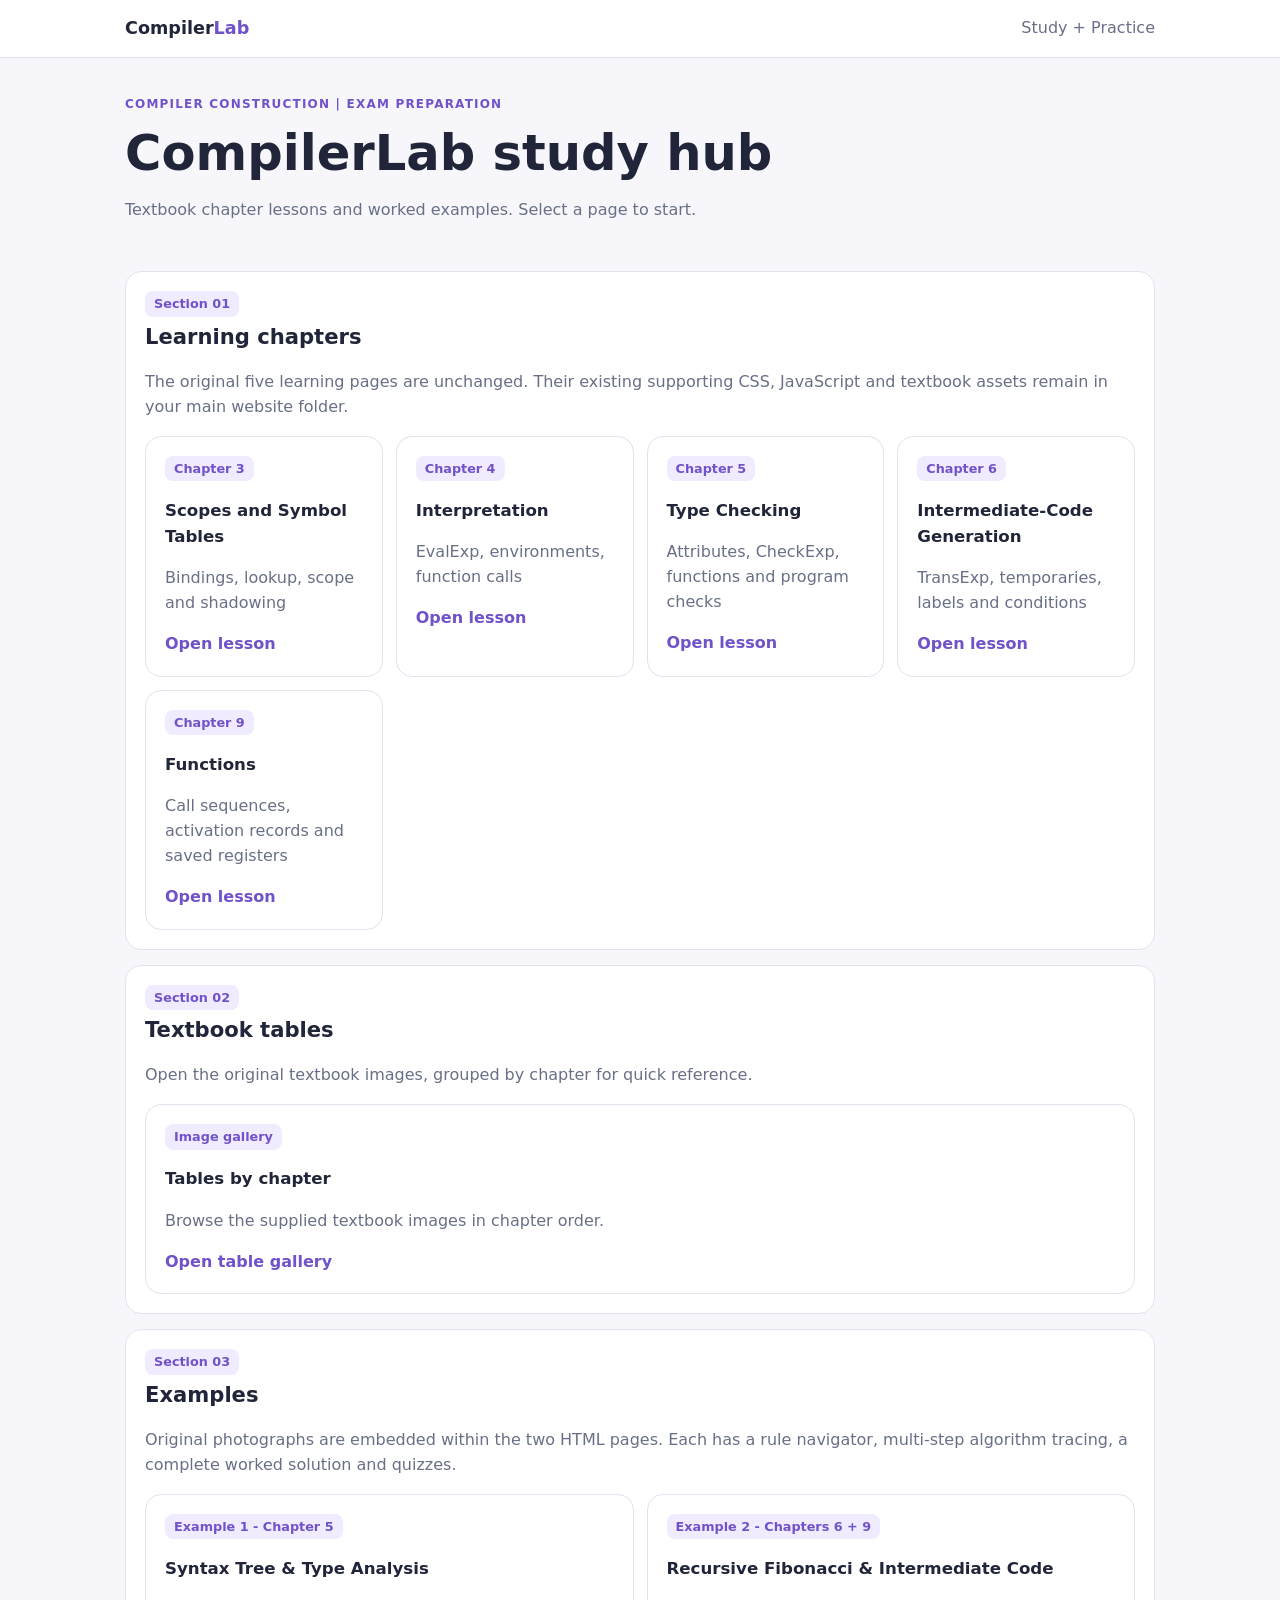
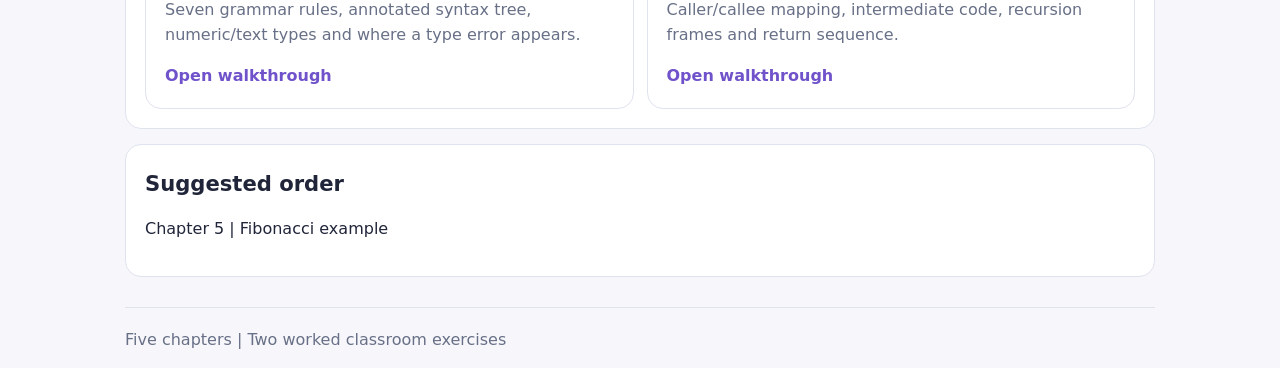
<file: index.html>
<!doctype html><html lang="en"><head><meta charset="utf-8"><meta name="viewport" content="width=device-width,initial-scale=1"><title>CompilerLab - Study Index</title><style>:root{--bg:#f7f7fb;--paper:#fff;--txt:#202539;--muted:#687087;--line:#dfe3ee;--accent:#7052ca;--soft:#f0ebff}*{box-sizing:border-box}body{margin:0;font:16px/1.55 system-ui,Segoe UI,sans-serif;background:var(--bg);color:var(--txt)}a{color:inherit;text-decoration:none}h1{font-size:clamp(2rem,6vw,3.1rem);line-height:1.12;margin:10px 0}h2{font-size:1.32rem;margin:4px 0 16px}h3{font-size:1.04rem}button,select{font:inherit;cursor:pointer}button:disabled{opacity:.35}.top{position:sticky;top:0;z-index:4;background:var(--paper);border-bottom:1px solid var(--line)}.bar,.wrap{max-width:1060px;margin:auto;padding:15px}.bar{display:flex;align-items:center;justify-content:space-between}.brand{font-weight:900;font-size:1.1rem}.brand b{color:var(--accent)}.hero{padding:18px 0}.kicker{color:var(--accent);font-weight:800;letter-spacing:.1em;text-transform:uppercase;font-size:.75rem}.muted{color:var(--muted)}.panel,.card{background:var(--paper);border:1px solid var(--line);border-radius:16px;padding:19px;margin:15px 0;min-width:0}.cards{display:grid;grid-template-columns:repeat(auto-fit,minmax(220px,1fr));gap:13px}.card{margin:0}.card:hover{border-color:var(--accent)}.pill{display:inline-block;padding:3px 9px;background:var(--soft);color:var(--accent);border-radius:8px;font-weight:800;font-size:.8rem}.nav{display:flex;gap:7px;flex-wrap:wrap;margin:15px 0}.nav a,.btn{border:1px solid var(--line);border-radius:10px;padding:9px 12px;background:var(--paper);display:inline-block;color:var(--txt);font-weight:700}.btn.main{background:var(--accent);color:white;border-color:var(--accent)}.two{display:grid;grid-template-columns:minmax(0,1.3fr) minmax(260px,.8fr);gap:14px}.photo{max-height:600px;object-fit:contain;width:100%;background:#fff;border-radius:8px}.sheet{cursor:zoom-in}.tip{padding:11px 14px;border-left:3px solid var(--accent);background:var(--soft);border-radius:6px}.caution{padding:11px 14px;border-left:3px solid #c48030;background:#fff4e5;border-radius:6px}code,pre{font-family:ui-monospace,Consolas,monospace}p code{background:var(--soft);padding:2px 4px}pre{white-space:pre;overflow-x:auto;border-radius:10px;background:#f0f1f8;padding:15px;font-size:.85rem;line-height:1.65}table{border-collapse:collapse;width:100%;font-size:.9rem}th,td{border-bottom:1px solid var(--line);padding:9px;text-align:left;vertical-align:top}th{background:#f7f5fe}.table{overflow:auto}.rule{display:block;width:100%;text-align:left;border-radius:10px;border:1px solid var(--line);background:white;margin:7px 0;padding:11px}.rule.active{background:var(--soft);border:2px solid var(--accent);padding:10px}.step{padding:17px;background:var(--soft);border:1px solid #cdc1f6;border-radius:14px;min-height:260px}.facts{display:grid;grid-template-columns:1fr 1fr;gap:9px}.fact{background:var(--paper);border:1px solid var(--line);padding:11px;border-radius:9px;overflow-wrap:anywhere}.fact strong{display:block;color:var(--accent);font-size:.78rem}.meter{display:flex;gap:3px;margin:12px 0}.dot{height:7px;flex:1;border:0;border-radius:9px;background:#ddd}.dot.done{background:var(--accent)}.dot.now{background:#178777}.controls{display:flex;justify-content:space-between;gap:10px;margin-top:14px}.question{padding:14px 0;border-bottom:1px solid var(--line)}.question label{display:block;border:1px solid var(--line);padding:8px;border-radius:9px;margin:5px 0}.question label:has(input:checked){background:var(--soft);border-color:var(--accent)}.feedback{font-size:.9rem;color:var(--muted);margin-top:6px}.zoom{position:fixed;inset:0;z-index:10;overflow:auto;padding:20px;background:#10131de9}.zoom img{width:min(100%,1100px);display:block;margin:auto}.hide{display:none}.footer{margin-top:30px;border-top:1px solid var(--line);padding-top:20px;color:var(--muted)}@media(max-width:700px){.two{grid-template-columns:1fr}.facts{grid-template-columns:1fr}.panel{padding:15px}.wrap{padding:12px}}</style></head><body><header class="top"><nav class="bar"><a class="brand" href="index.html">Compiler<b>Lab</b></a><span class="muted">Study + Practice</span></nav></header><main class="wrap"><section class="hero"><span class="kicker">Compiler Construction | Exam preparation</span><h1>CompilerLab study hub</h1><p class="muted">Textbook chapter lessons and worked examples. Select a page to start.</p></section><section class="panel"><span class="pill">Section 01</span><h2>Learning chapters</h2><p class="muted">The original five learning pages are unchanged. Their existing supporting CSS, JavaScript and textbook assets remain in your main website folder.</p><div class="cards"><a class="card" href="chapter3.html"><span class="pill">Chapter 3</span><h3>Scopes and Symbol Tables</h3><p class="muted">Bindings, lookup, scope and shadowing</p><strong style="color:var(--accent)">Open lesson</strong></a><a class="card" href="chapter4.html"><span class="pill">Chapter 4</span><h3>Interpretation</h3><p class="muted">EvalExp, environments, function calls</p><strong style="color:var(--accent)">Open lesson</strong></a><a class="card" href="chapter5.html"><span class="pill">Chapter 5</span><h3>Type Checking</h3><p class="muted">Attributes, CheckExp, functions and program checks</p><strong style="color:var(--accent)">Open lesson</strong></a><a class="card" href="chapter6.html"><span class="pill">Chapter 6</span><h3>Intermediate-Code Generation</h3><p class="muted">TransExp, temporaries, labels and conditions</p><strong style="color:var(--accent)">Open lesson</strong></a><a class="card" href="chapter9.html"><span class="pill">Chapter 9</span><h3>Functions</h3><p class="muted">Call sequences, activation records and saved registers</p><strong style="color:var(--accent)">Open lesson</strong></a></div></section><section class="panel"><span class="pill">Section 02</span><h2>Textbook tables</h2><p class="muted">Open the original textbook images, grouped by chapter for quick reference.</p><div class="cards"><a class="card" href="tables.html"><span class="pill">Image gallery</span><h3>Tables by chapter</h3><p class="muted">Browse the supplied textbook images in chapter order.</p><strong style="color:var(--accent)">Open table gallery</strong></a></div></section><section class="panel"><span class="pill">Section 03</span><h2>Examples</h2><p class="muted">Original photographs are embedded within the two HTML pages. Each has a rule navigator, multi-step algorithm tracing, a complete worked solution and quizzes.</p><div class="cards"><a class="card" href="exercise-type-analysis.html"><span class="pill">Example 1 - Chapter 5</span><h3>Syntax Tree & Type Analysis</h3><p class="muted">Seven grammar rules, annotated syntax tree, numeric/text types and where a type error appears.</p><strong style="color:var(--accent)">Open walkthrough</strong></a><a class="card" href="exercise-fibonacci-calls.html"><span class="pill">Example 2 - Chapters 6 + 9</span><h3>Recursive Fibonacci & Intermediate Code</h3><p class="muted">Caller/callee mapping, intermediate code, recursion frames and return sequence.</p><strong style="color:var(--accent)">Open walkthrough</strong></a></div></section><section class="panel"><h2>Suggested order</h2><p><a href="chapter5.html">Chapter 5</a> | <a href="exercise-fibonacci-calls.html">Fibonacci example</a></p></section><footer class="footer">Five chapters | Two worked classroom exercises</footer></main></body></html>
</file>
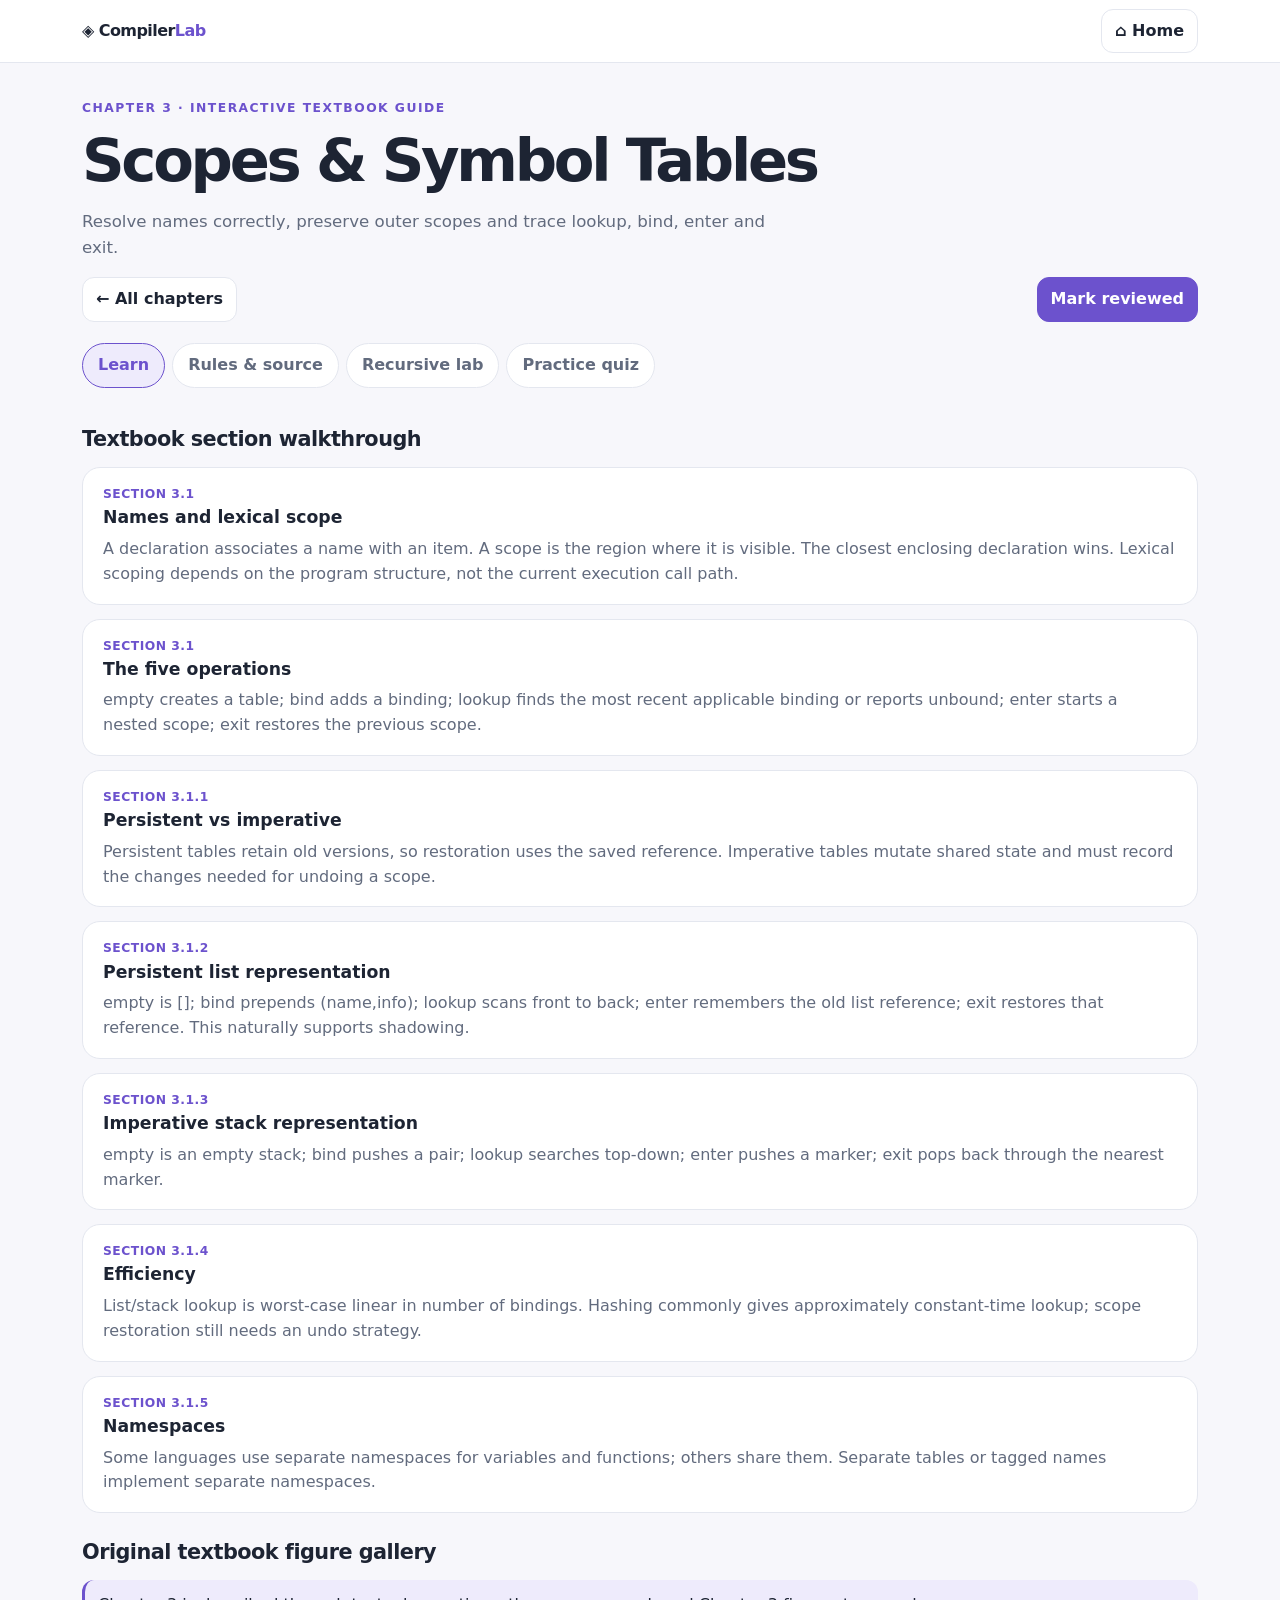
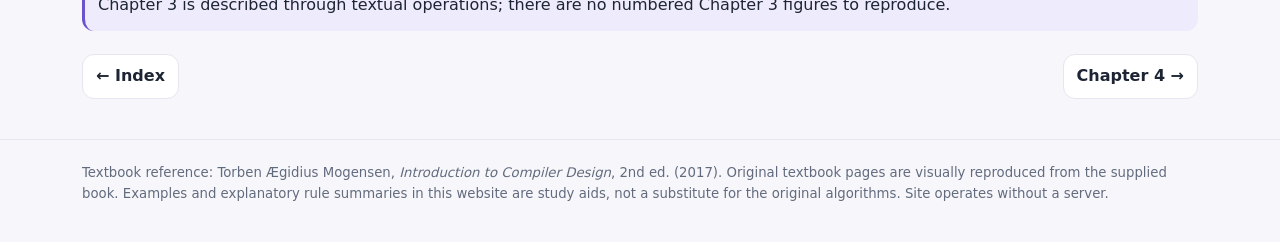
<file: chapter3.html>
<!doctype html><html lang="en"><head><meta charset="utf-8"><meta name="viewport" content="width=device-width,initial-scale=1"><meta name="theme-color" content="#6c52cd"><meta name="description" content="Interactive Compiler Construction Chapter 3 study guide"><title>Chapter 3 — Scopes & Symbol Tables | CompilerLab</title><link rel="stylesheet" href="style.css"></head><body data-chapter="3"><script src="data.js"></script><script src="app.js"></script></body></html>
</file>
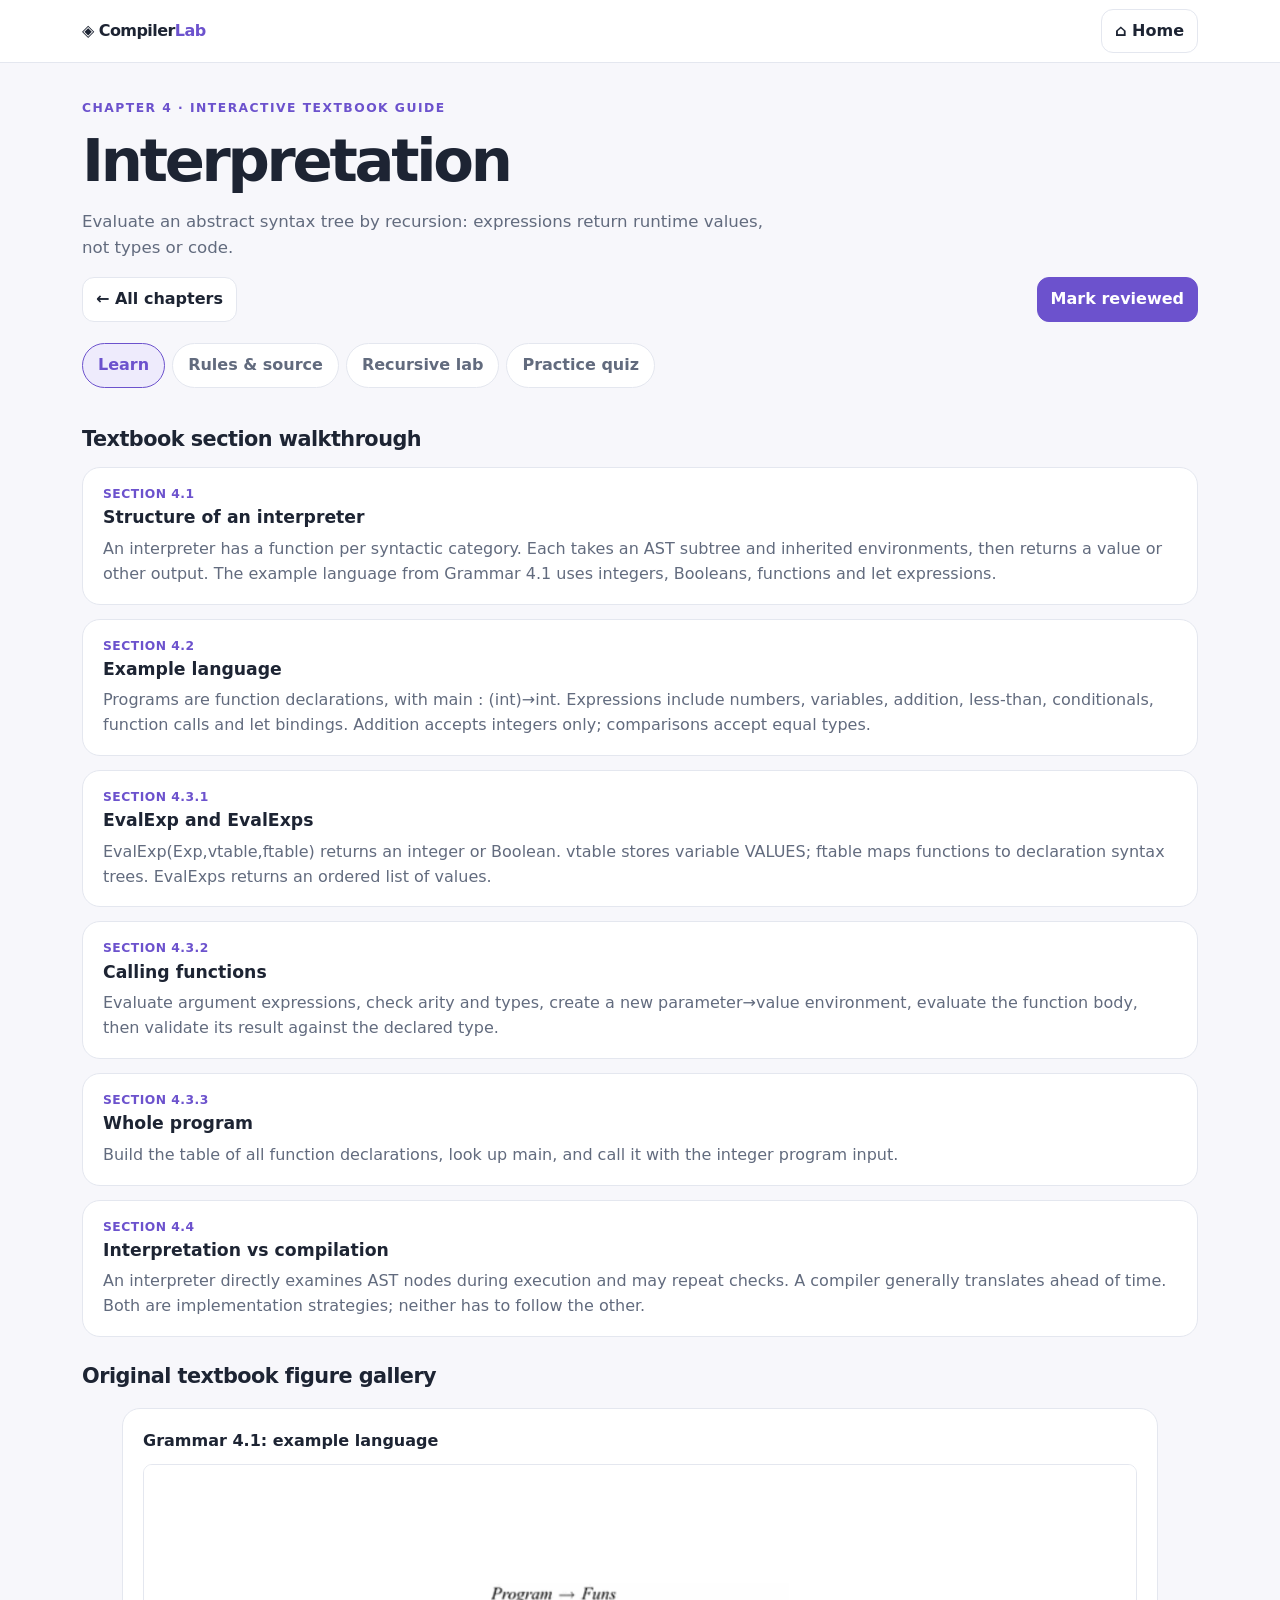
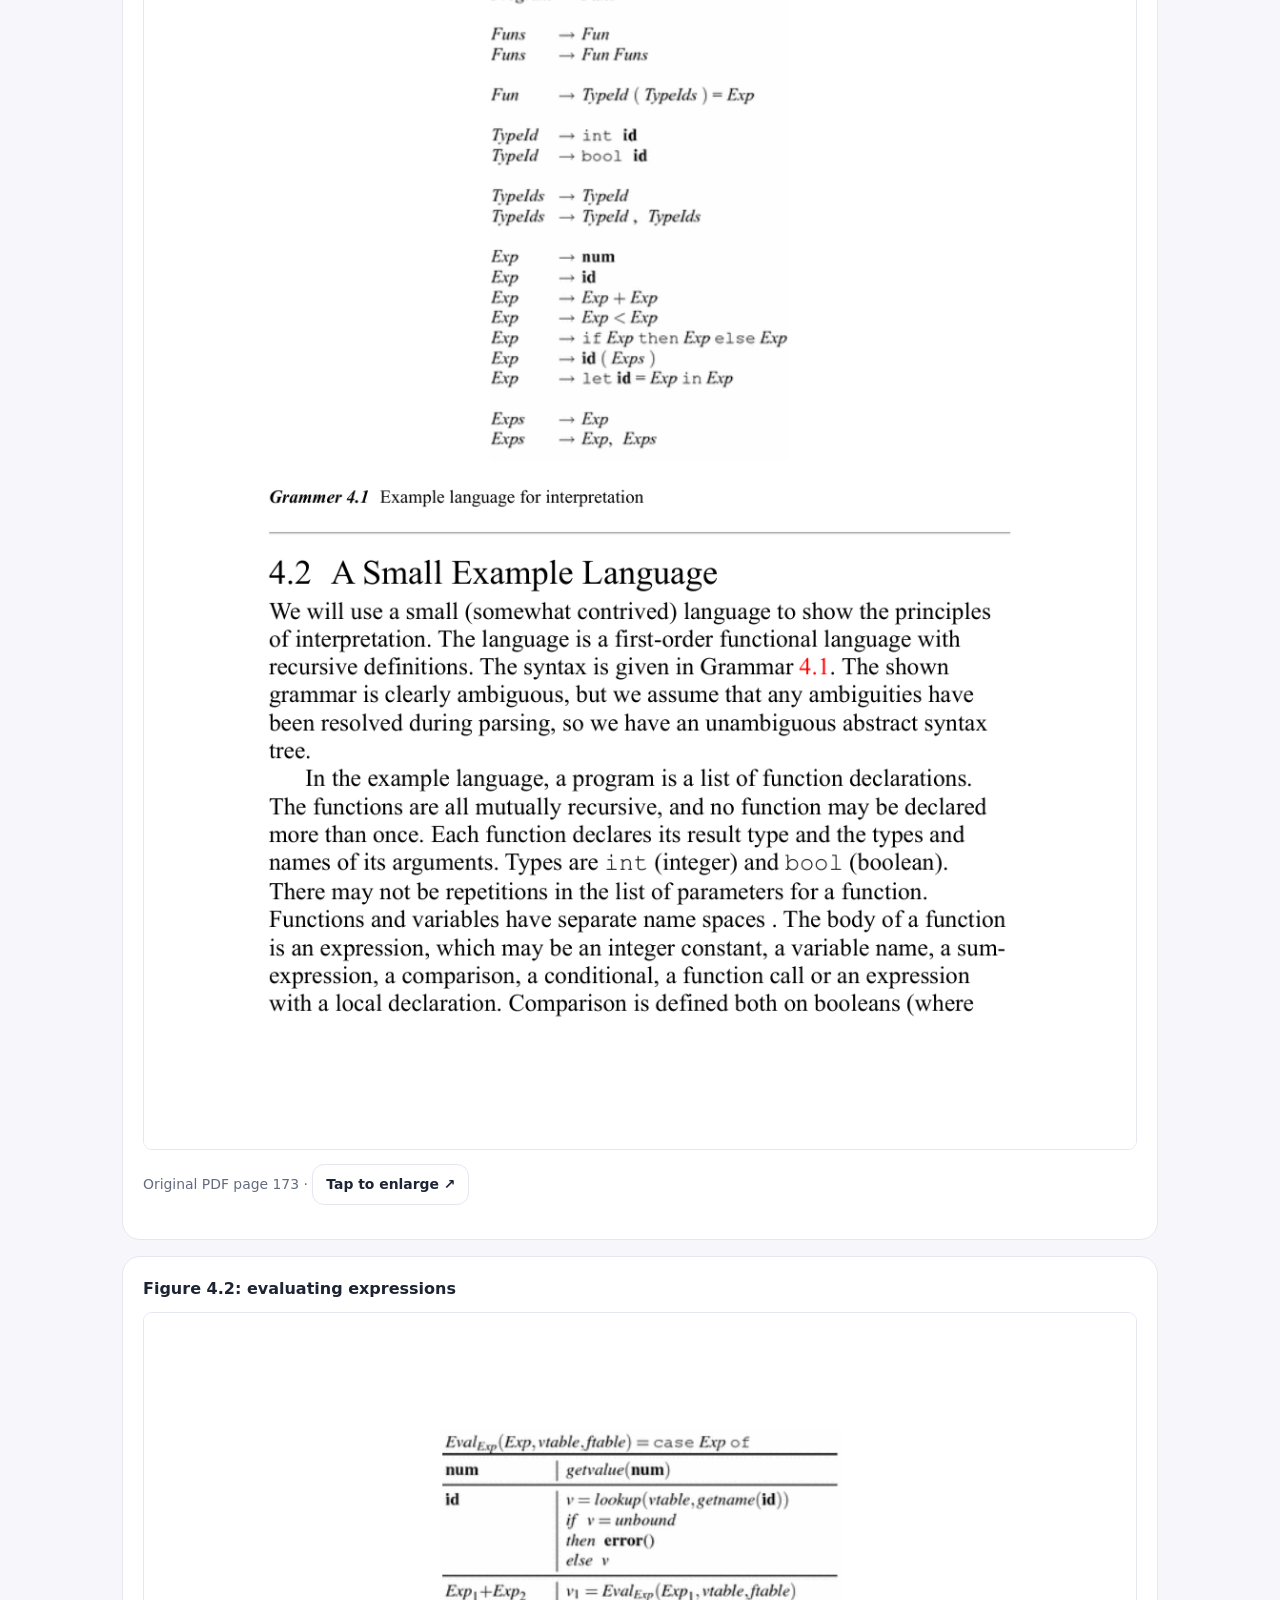
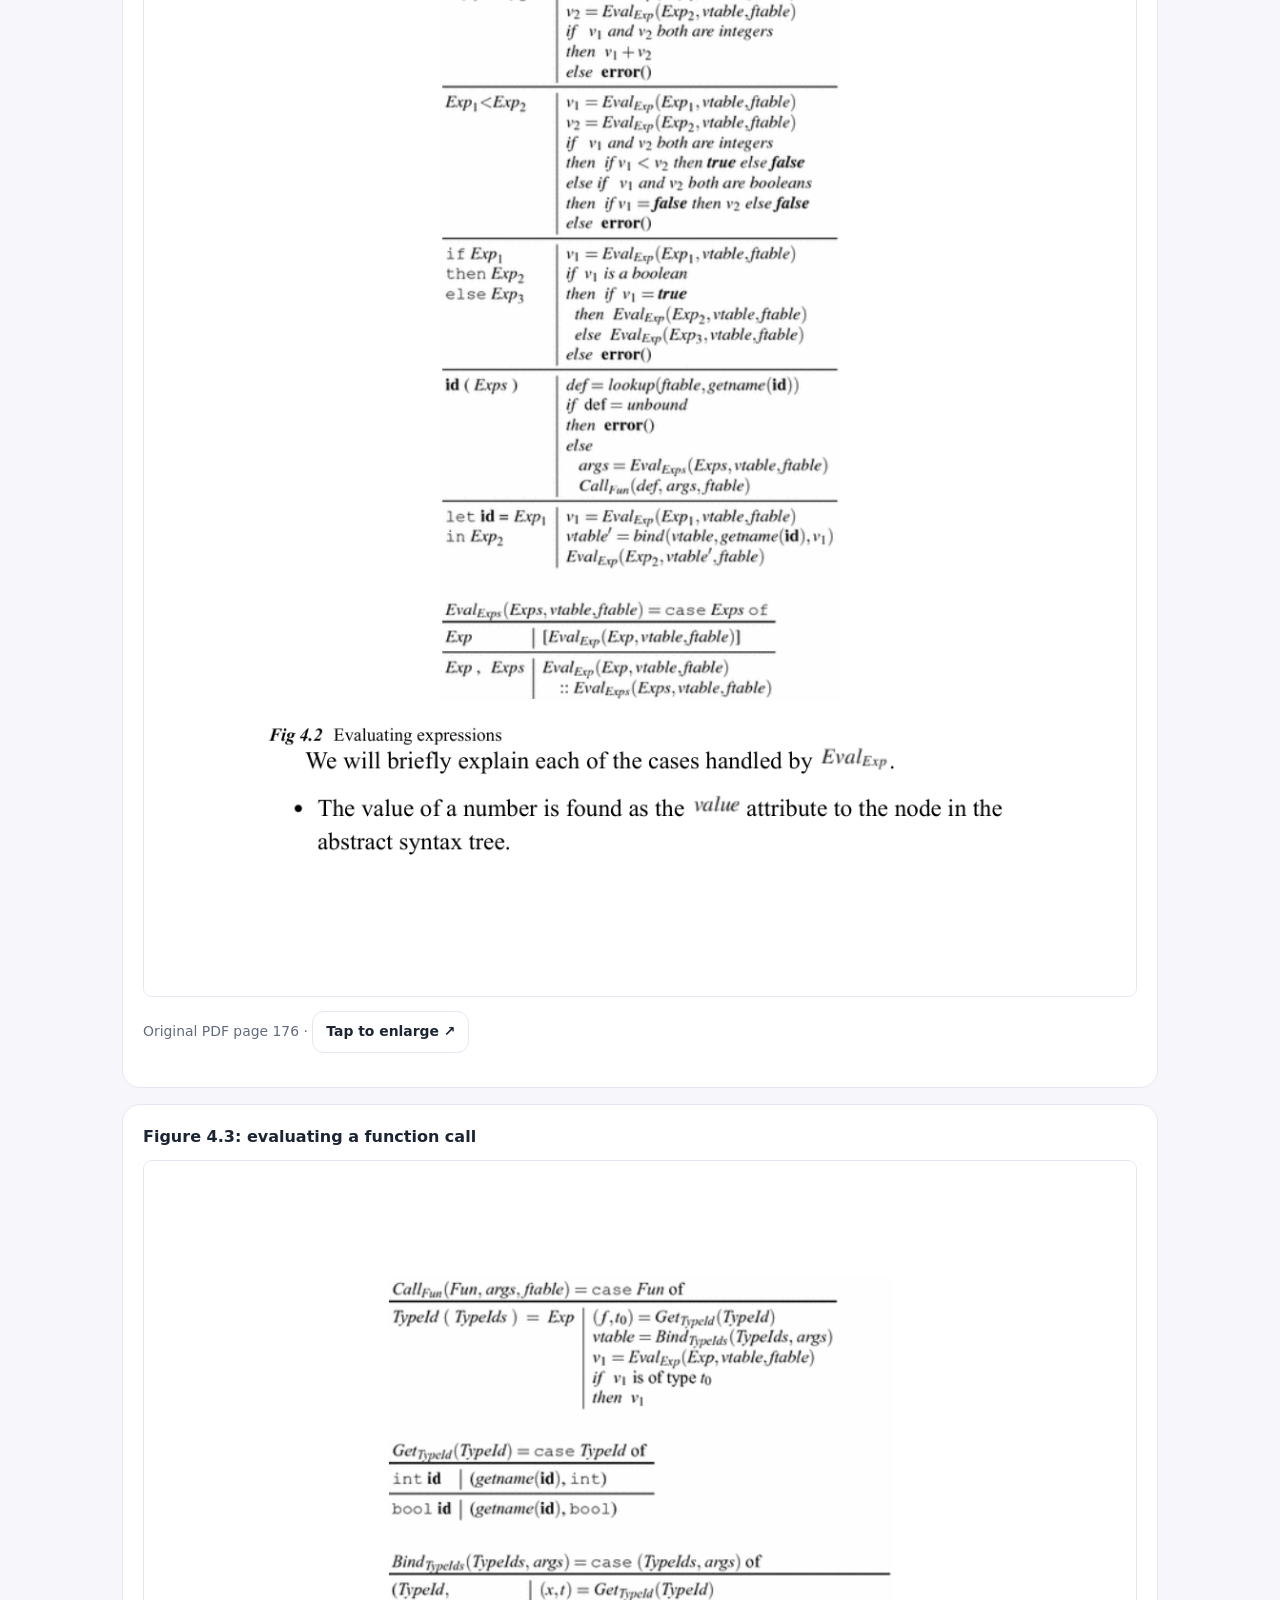
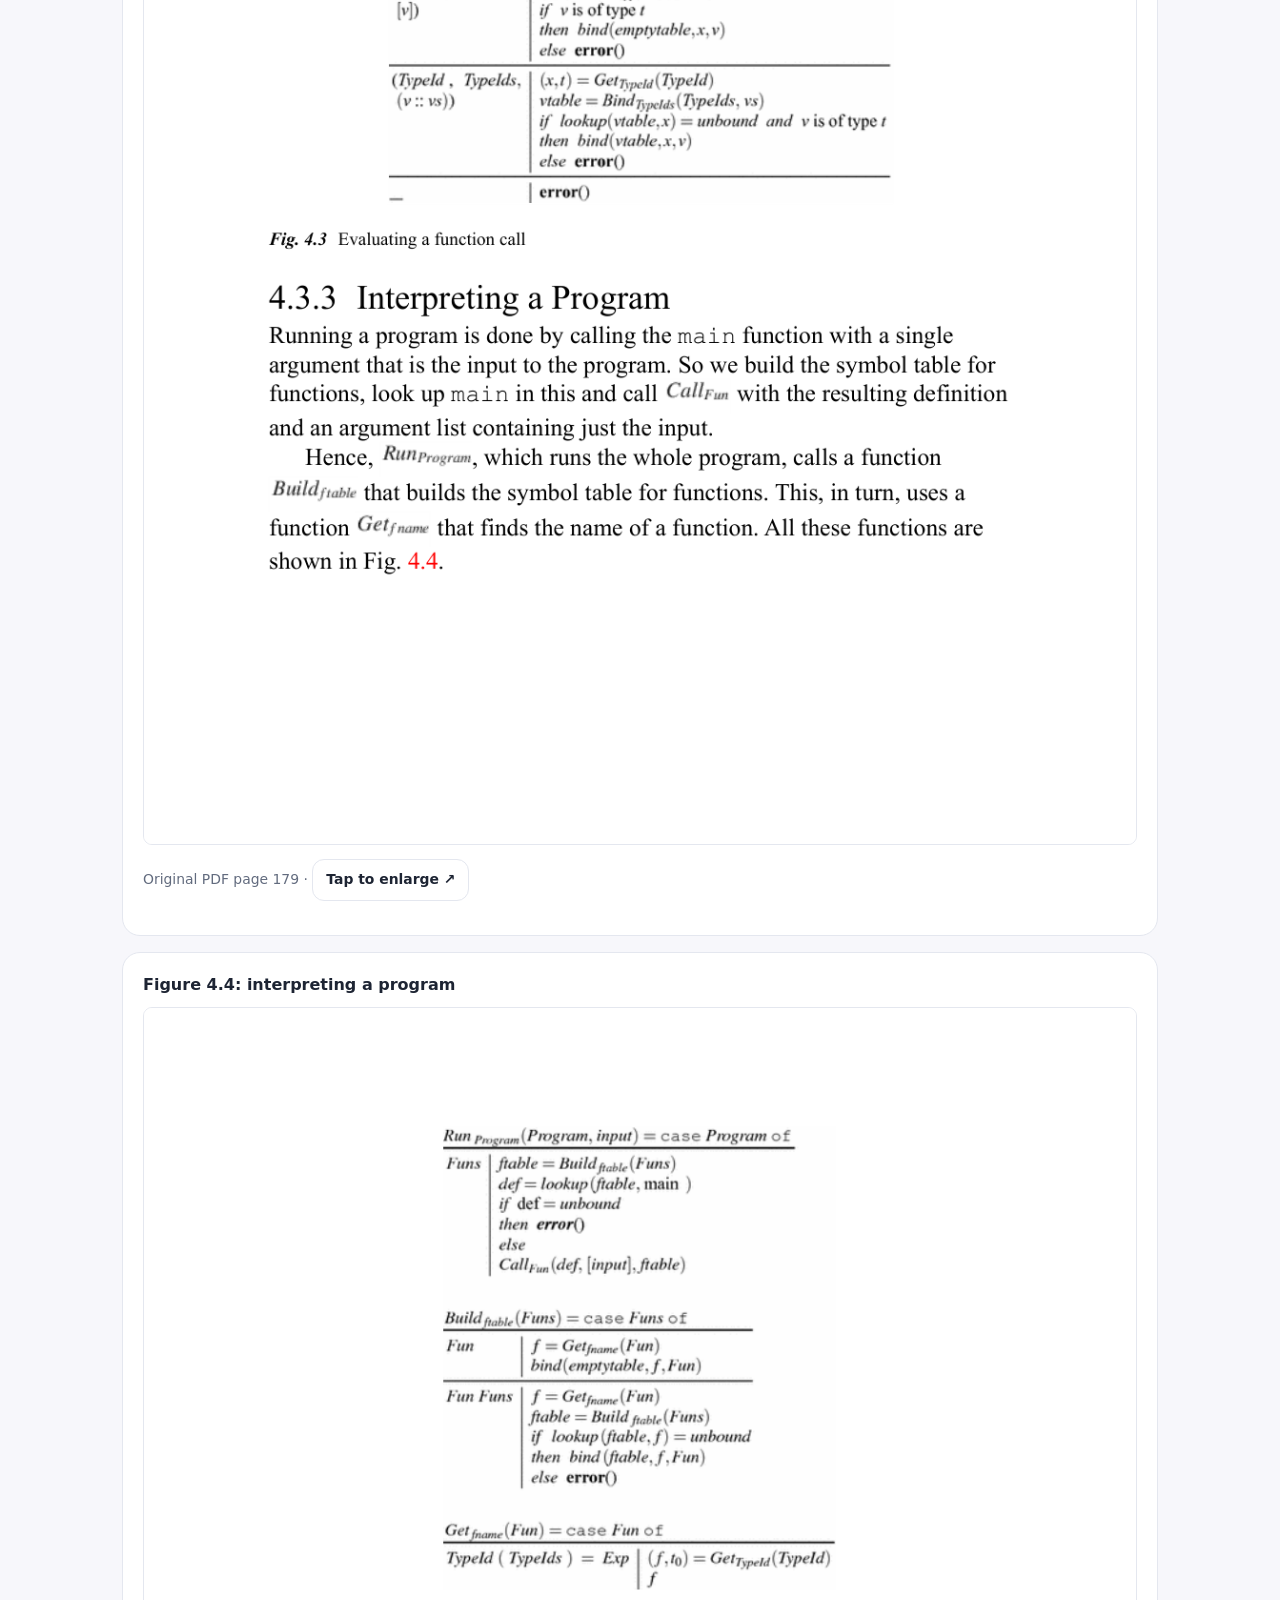
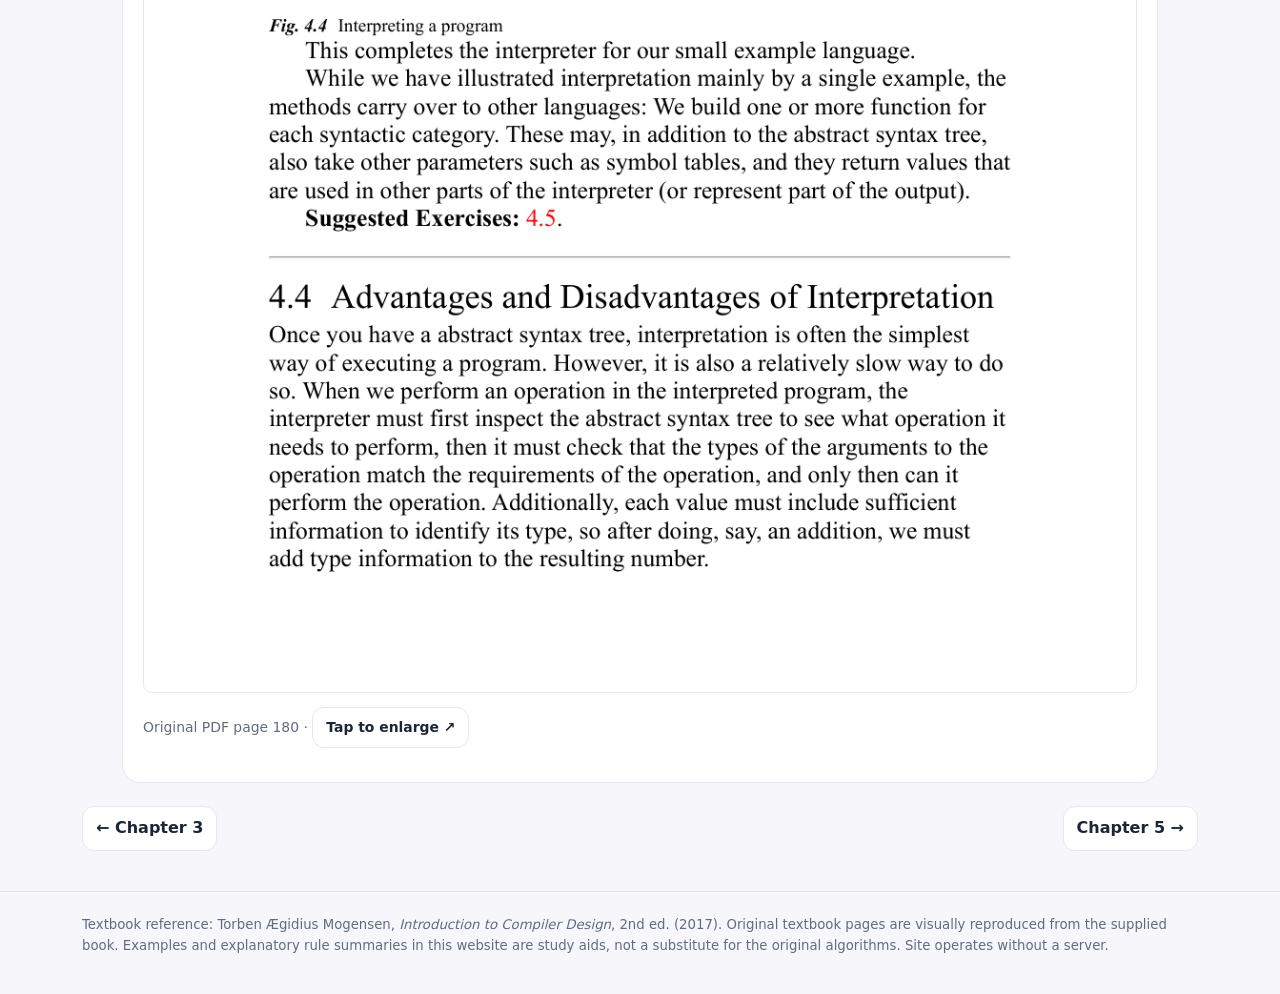
<file: chapter4.html>
<!doctype html><html lang="en"><head><meta charset="utf-8"><meta name="viewport" content="width=device-width,initial-scale=1"><meta name="theme-color" content="#6c52cd"><meta name="description" content="Interactive Compiler Construction Chapter 4 study guide"><title>Chapter 4 — Interpretation | CompilerLab</title><link rel="stylesheet" href="style.css"></head><body data-chapter="4"><script src="data.js"></script><script src="app.js"></script></body></html>
</file>
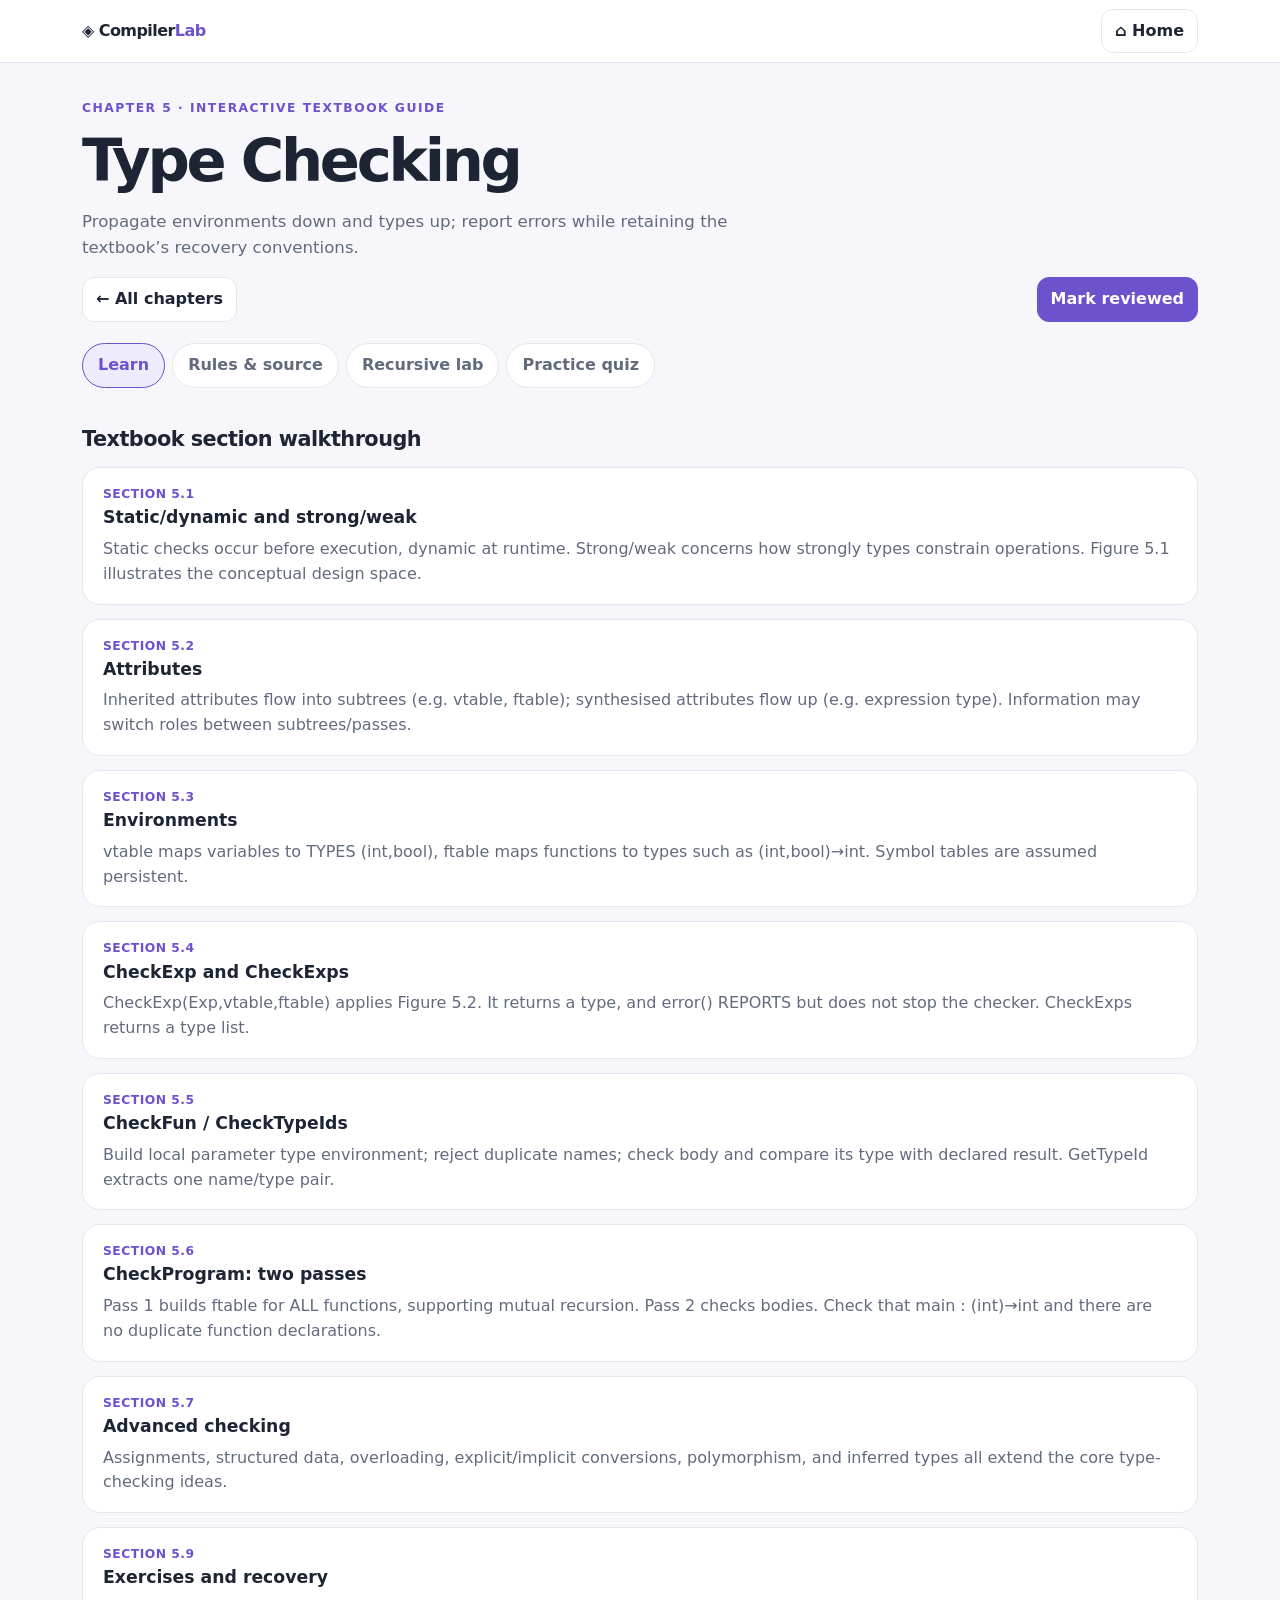
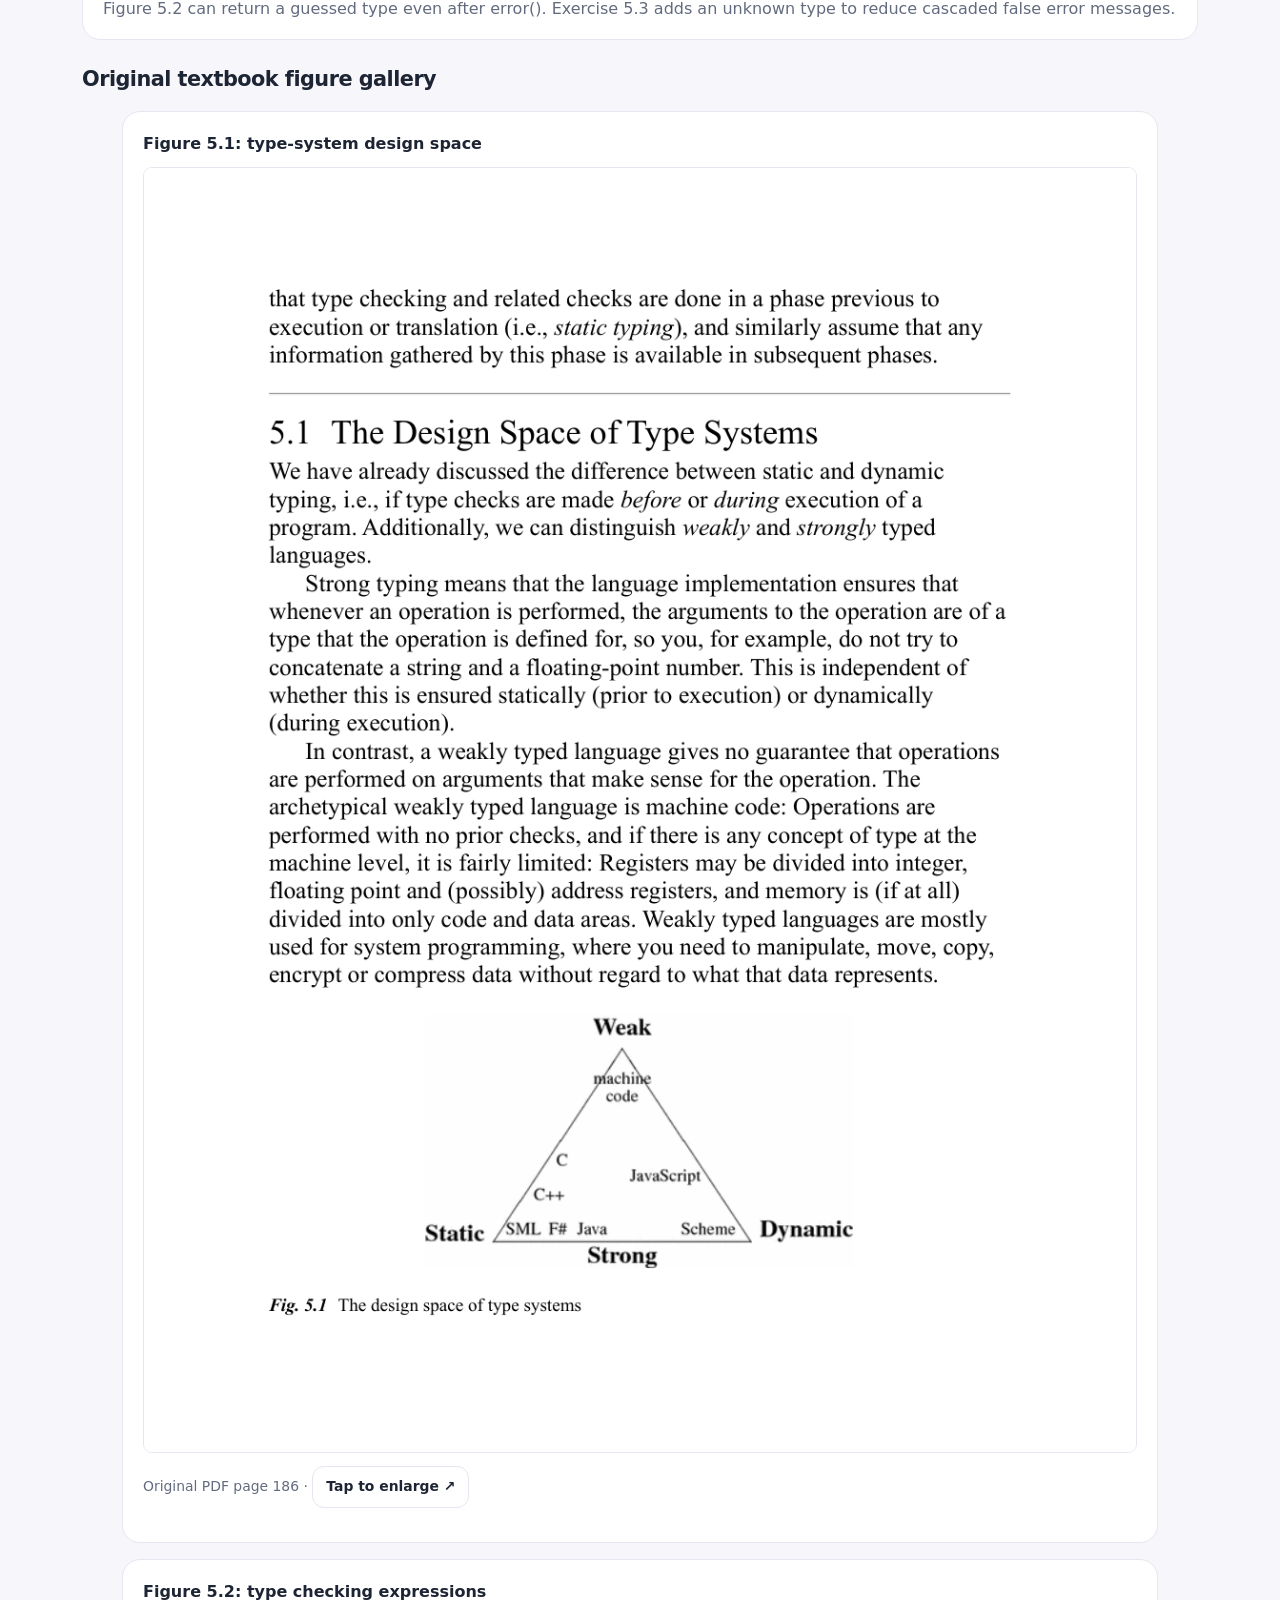
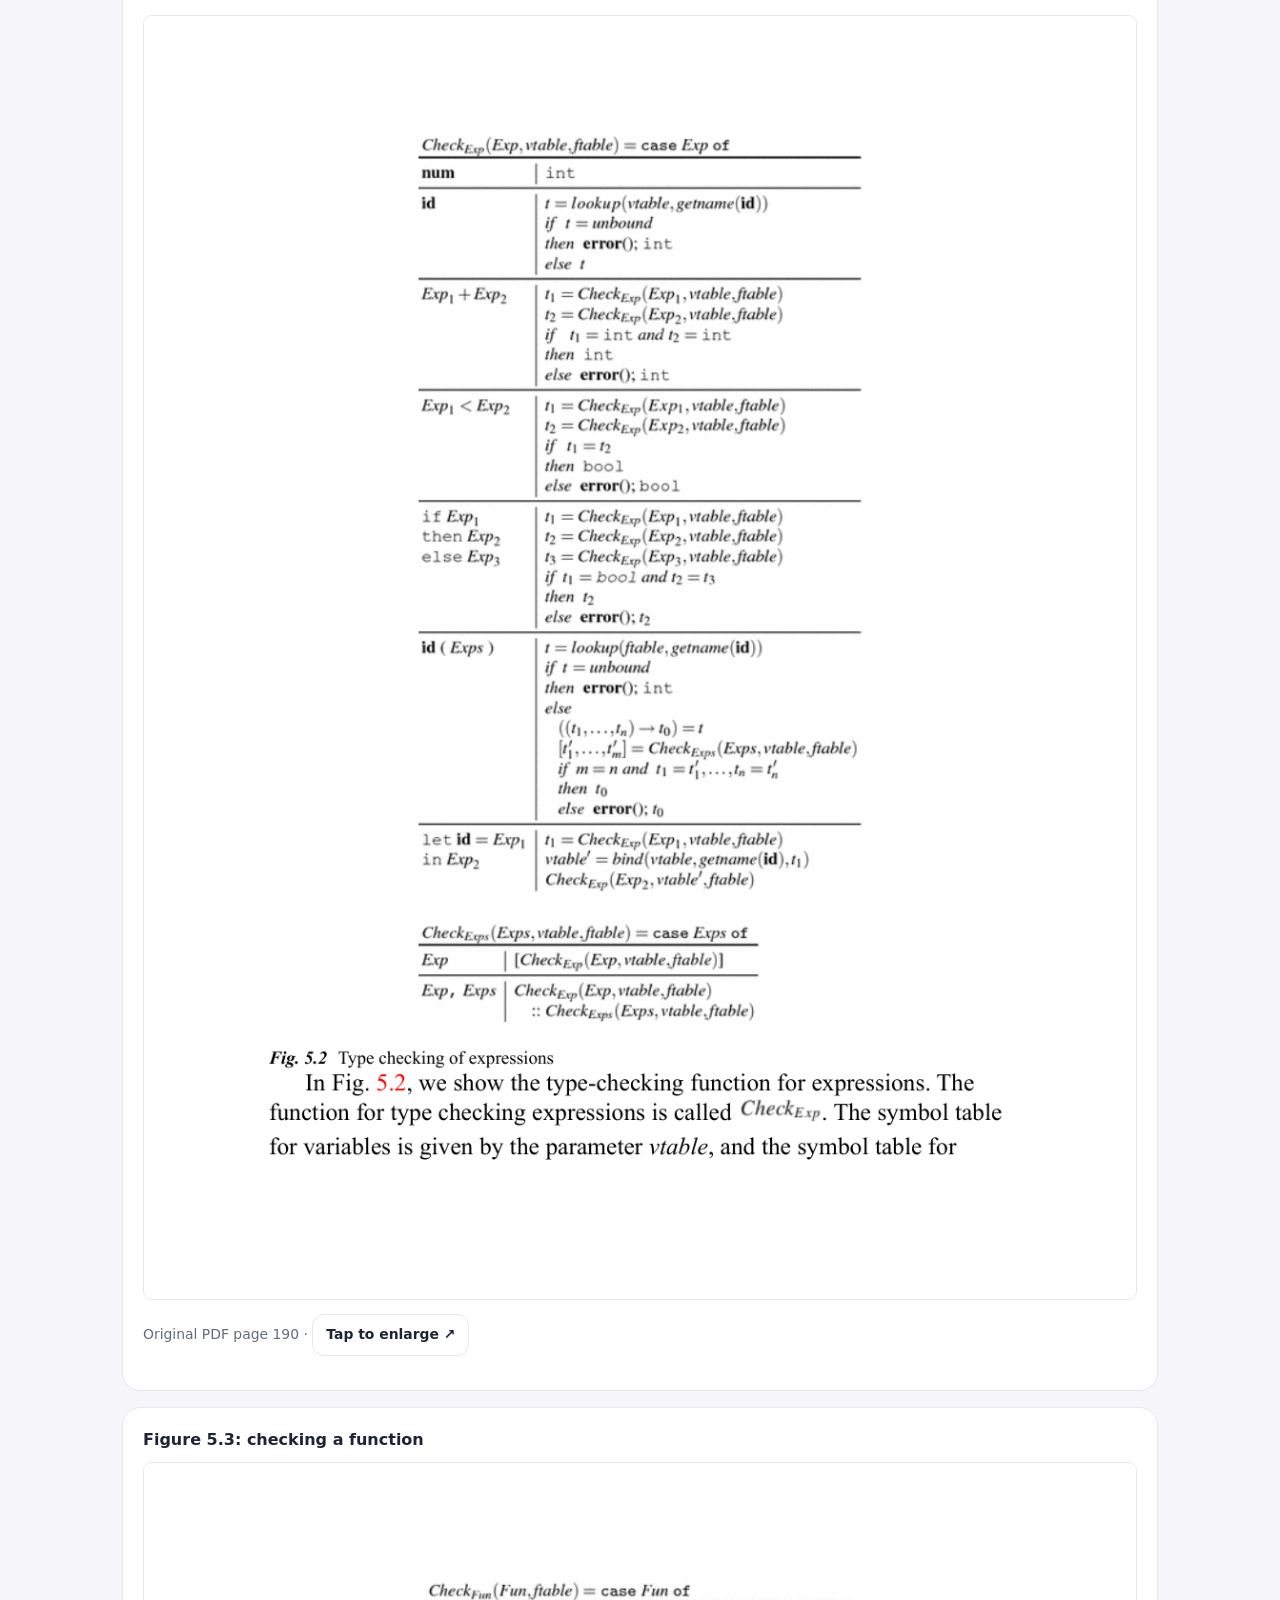
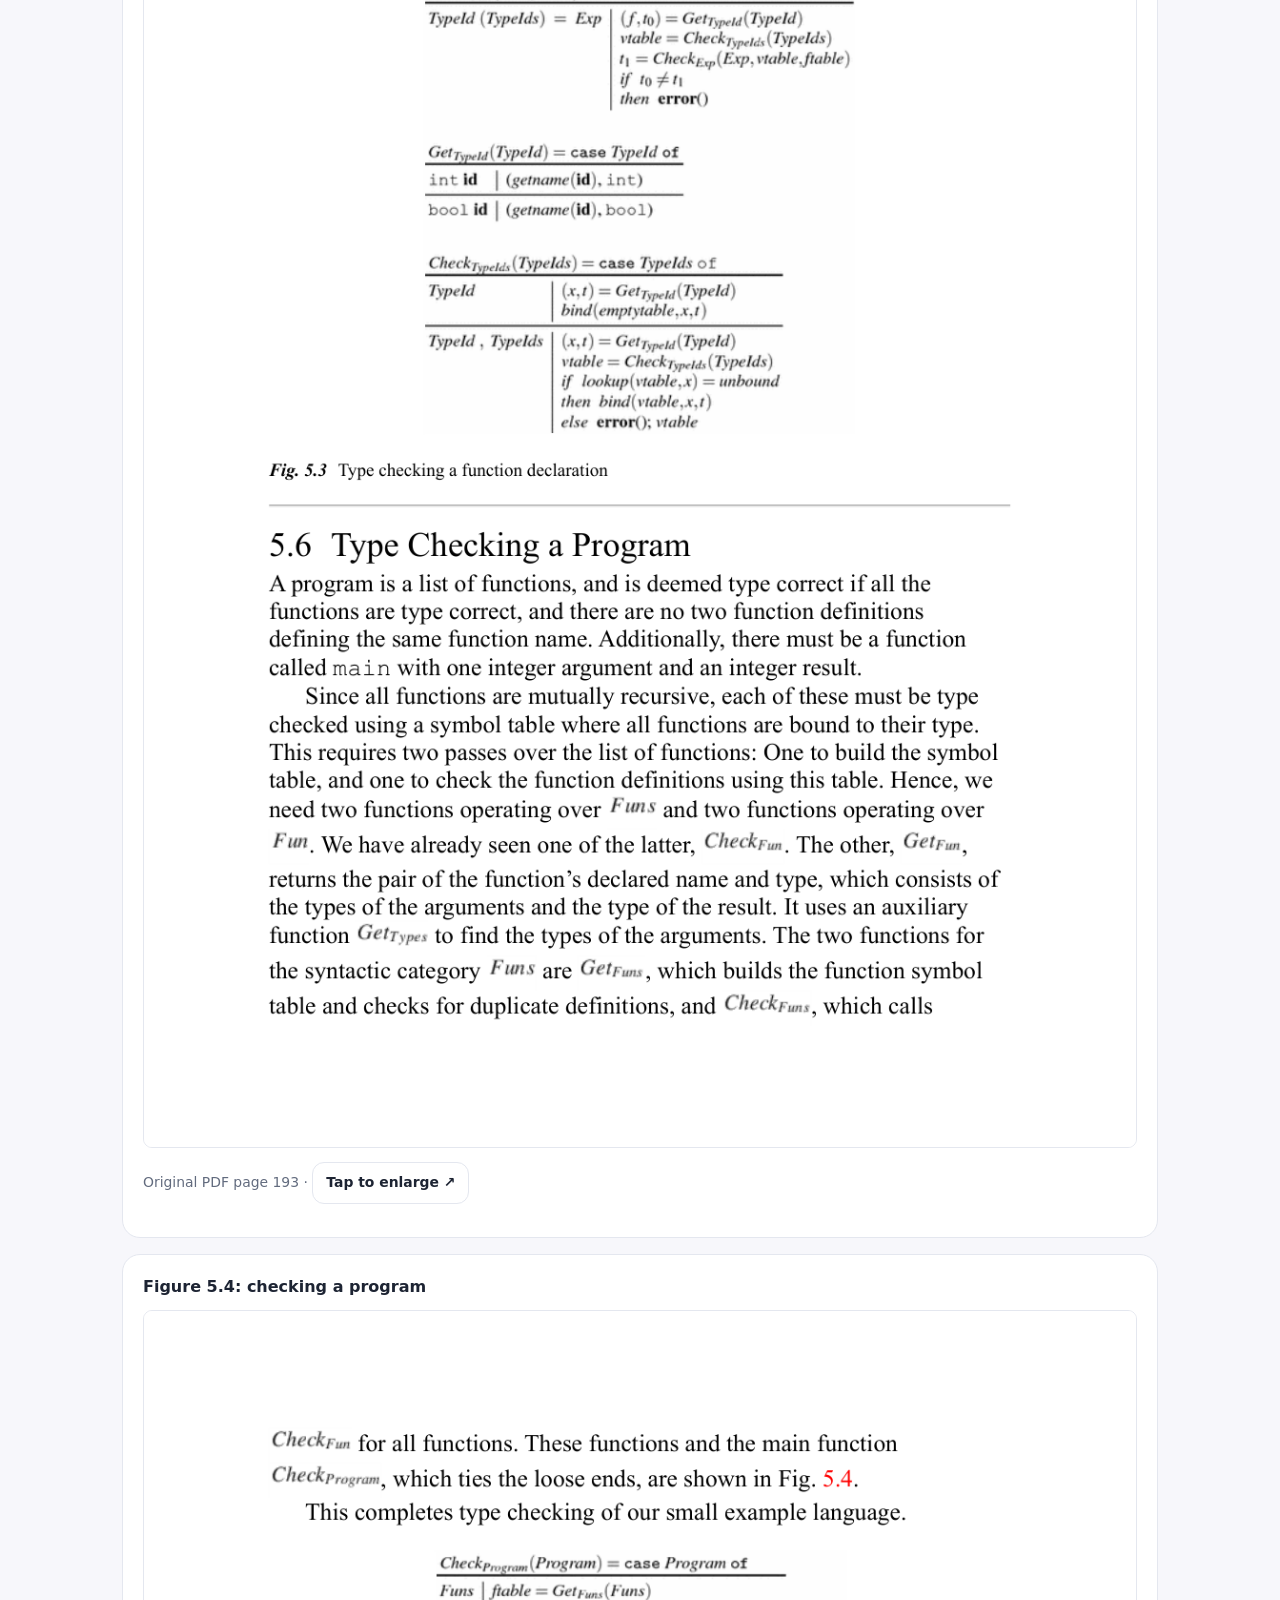
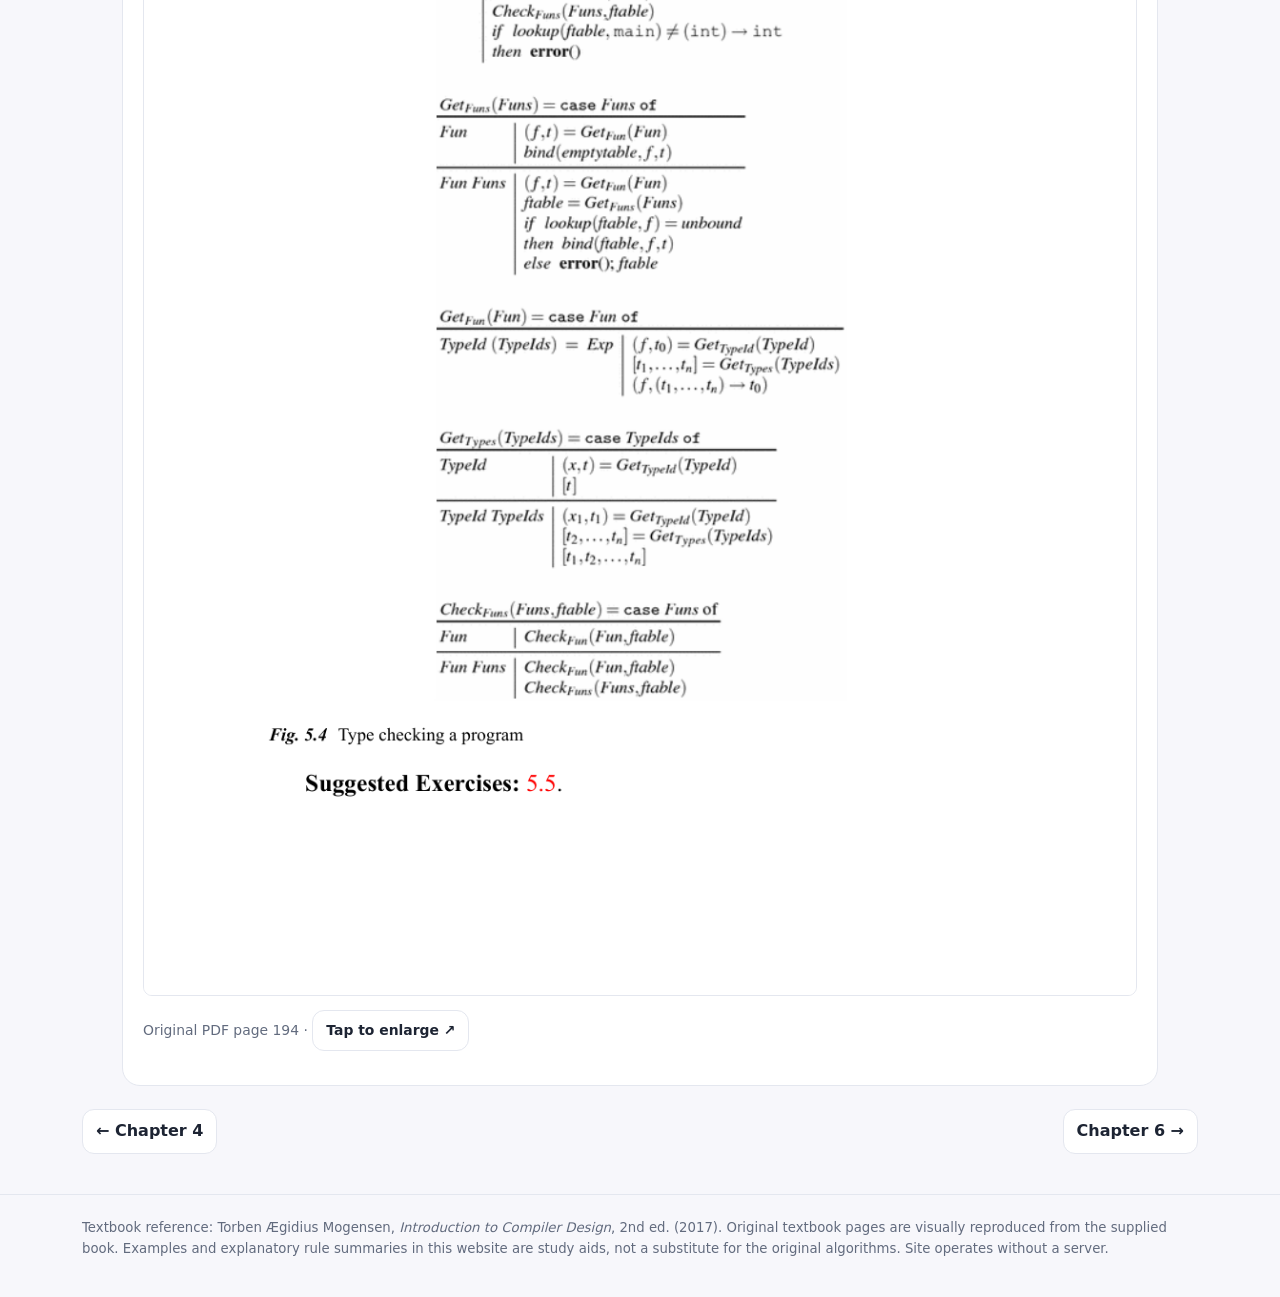
<file: chapter5.html>
<!doctype html><html lang="en"><head><meta charset="utf-8"><meta name="viewport" content="width=device-width,initial-scale=1"><meta name="theme-color" content="#6c52cd"><meta name="description" content="Interactive Compiler Construction Chapter 5 study guide"><title>Chapter 5 — Type Checking | CompilerLab</title><link rel="stylesheet" href="style.css"></head><body data-chapter="5"><script src="data.js"></script><script src="app.js"></script></body></html>
</file>
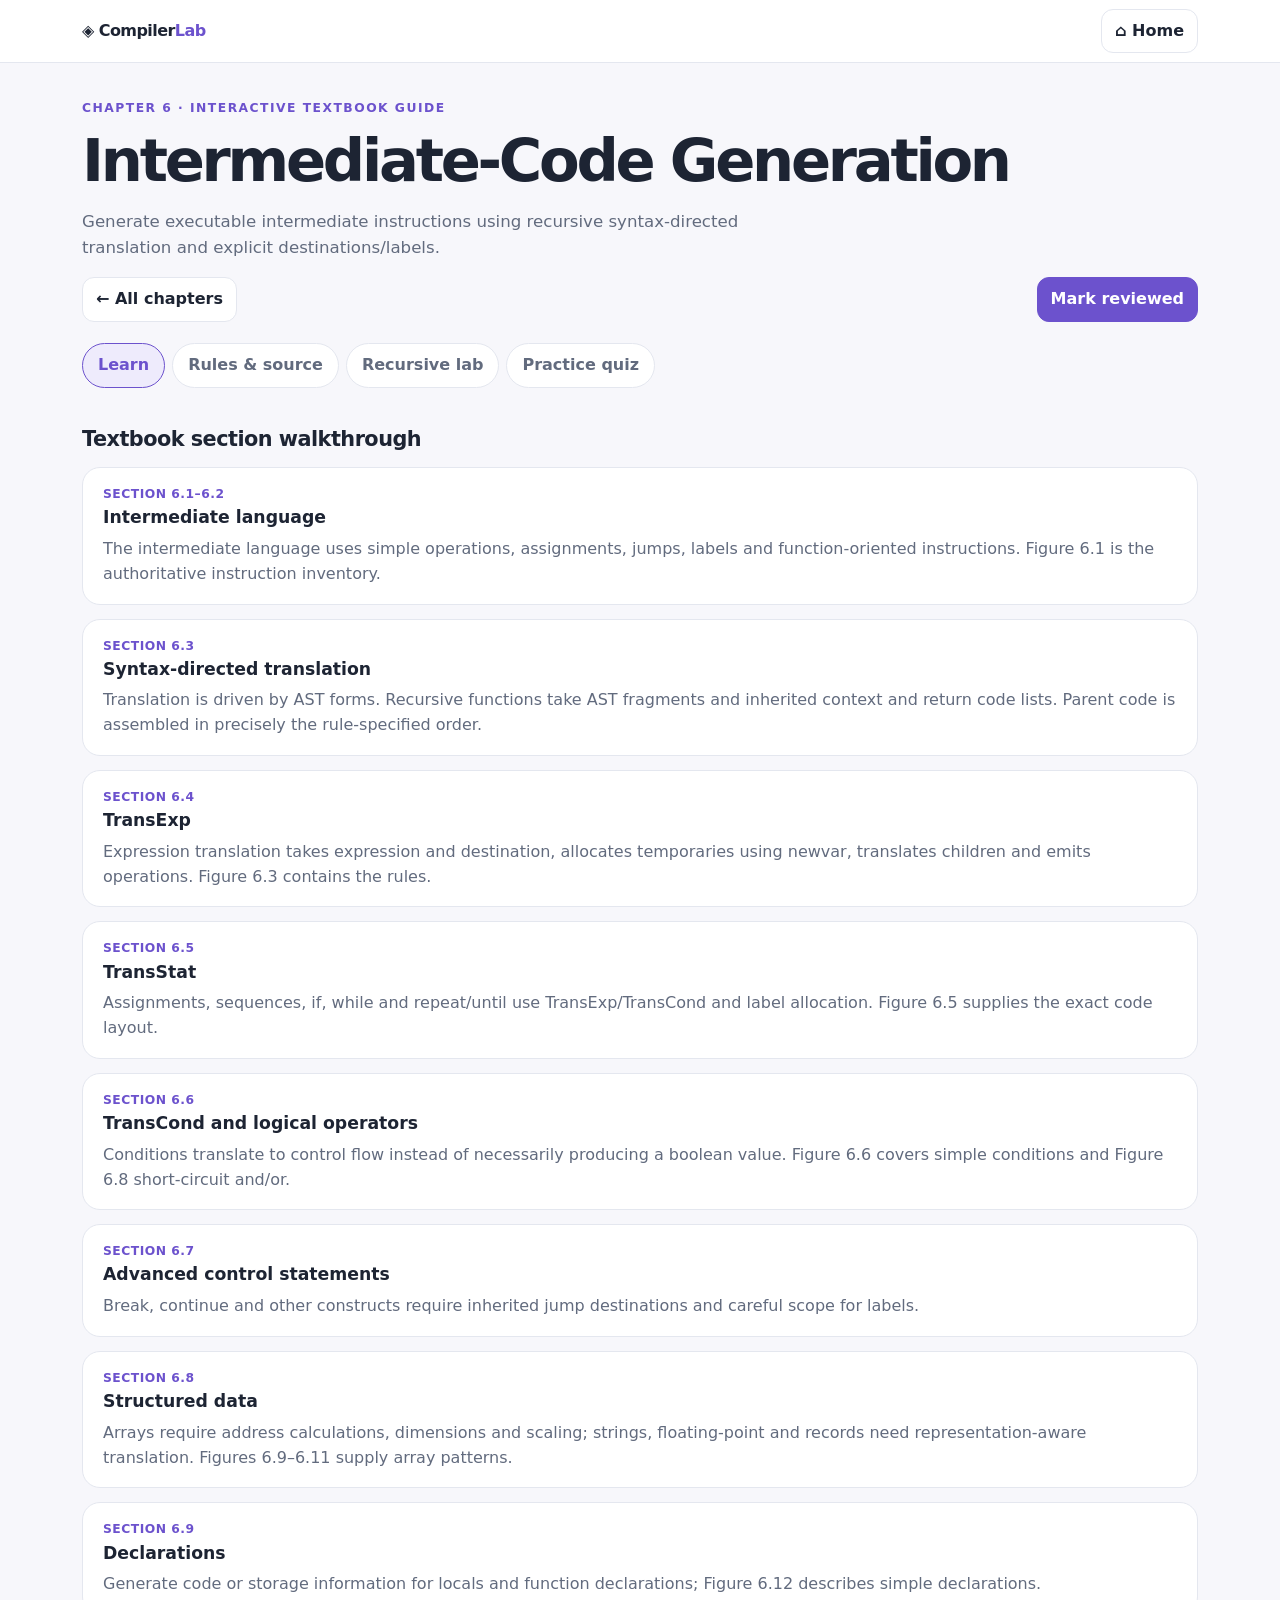
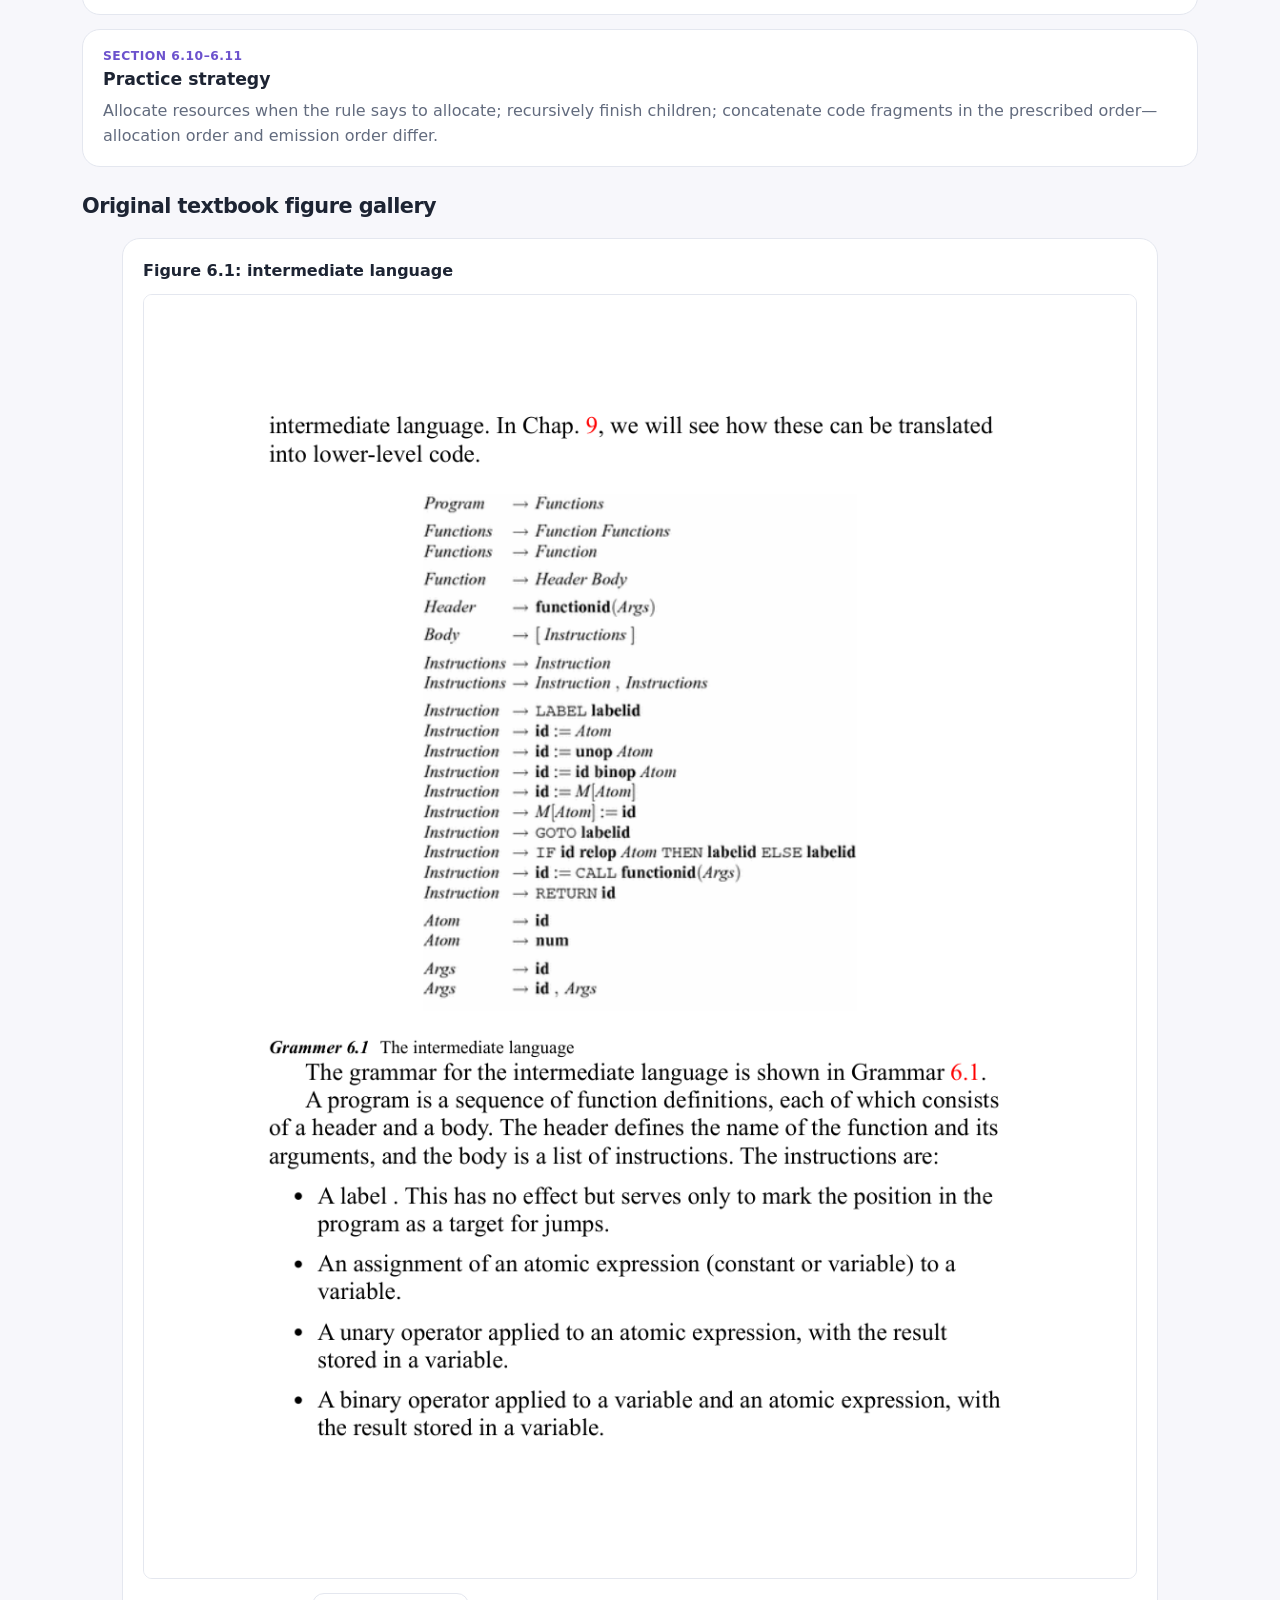
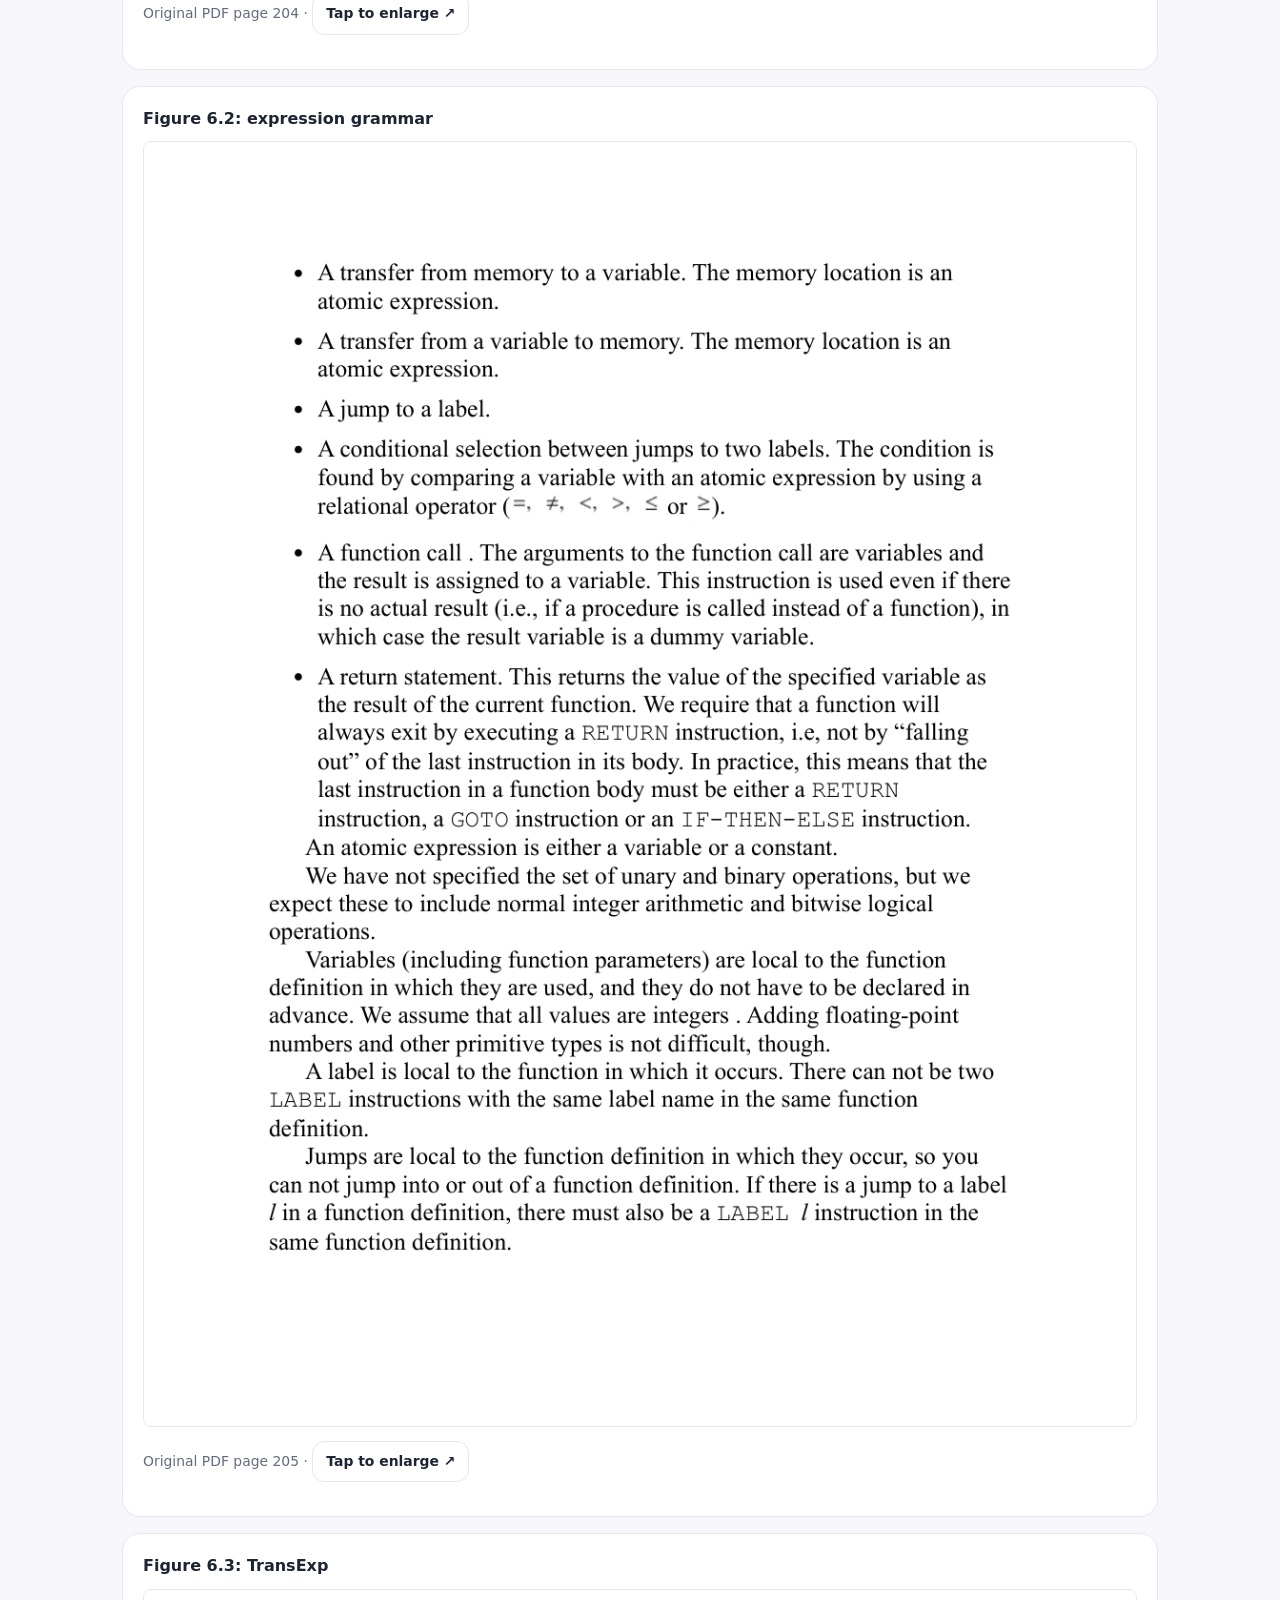
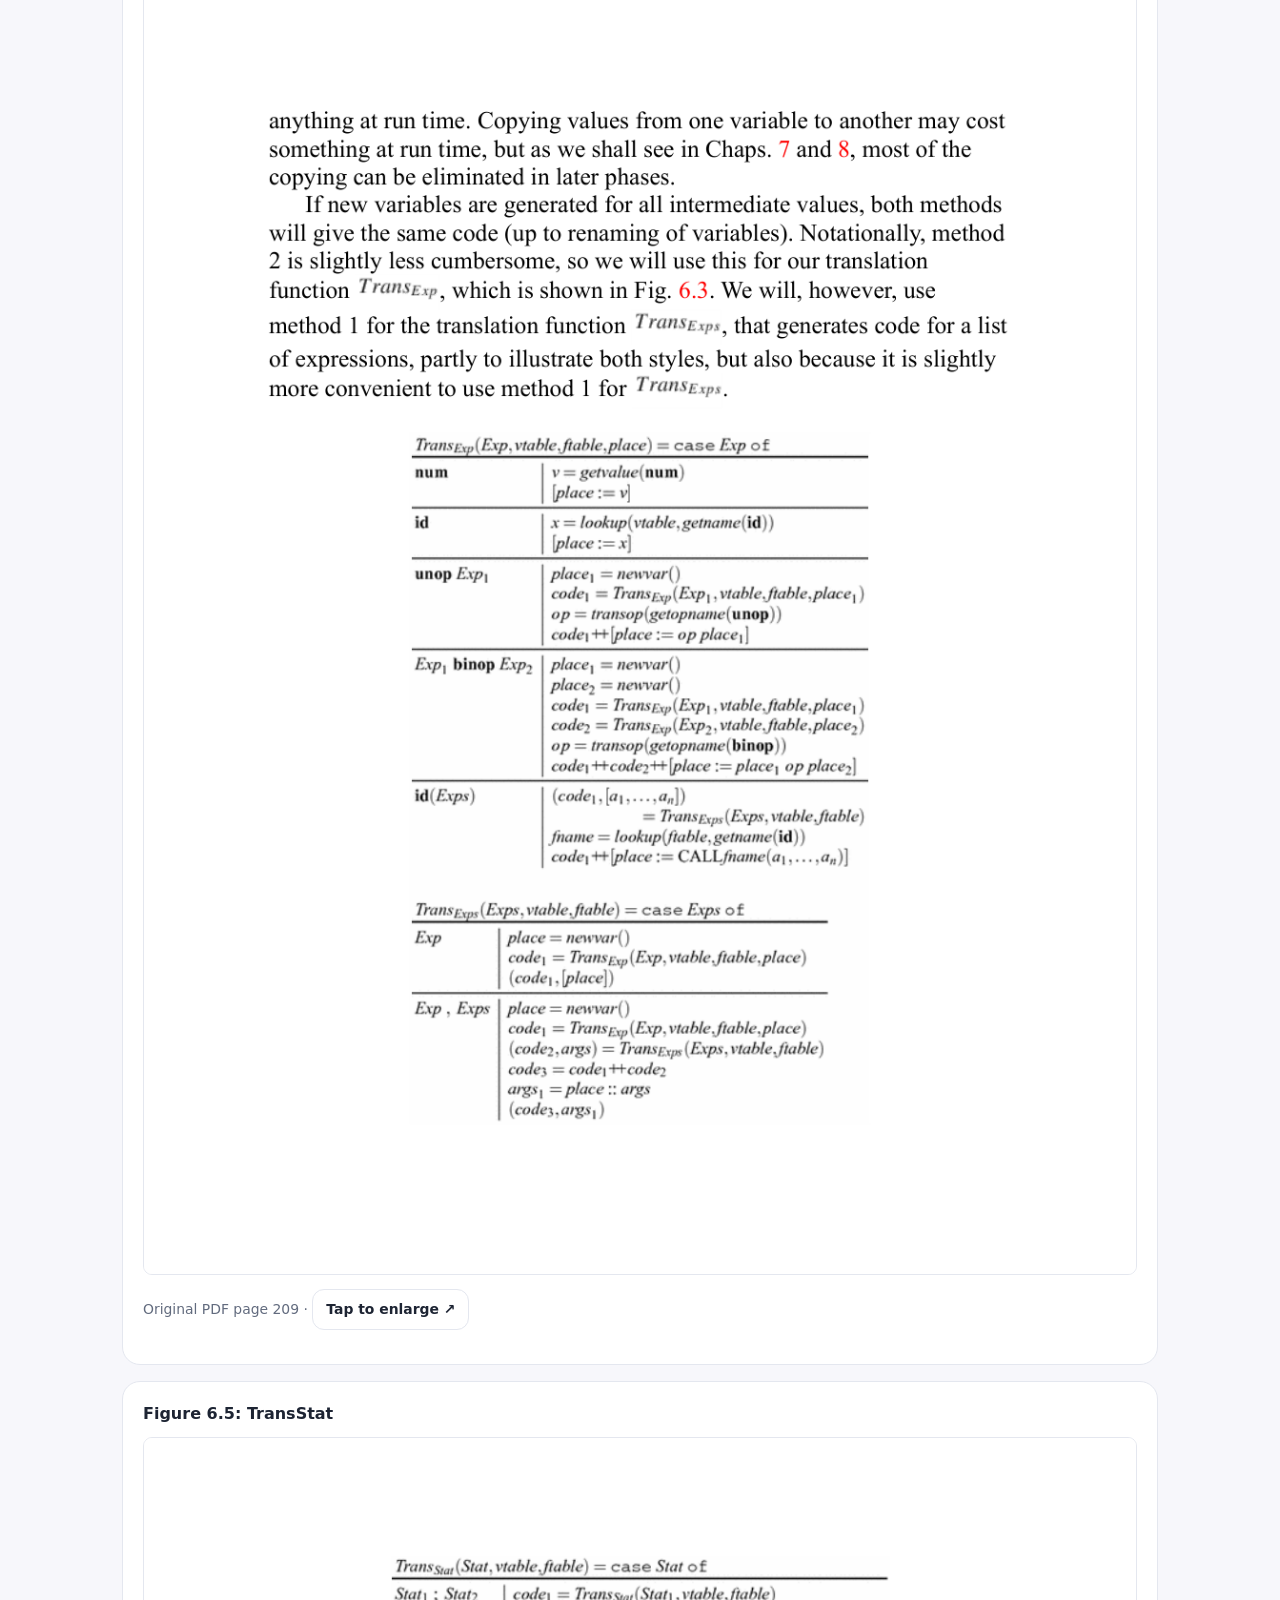
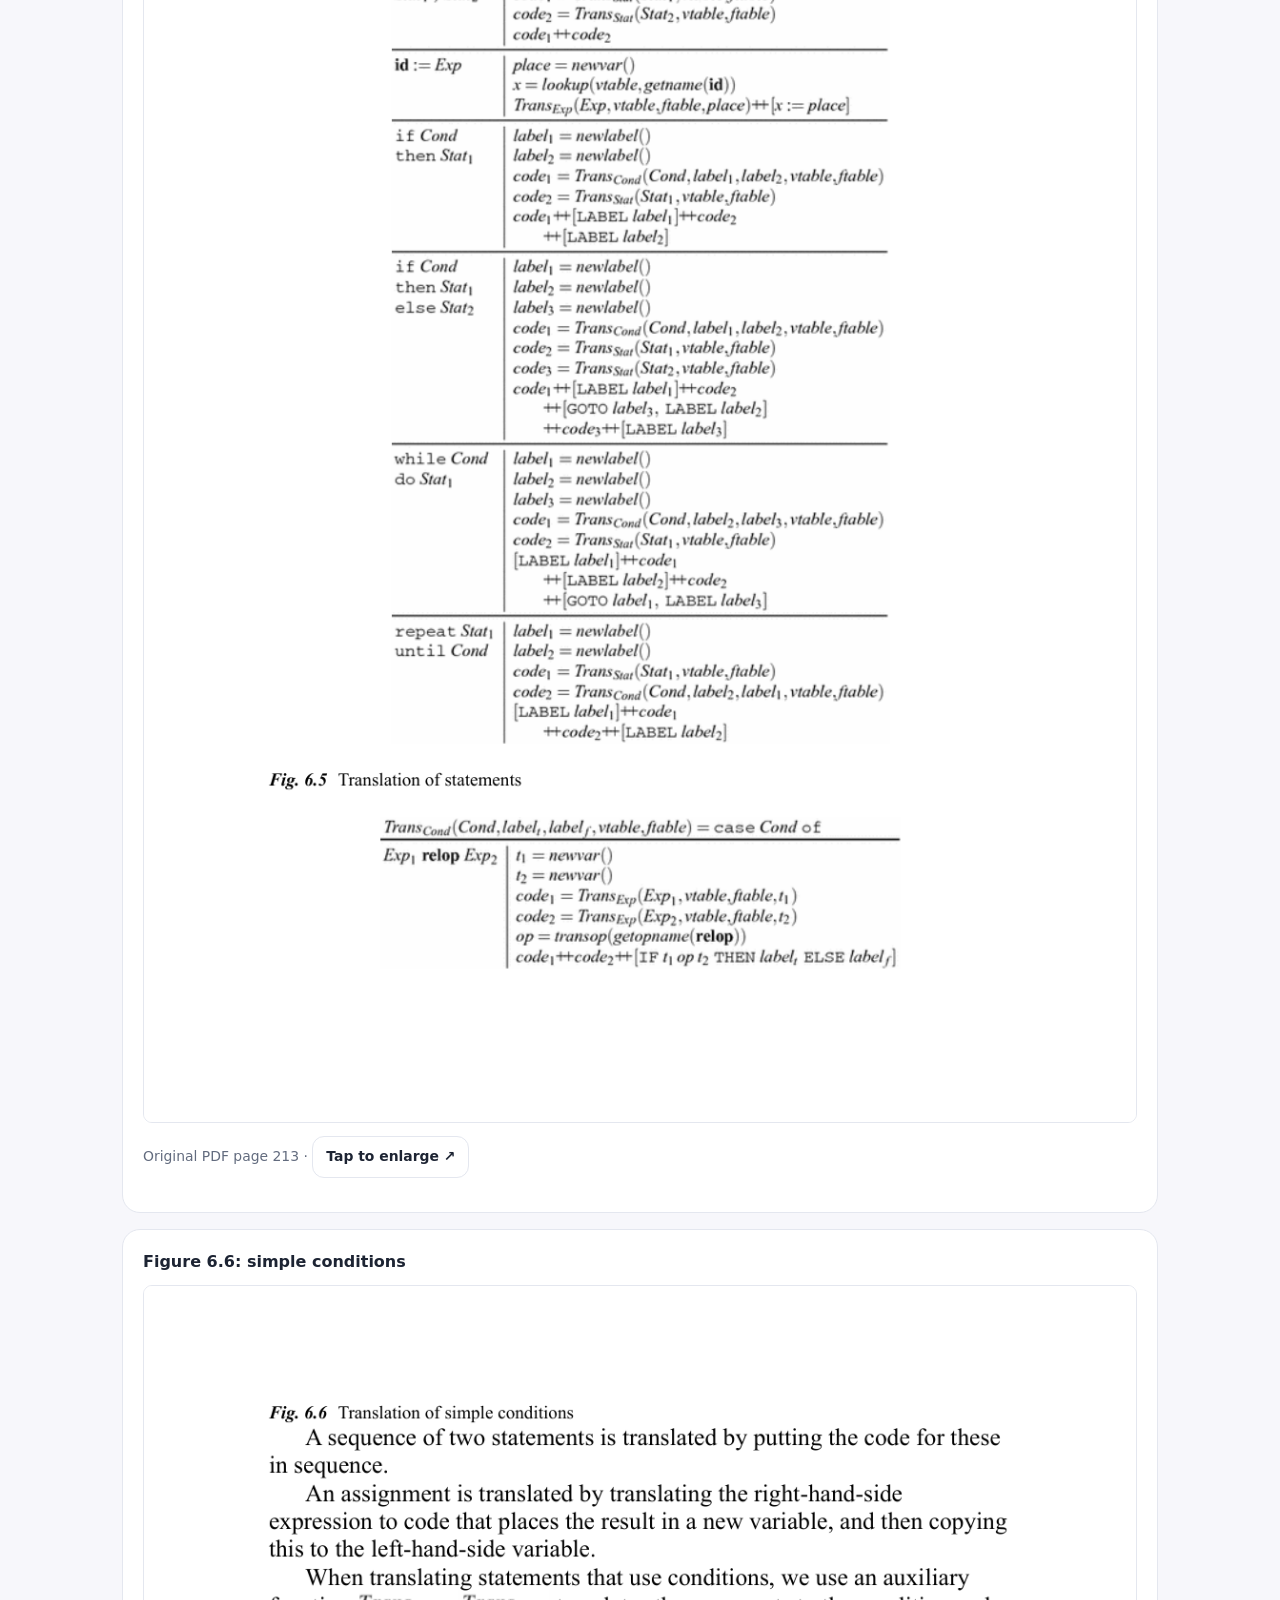
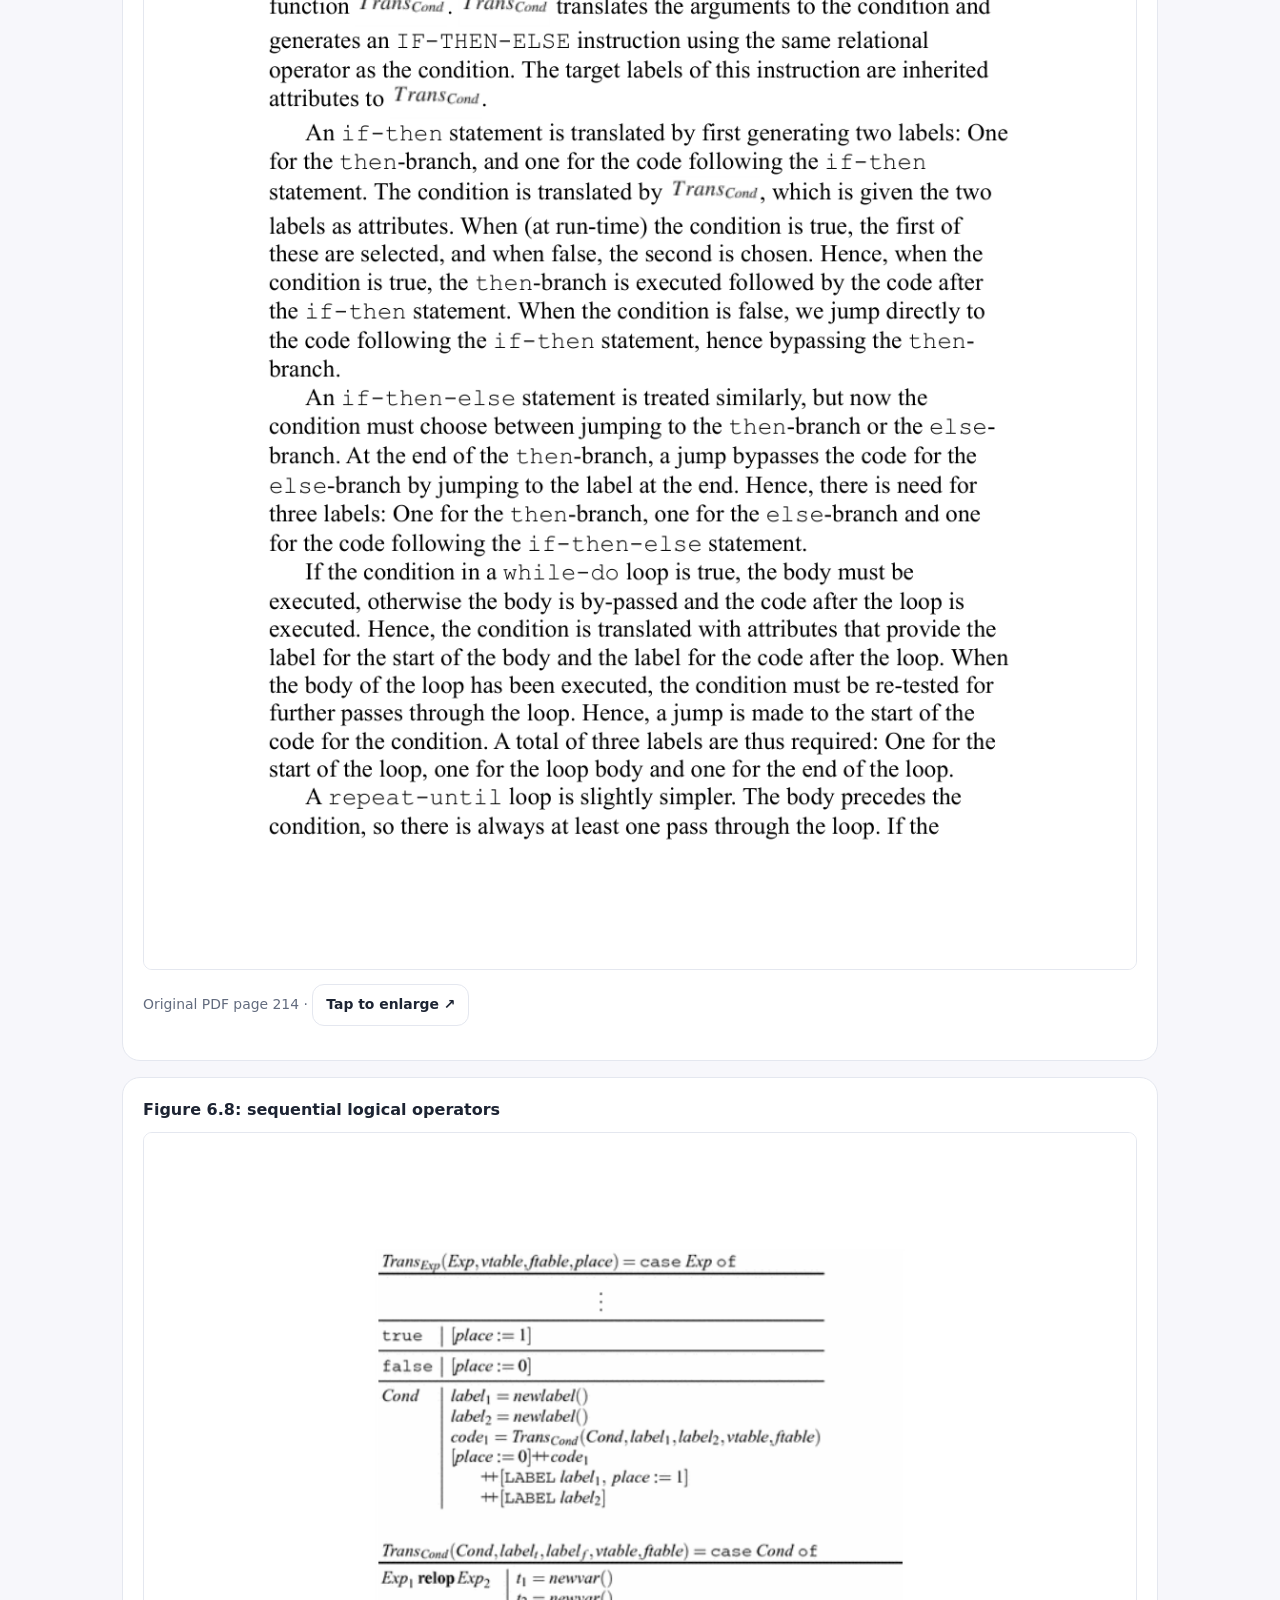
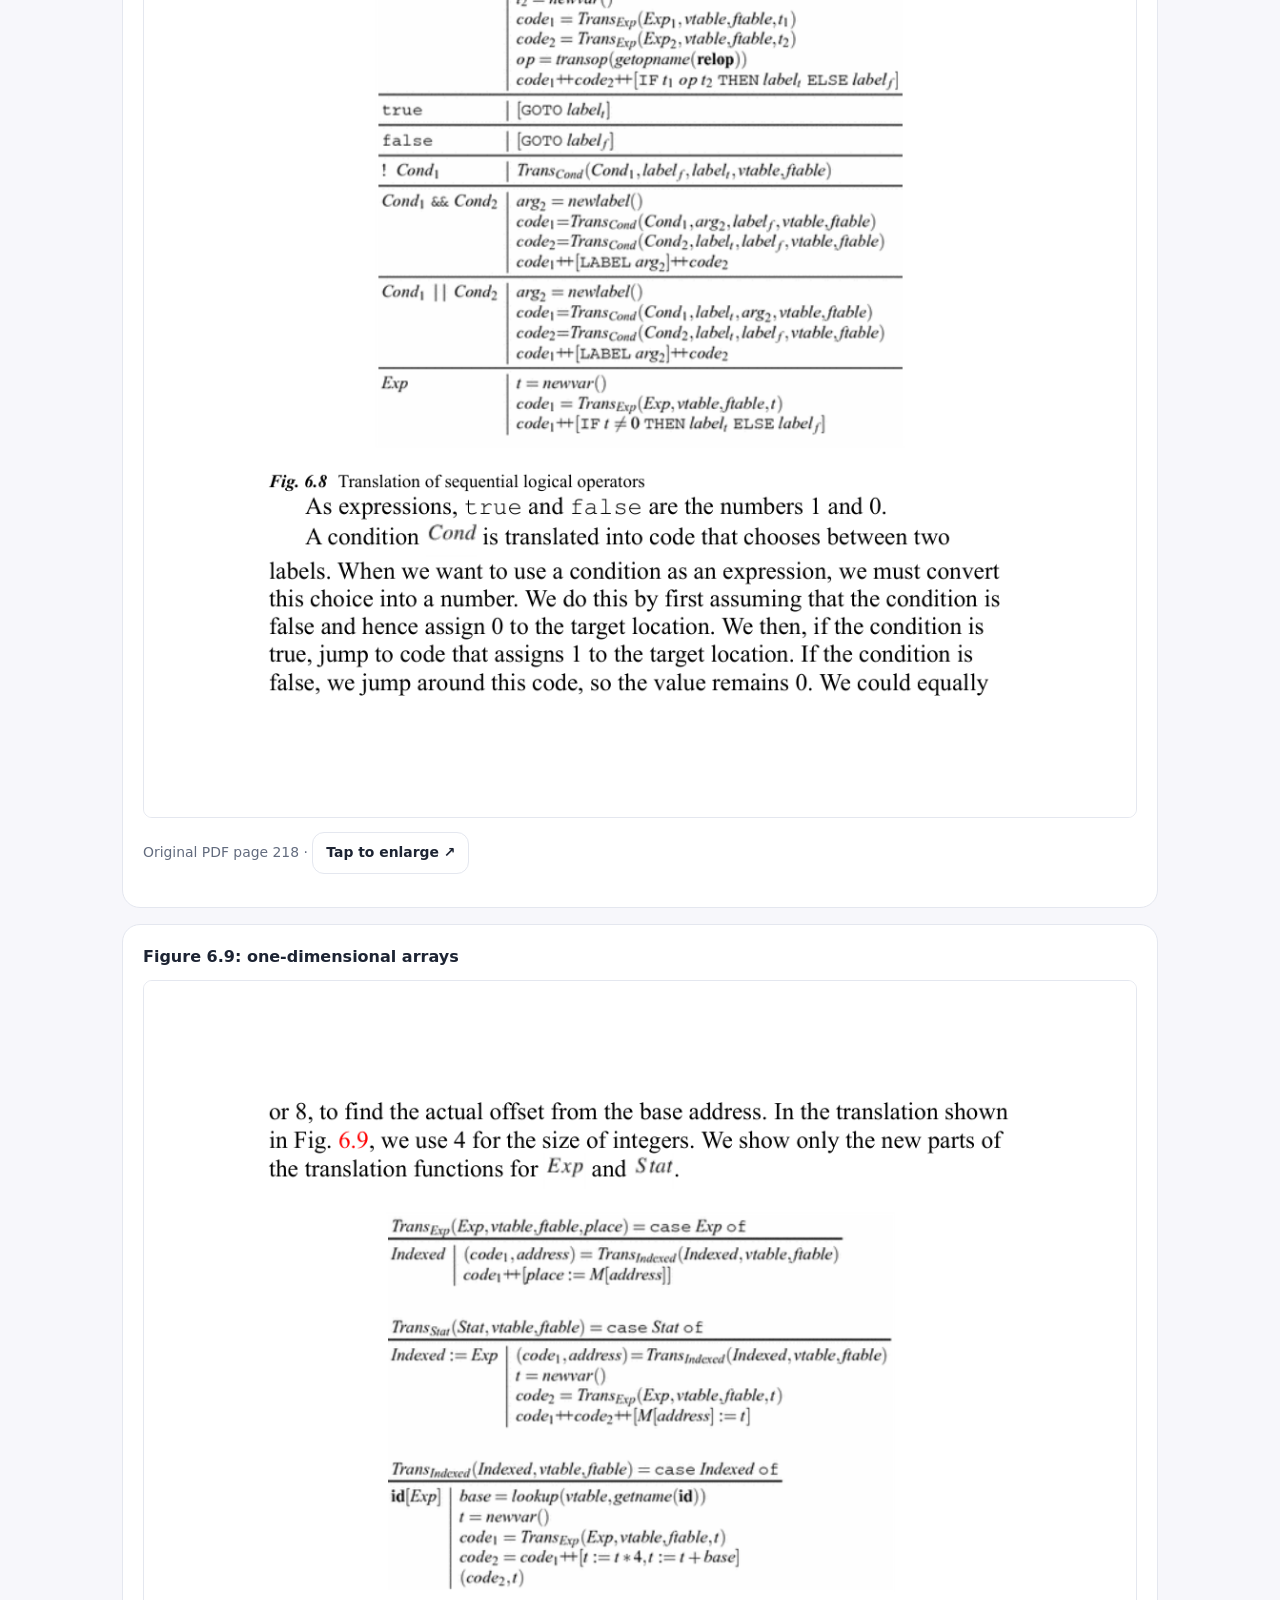
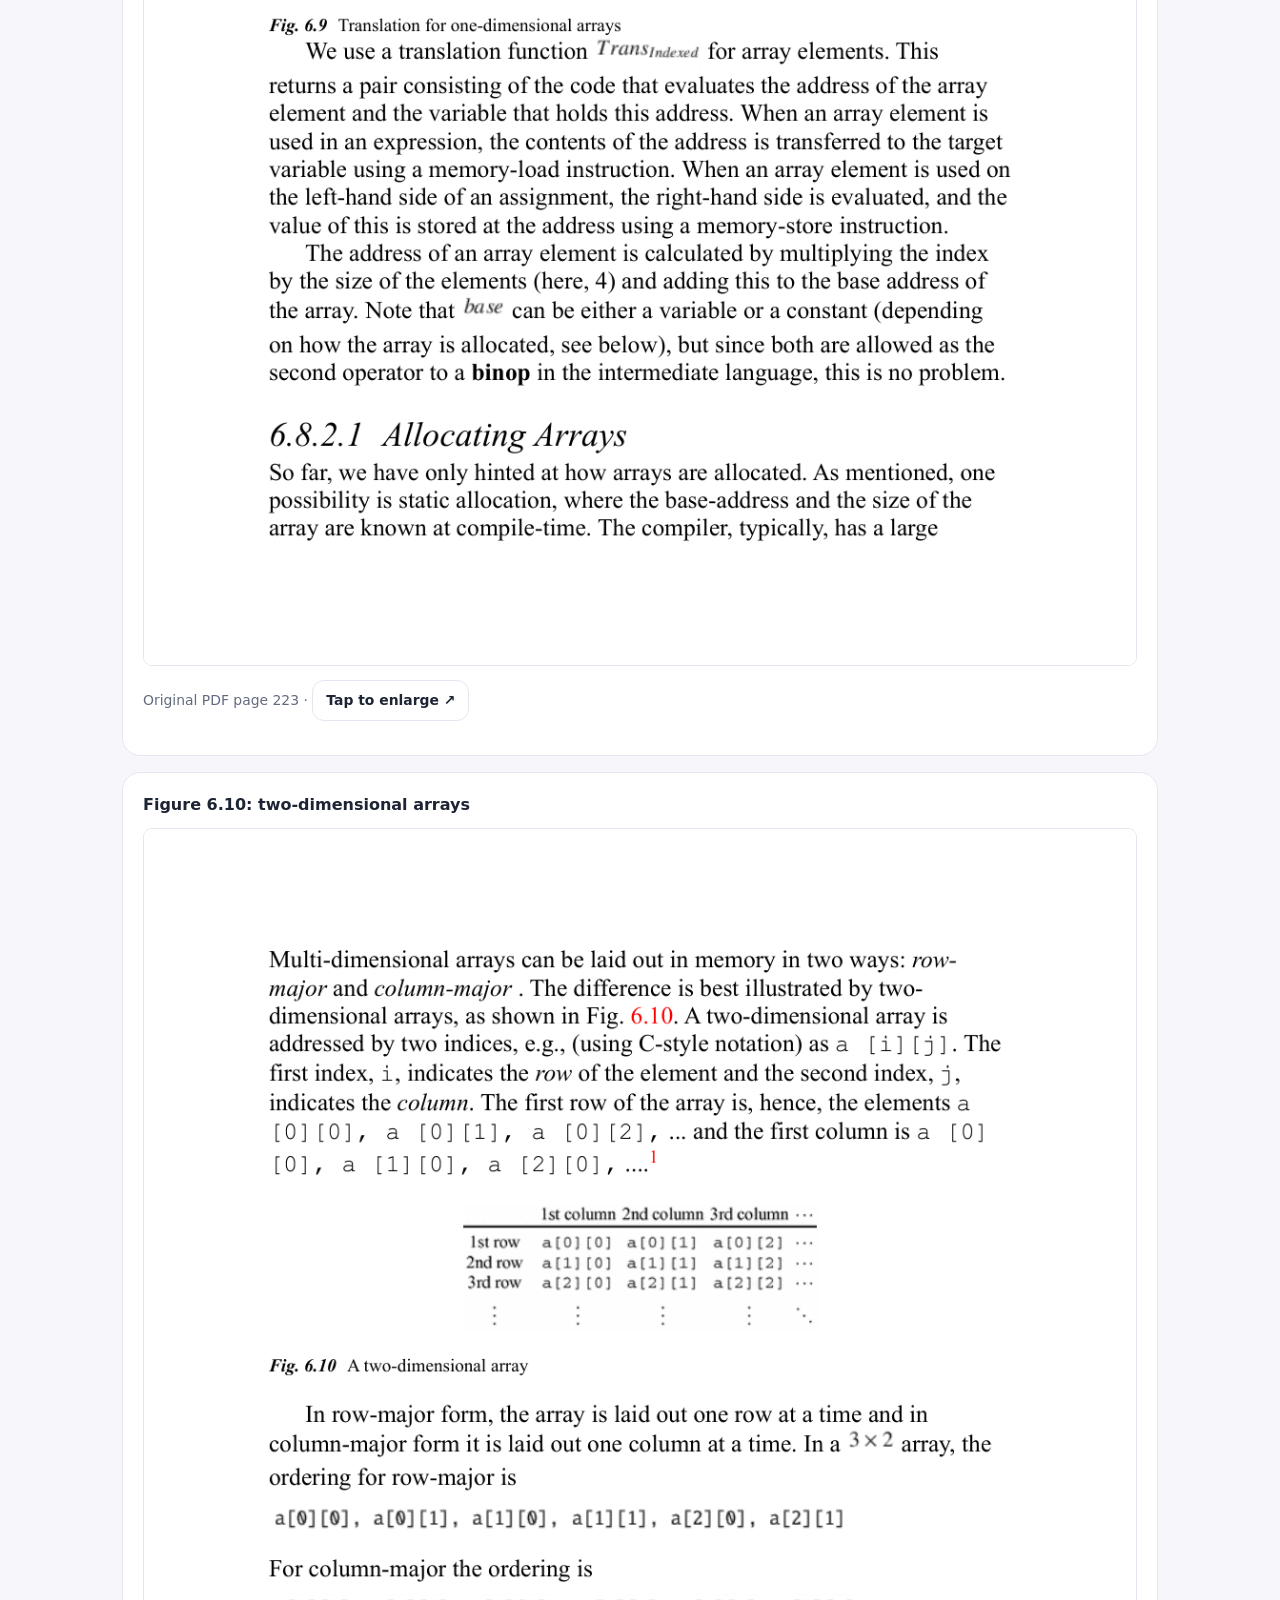
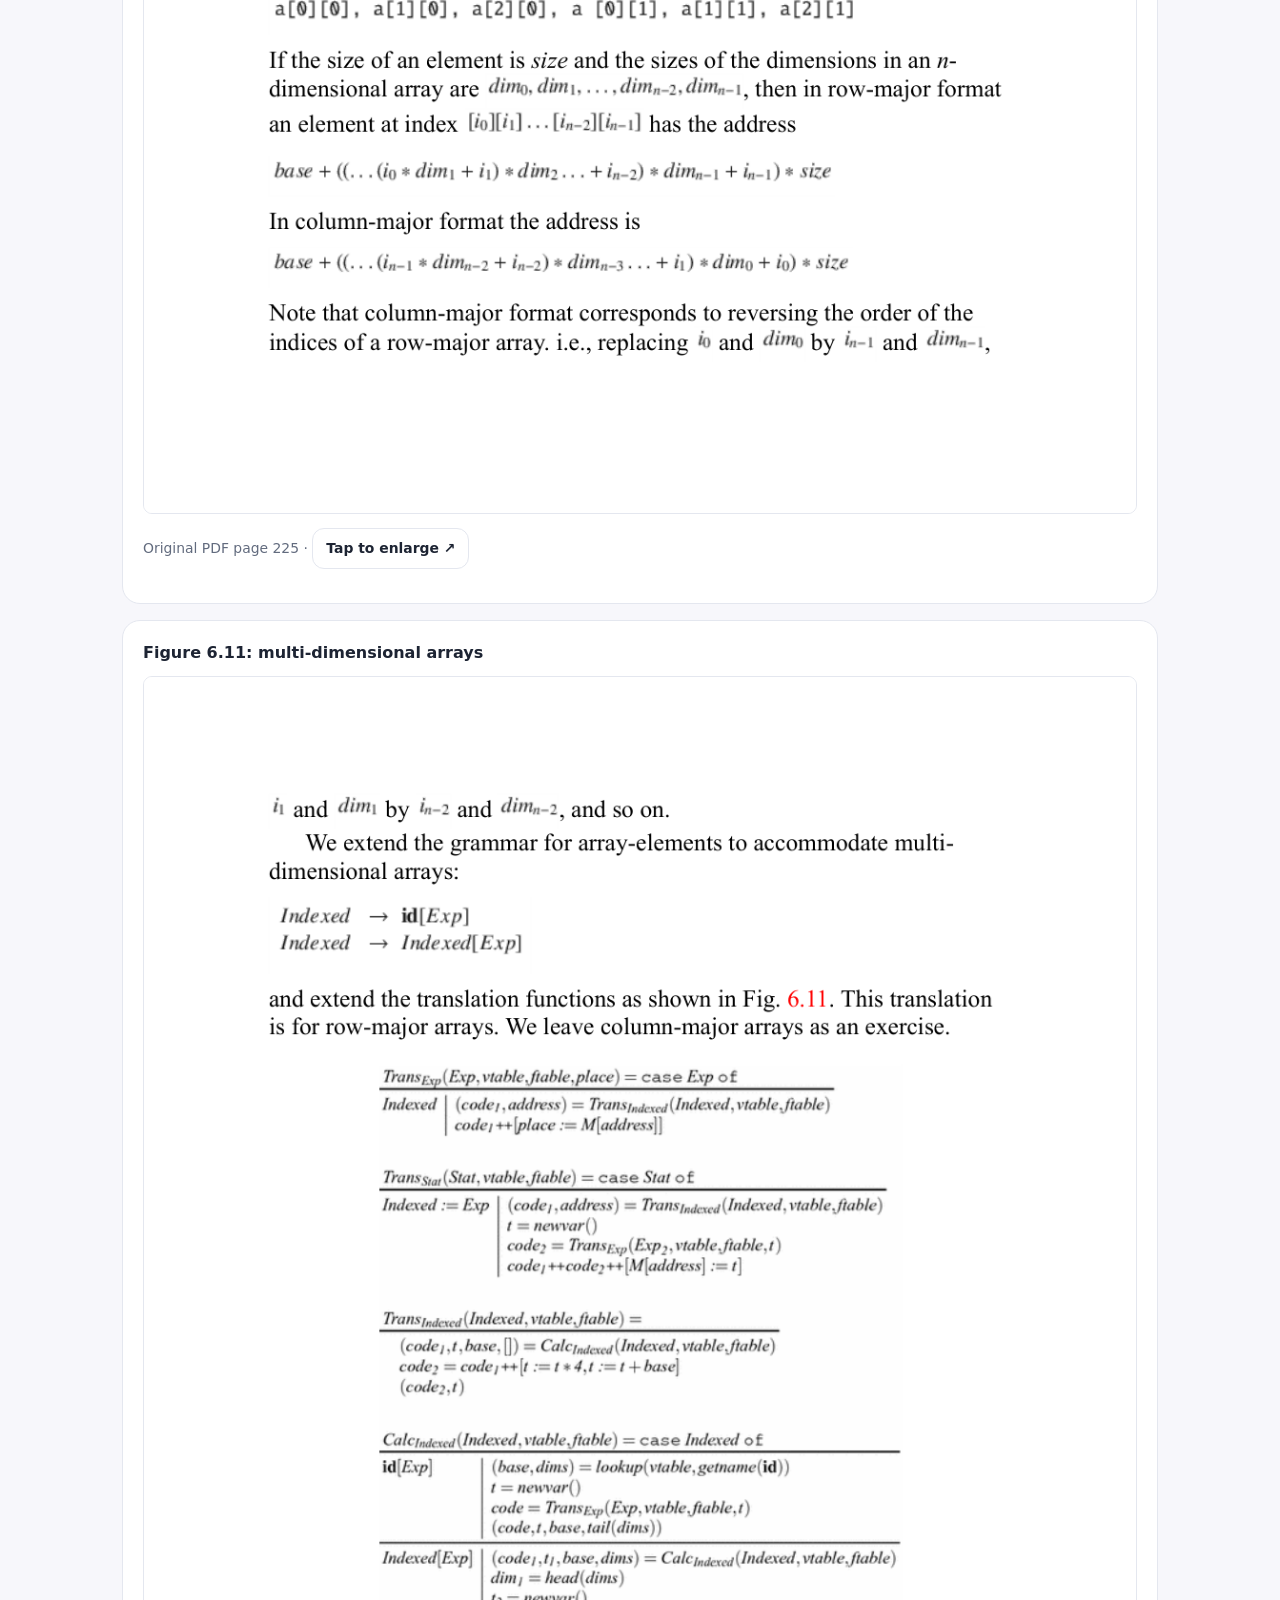
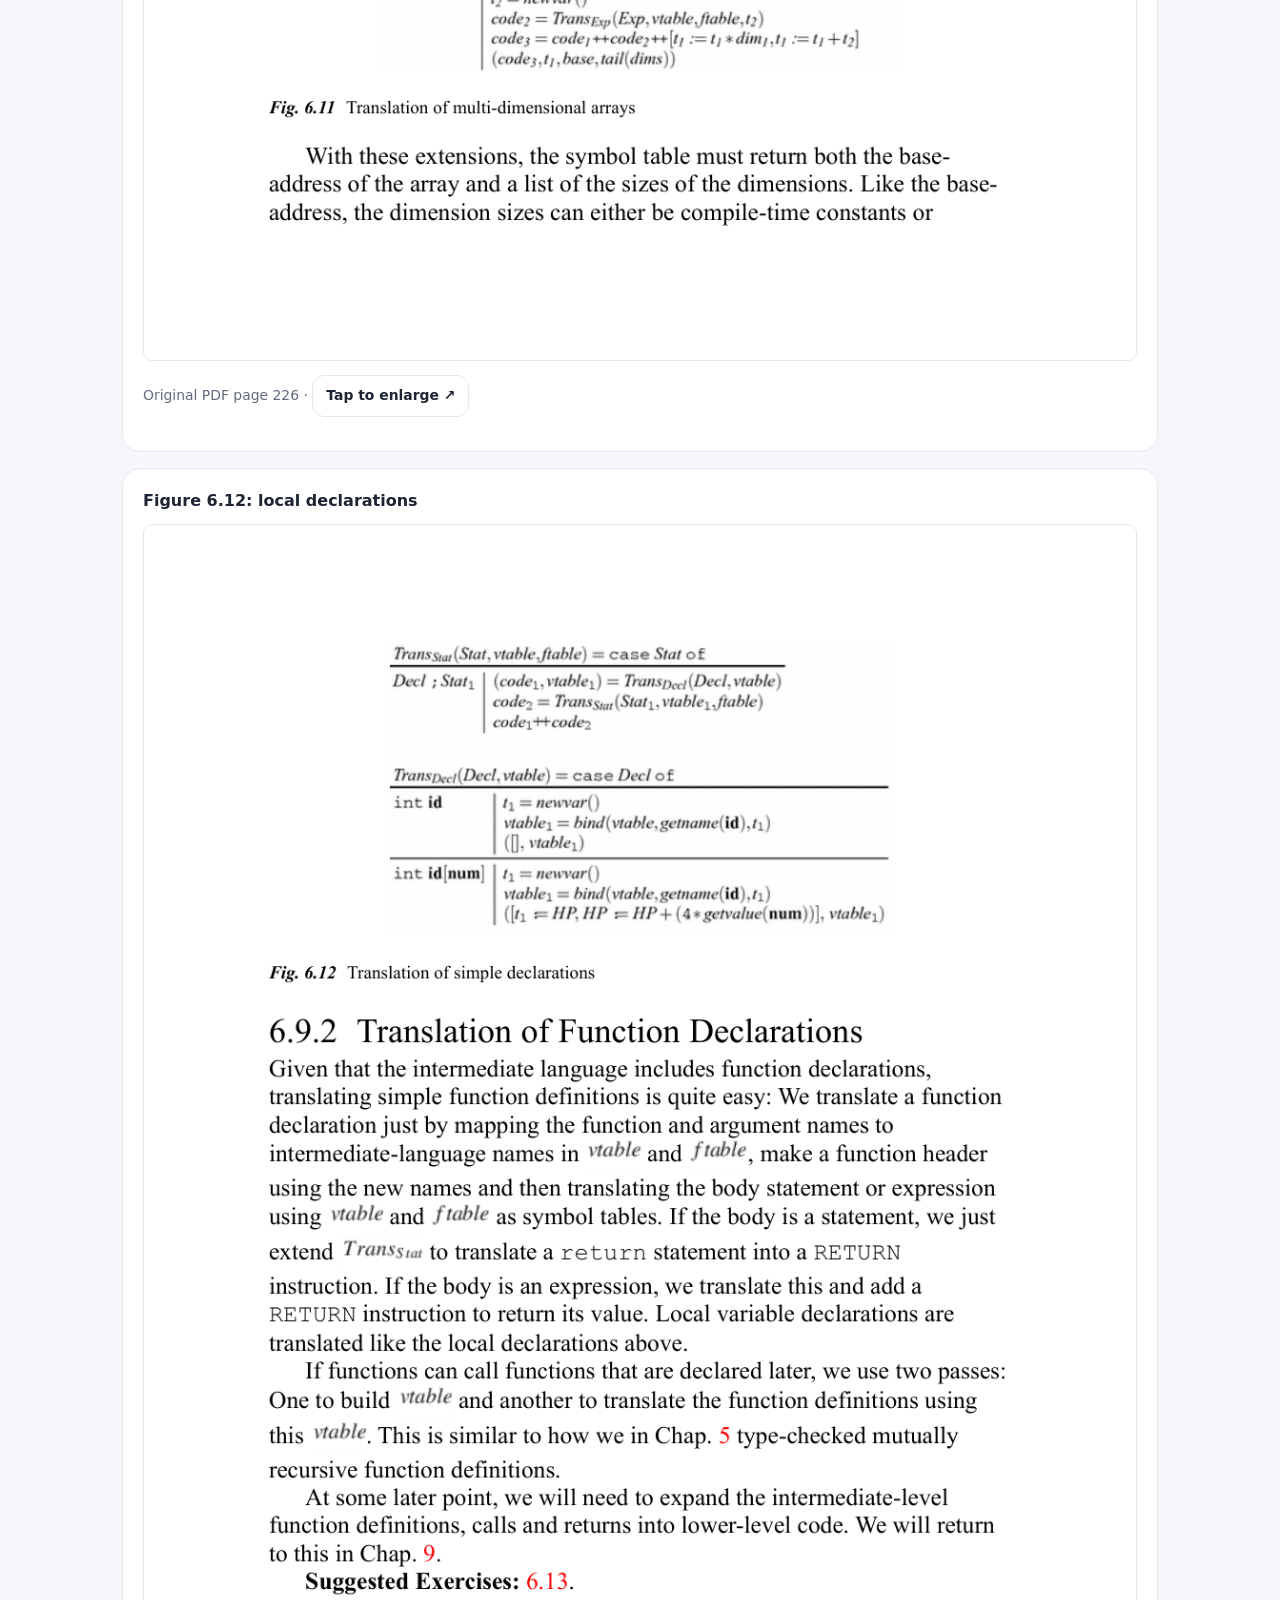
<file: chapter6.html>
<!doctype html><html lang="en"><head><meta charset="utf-8"><meta name="viewport" content="width=device-width,initial-scale=1"><meta name="theme-color" content="#6c52cd"><meta name="description" content="Interactive Compiler Construction Chapter 6 study guide"><title>Chapter 6 — Intermediate-Code Generation | CompilerLab</title><link rel="stylesheet" href="style.css"></head><body data-chapter="6"><script src="data.js"></script><script src="app.js"></script></body></html>
</file>
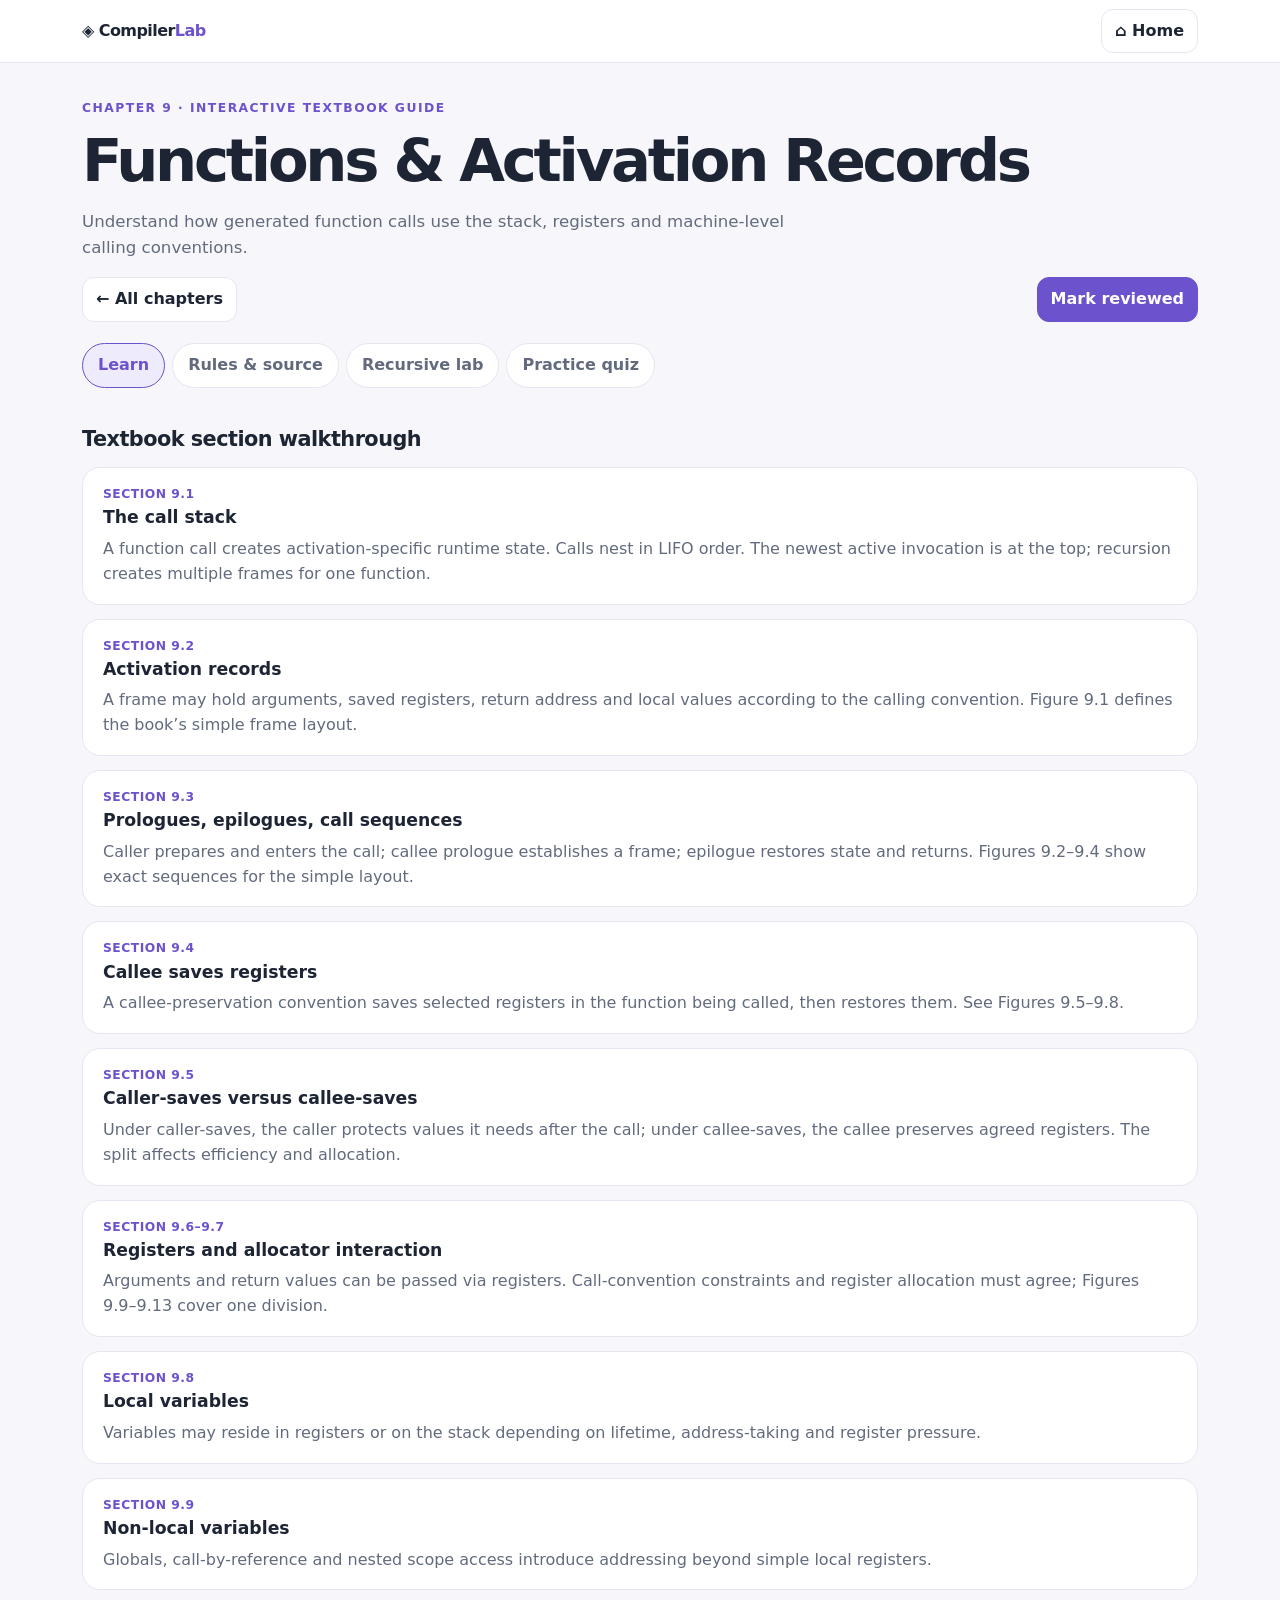
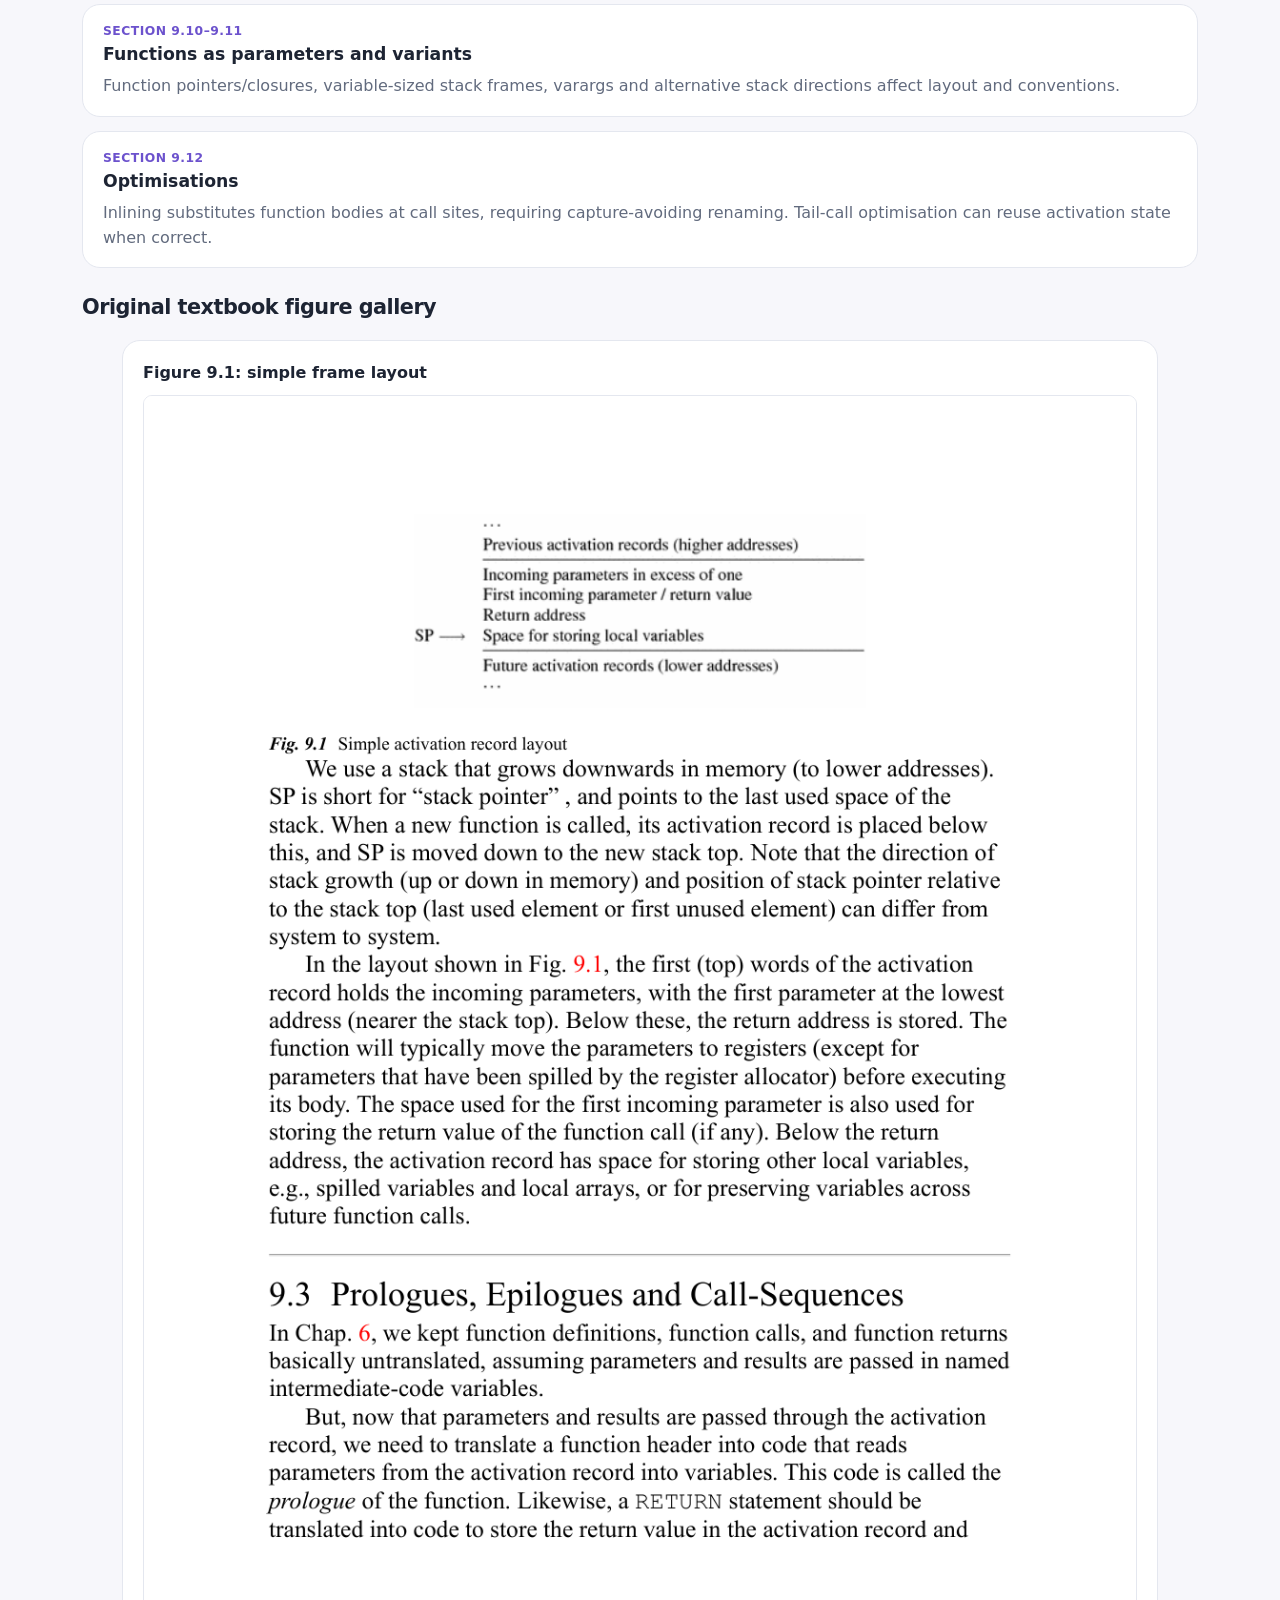
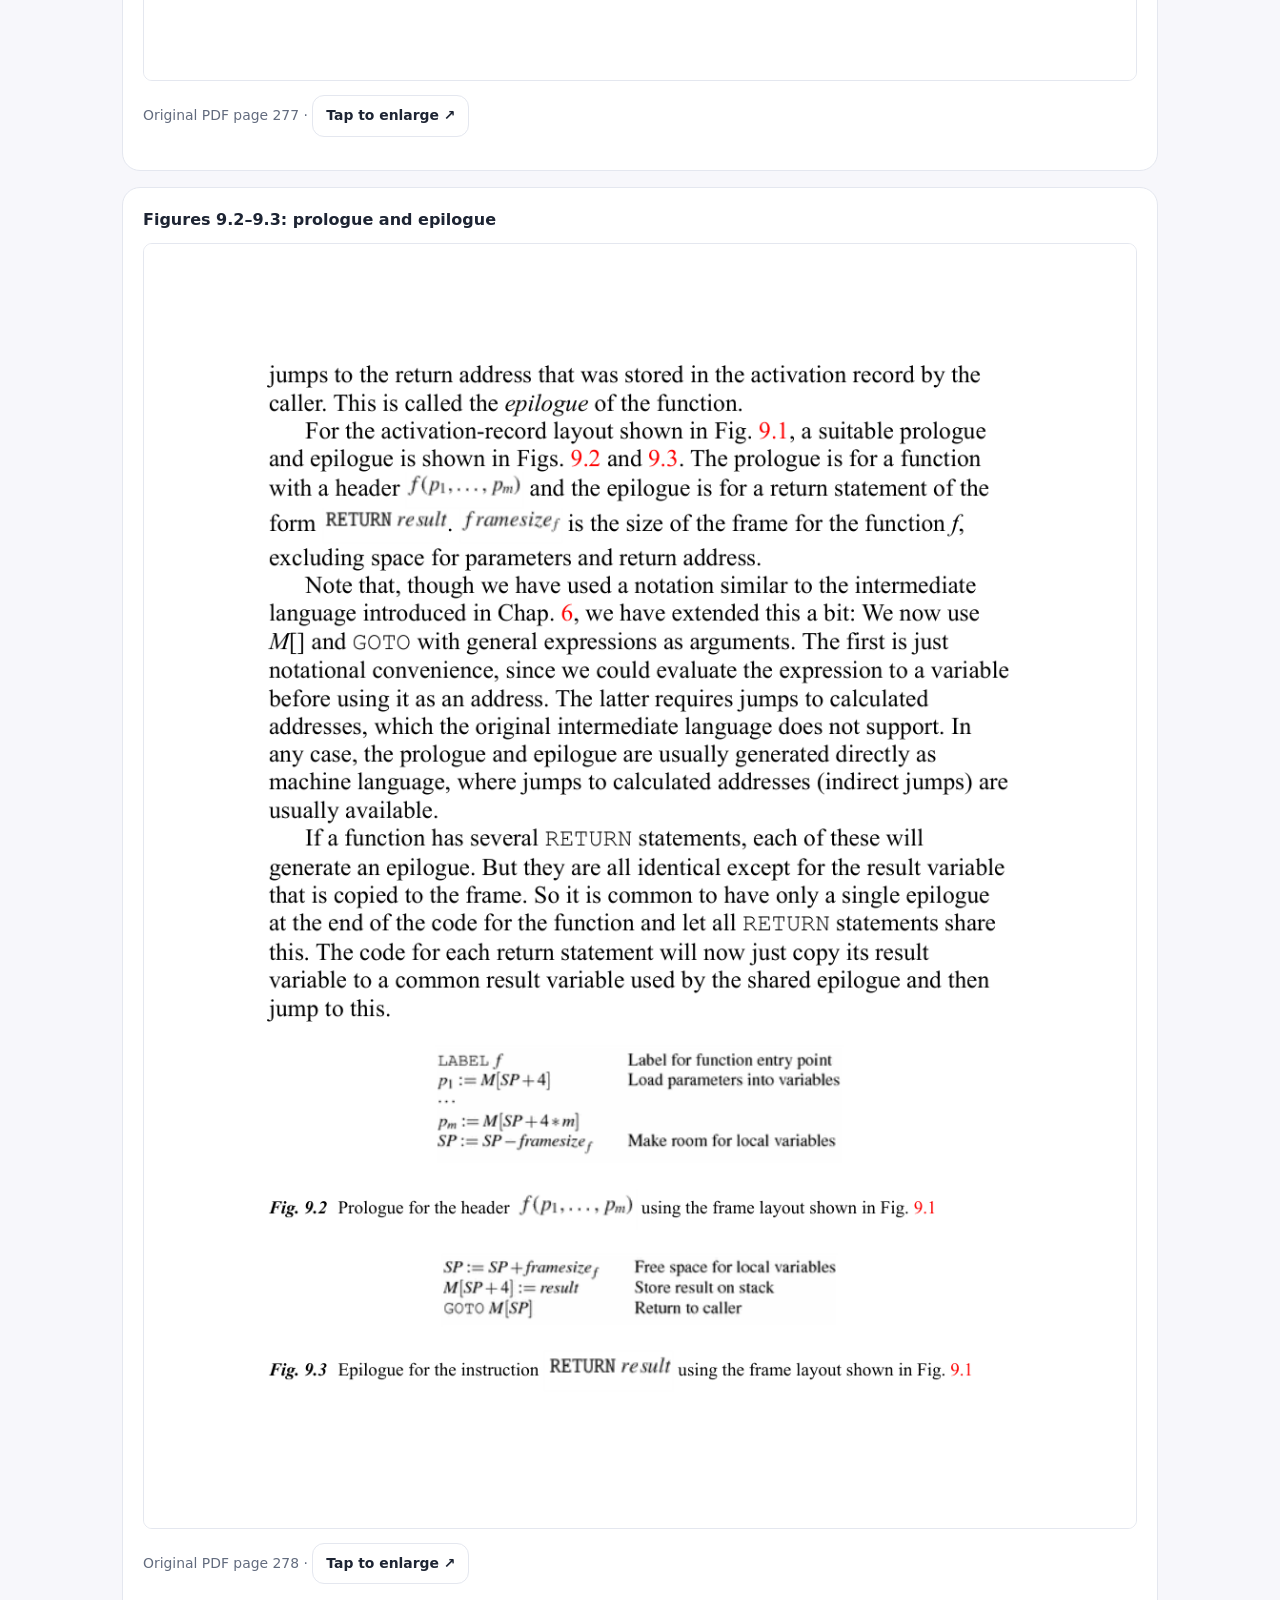
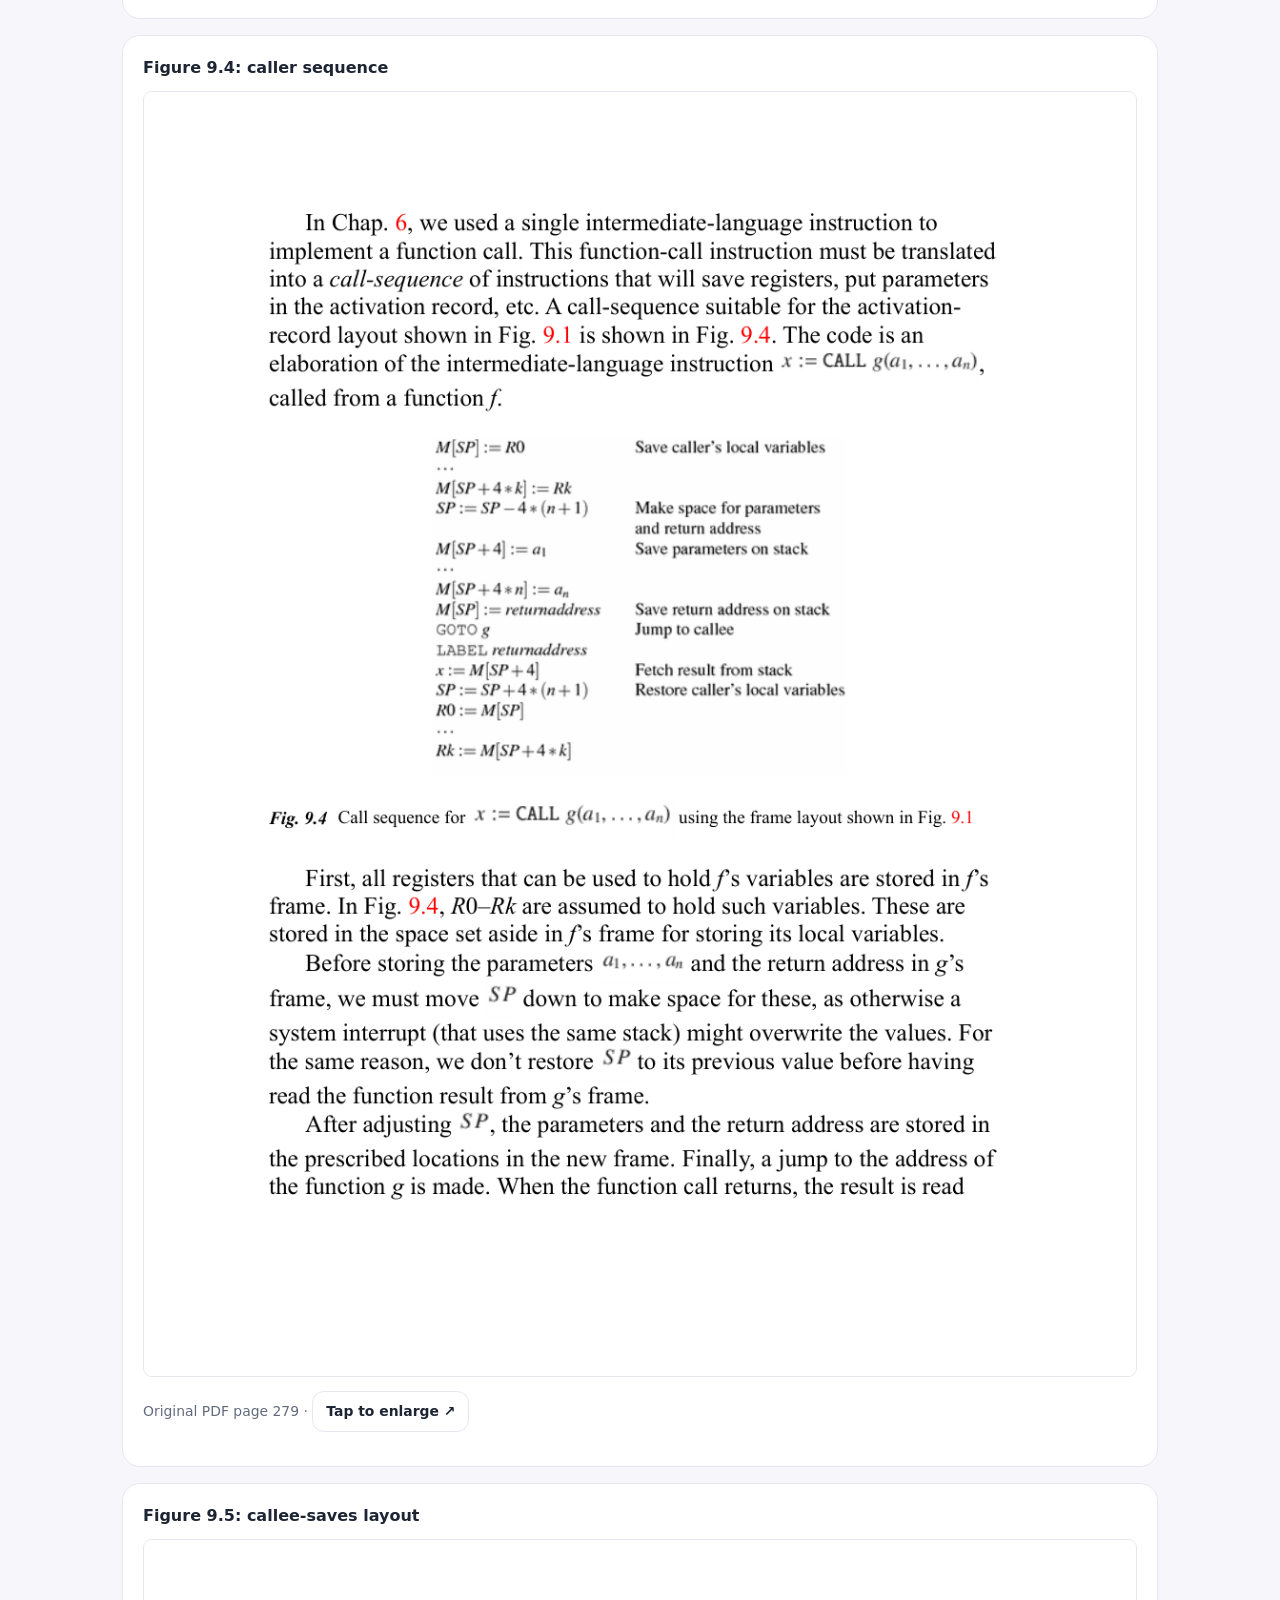
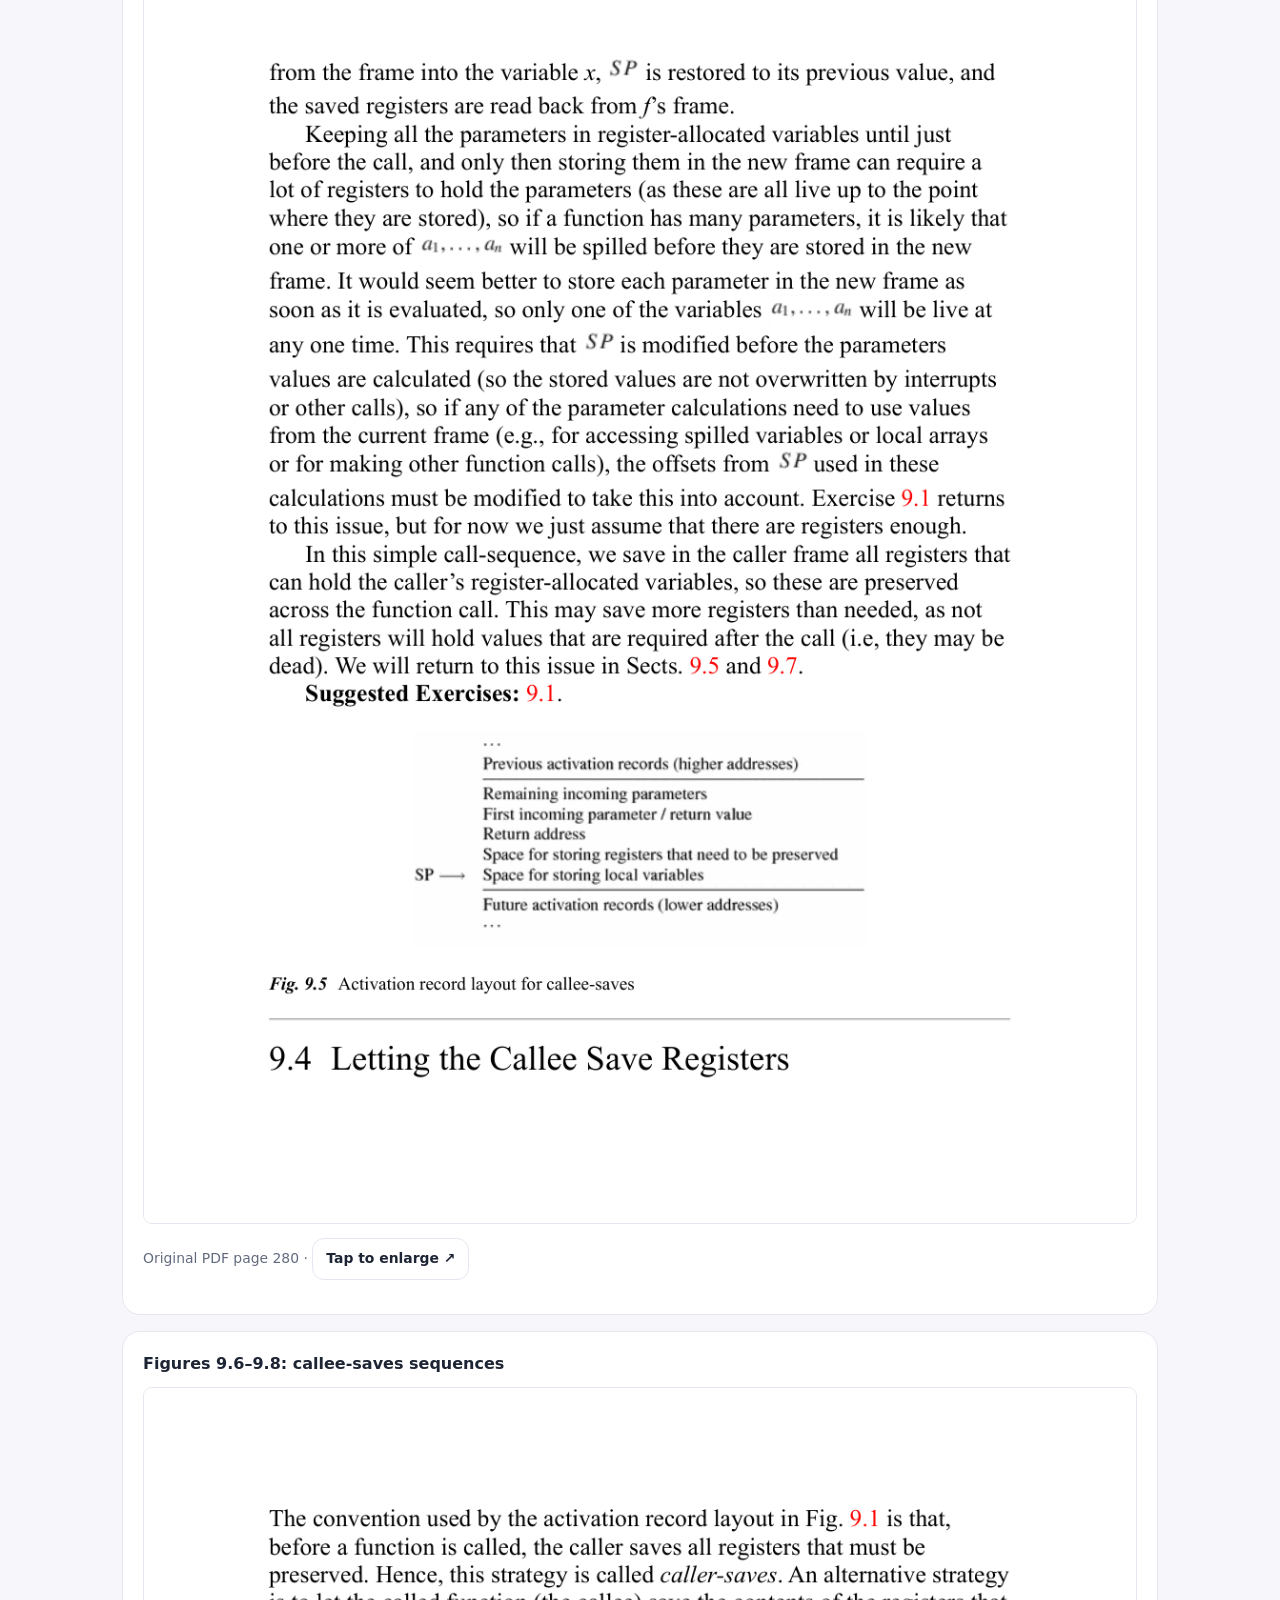
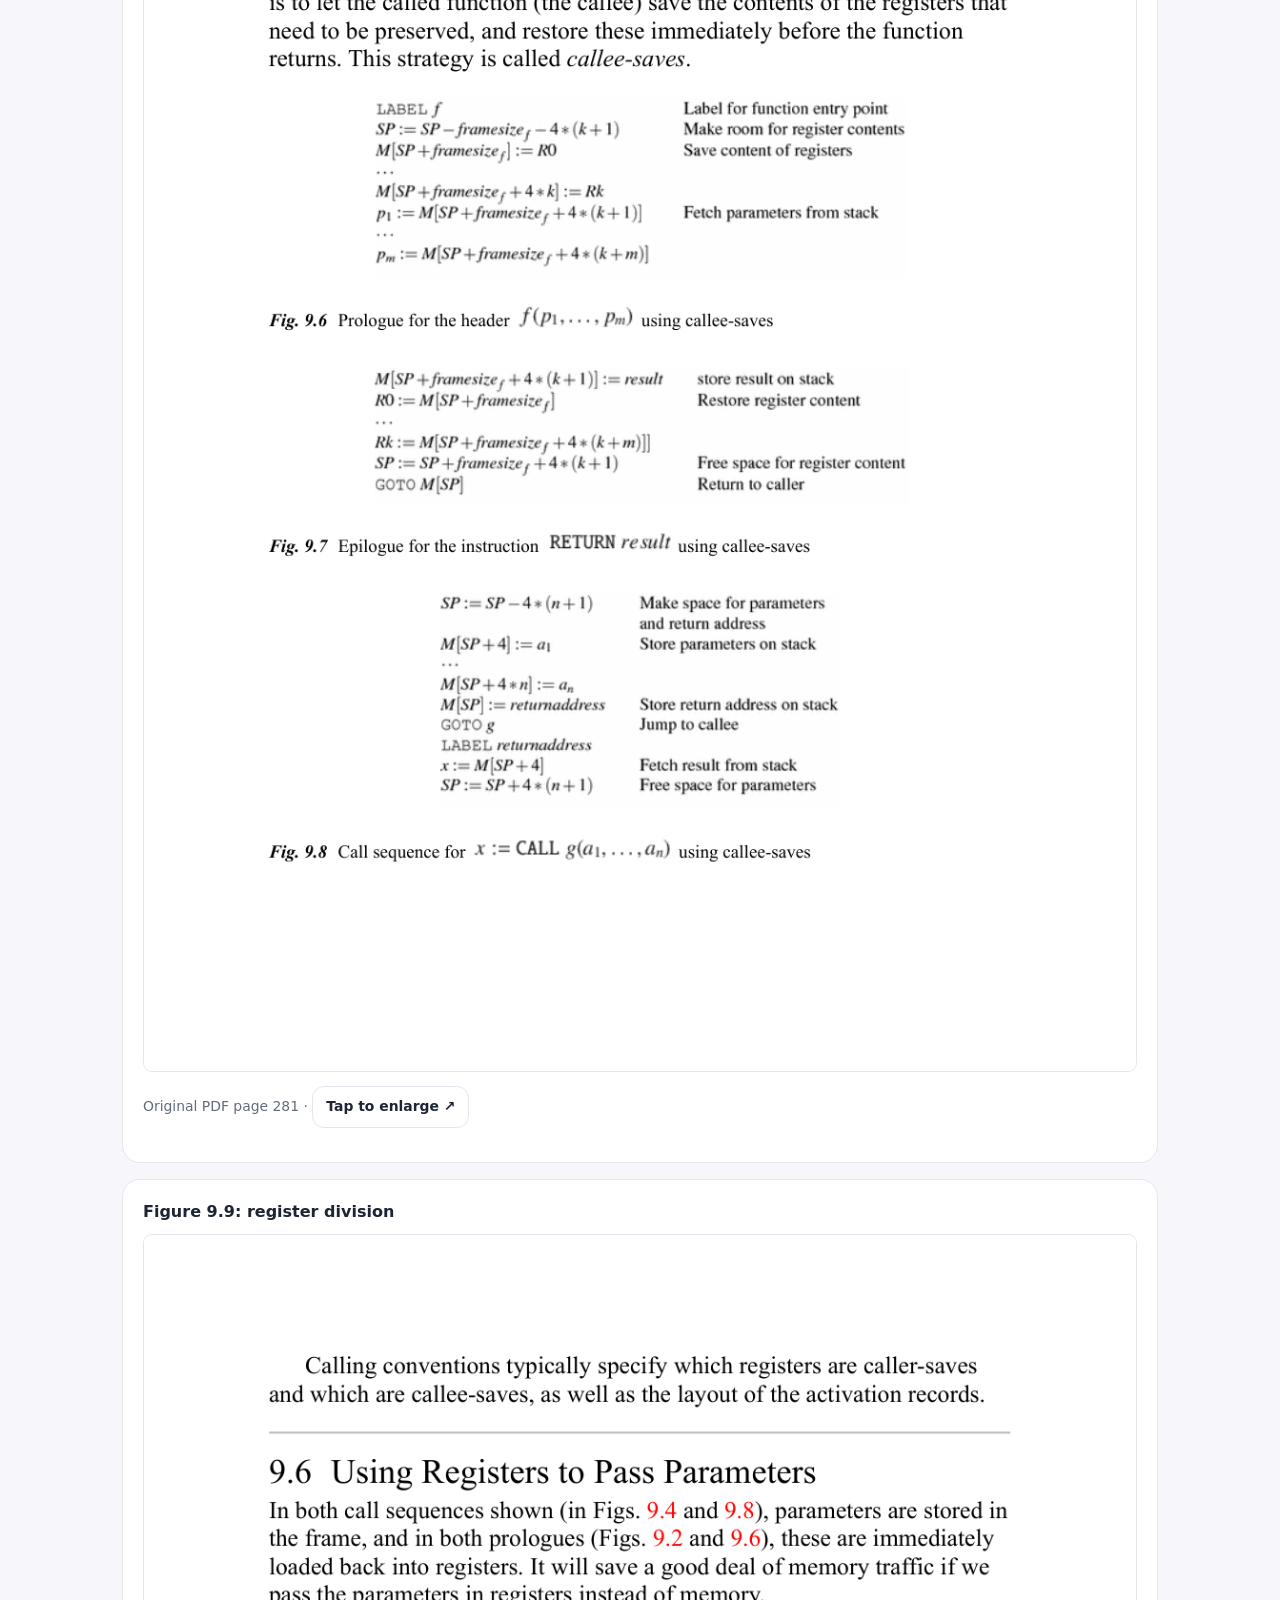
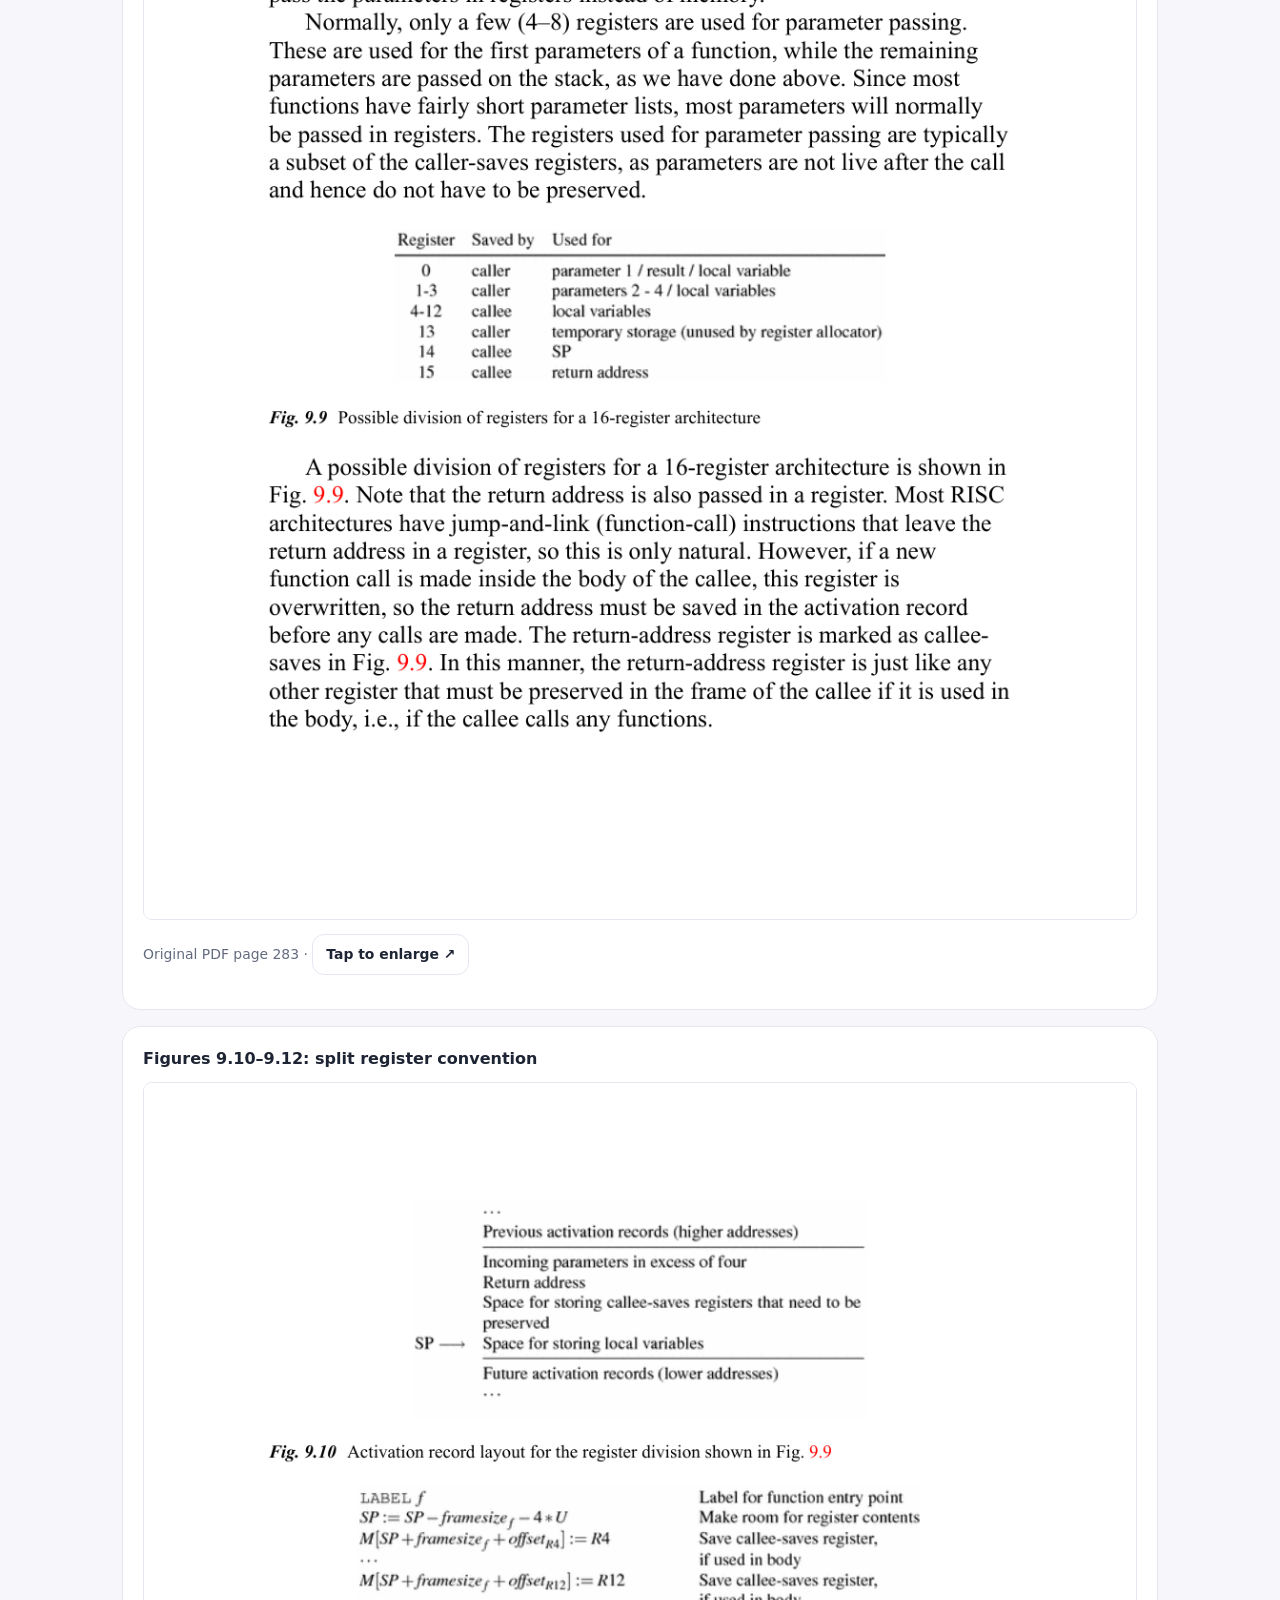
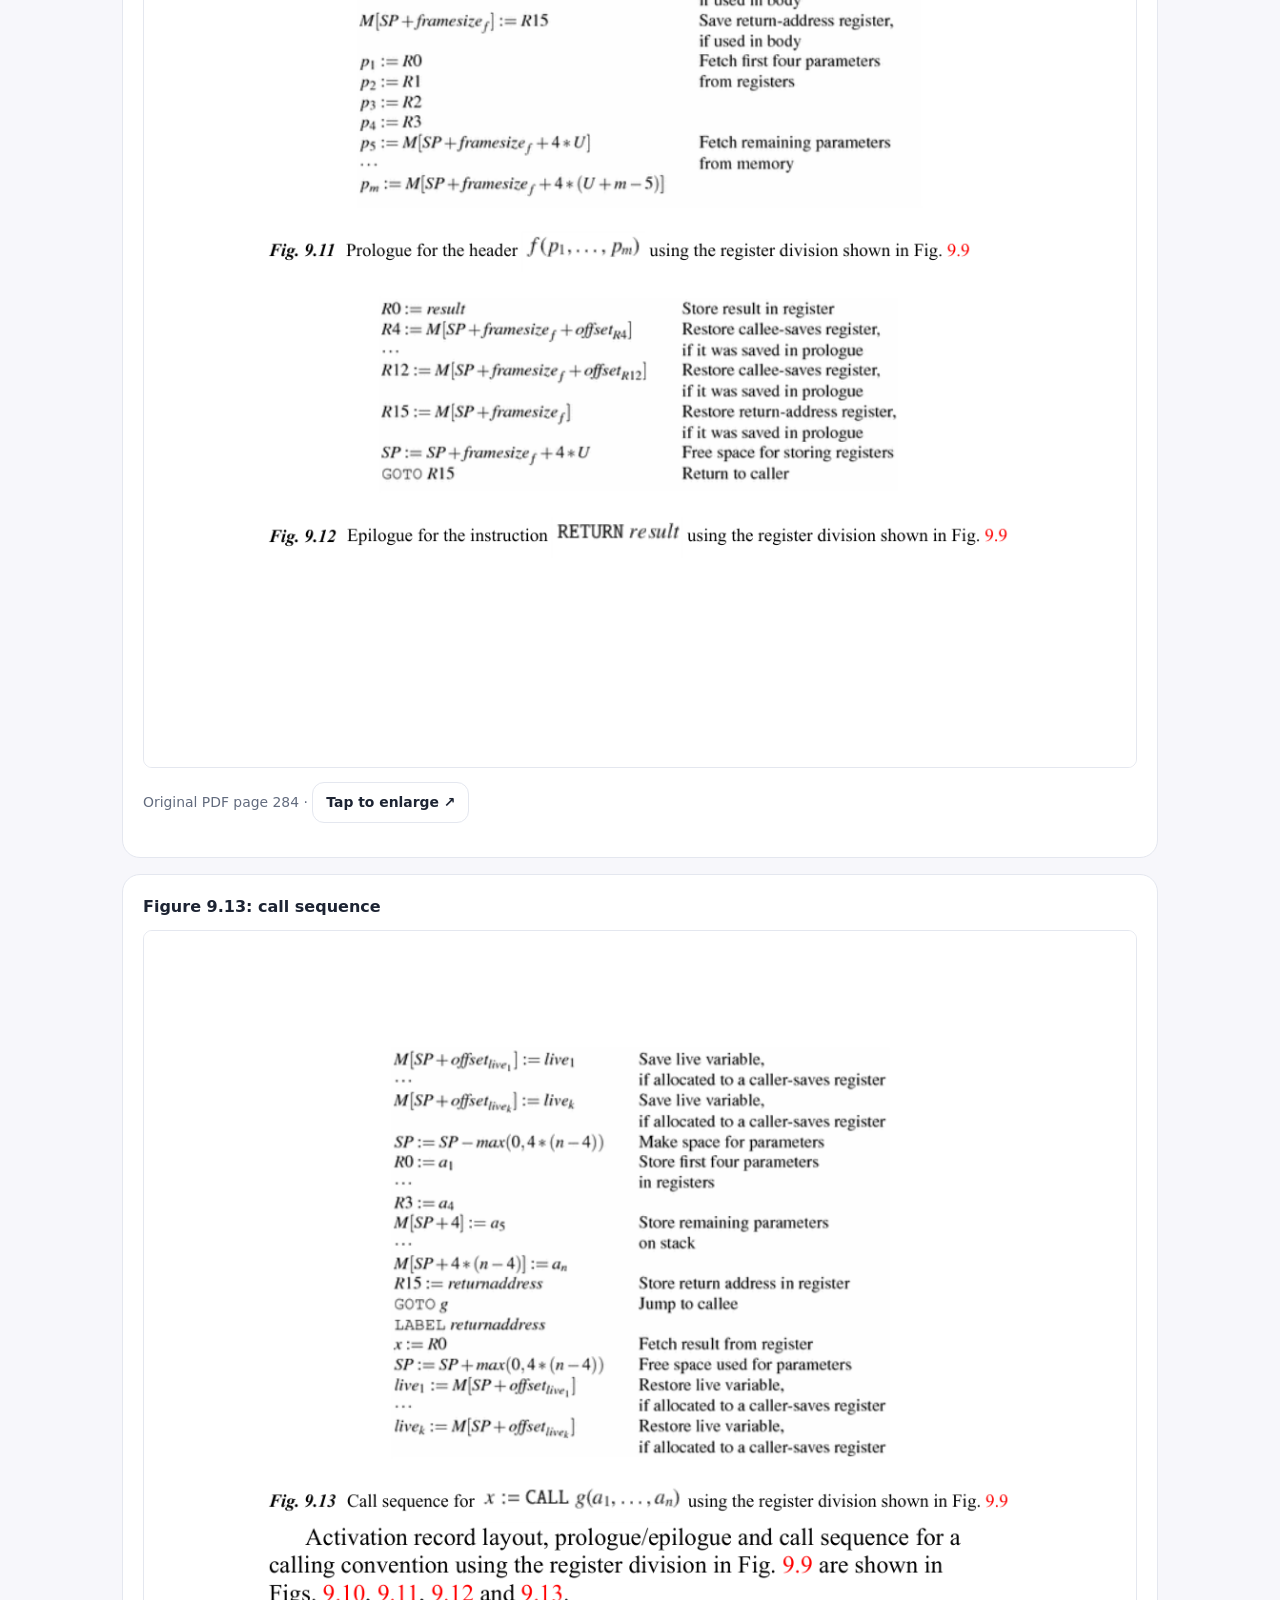
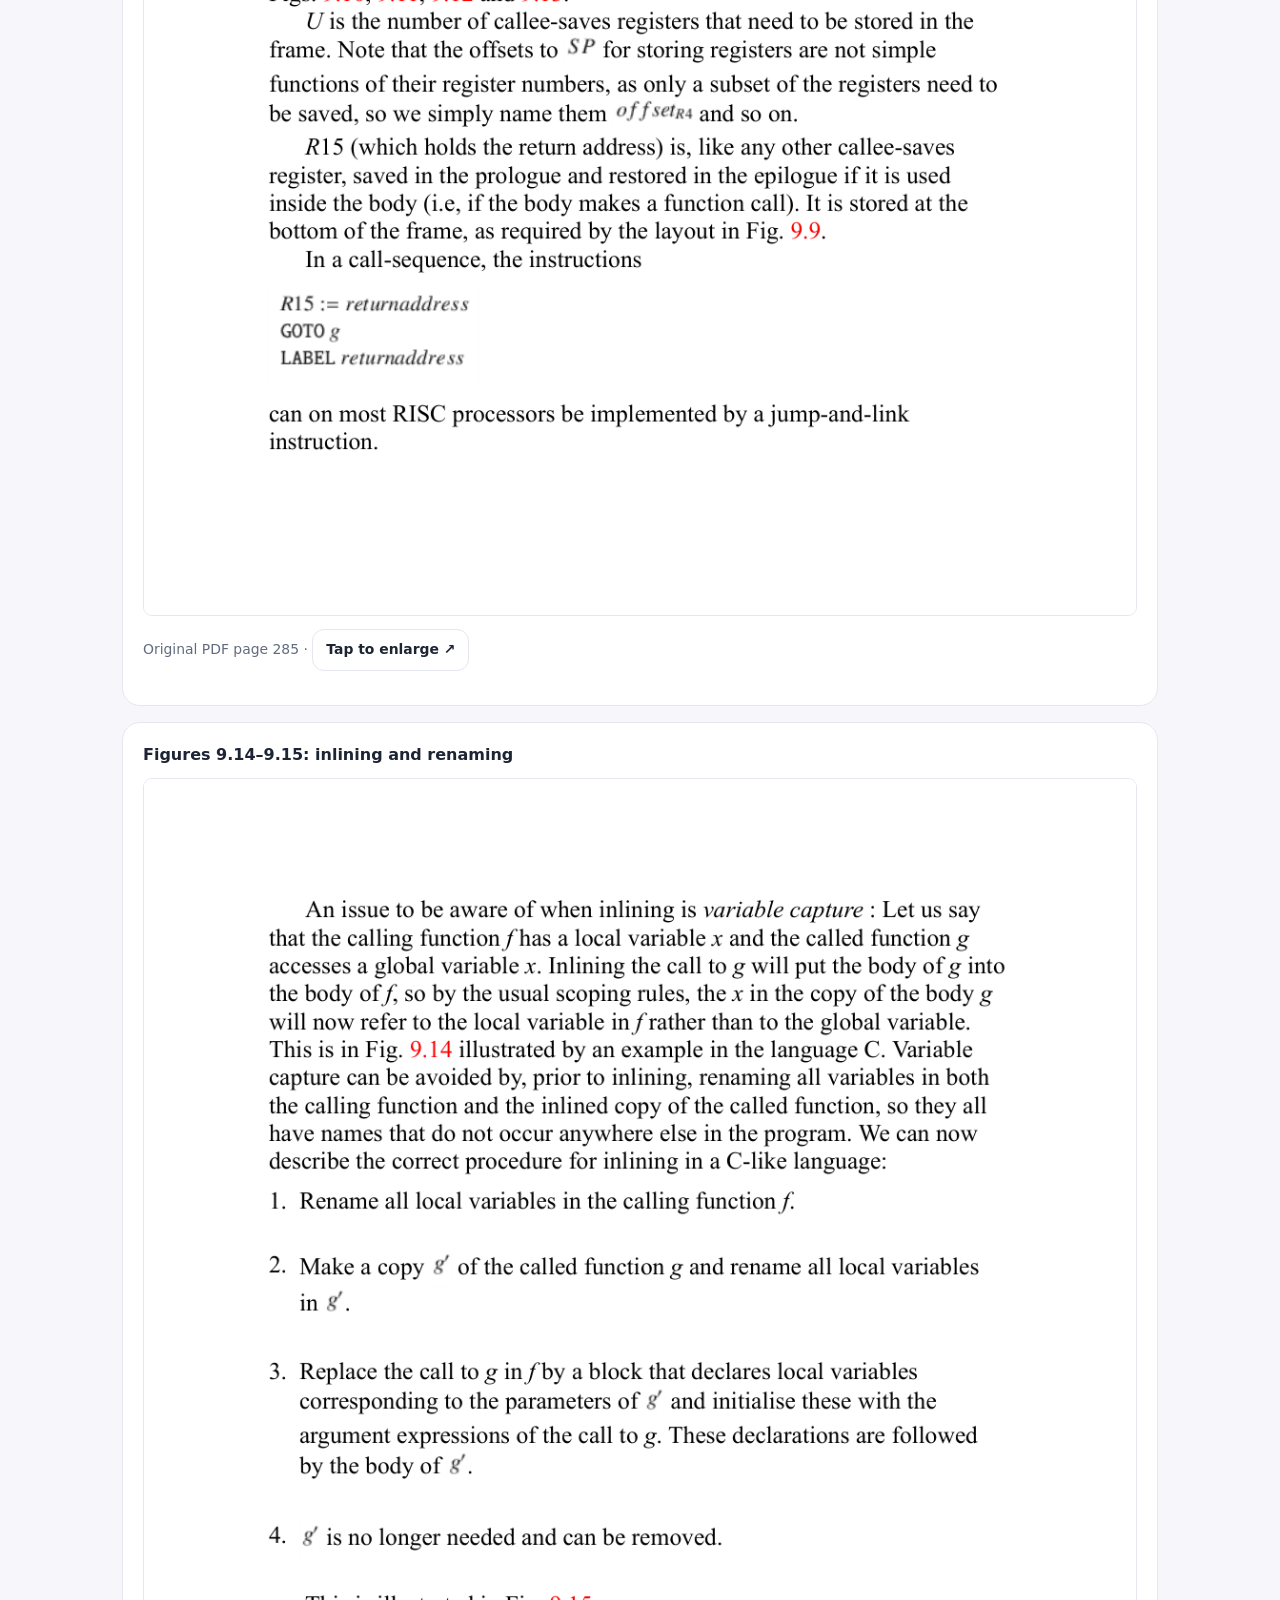
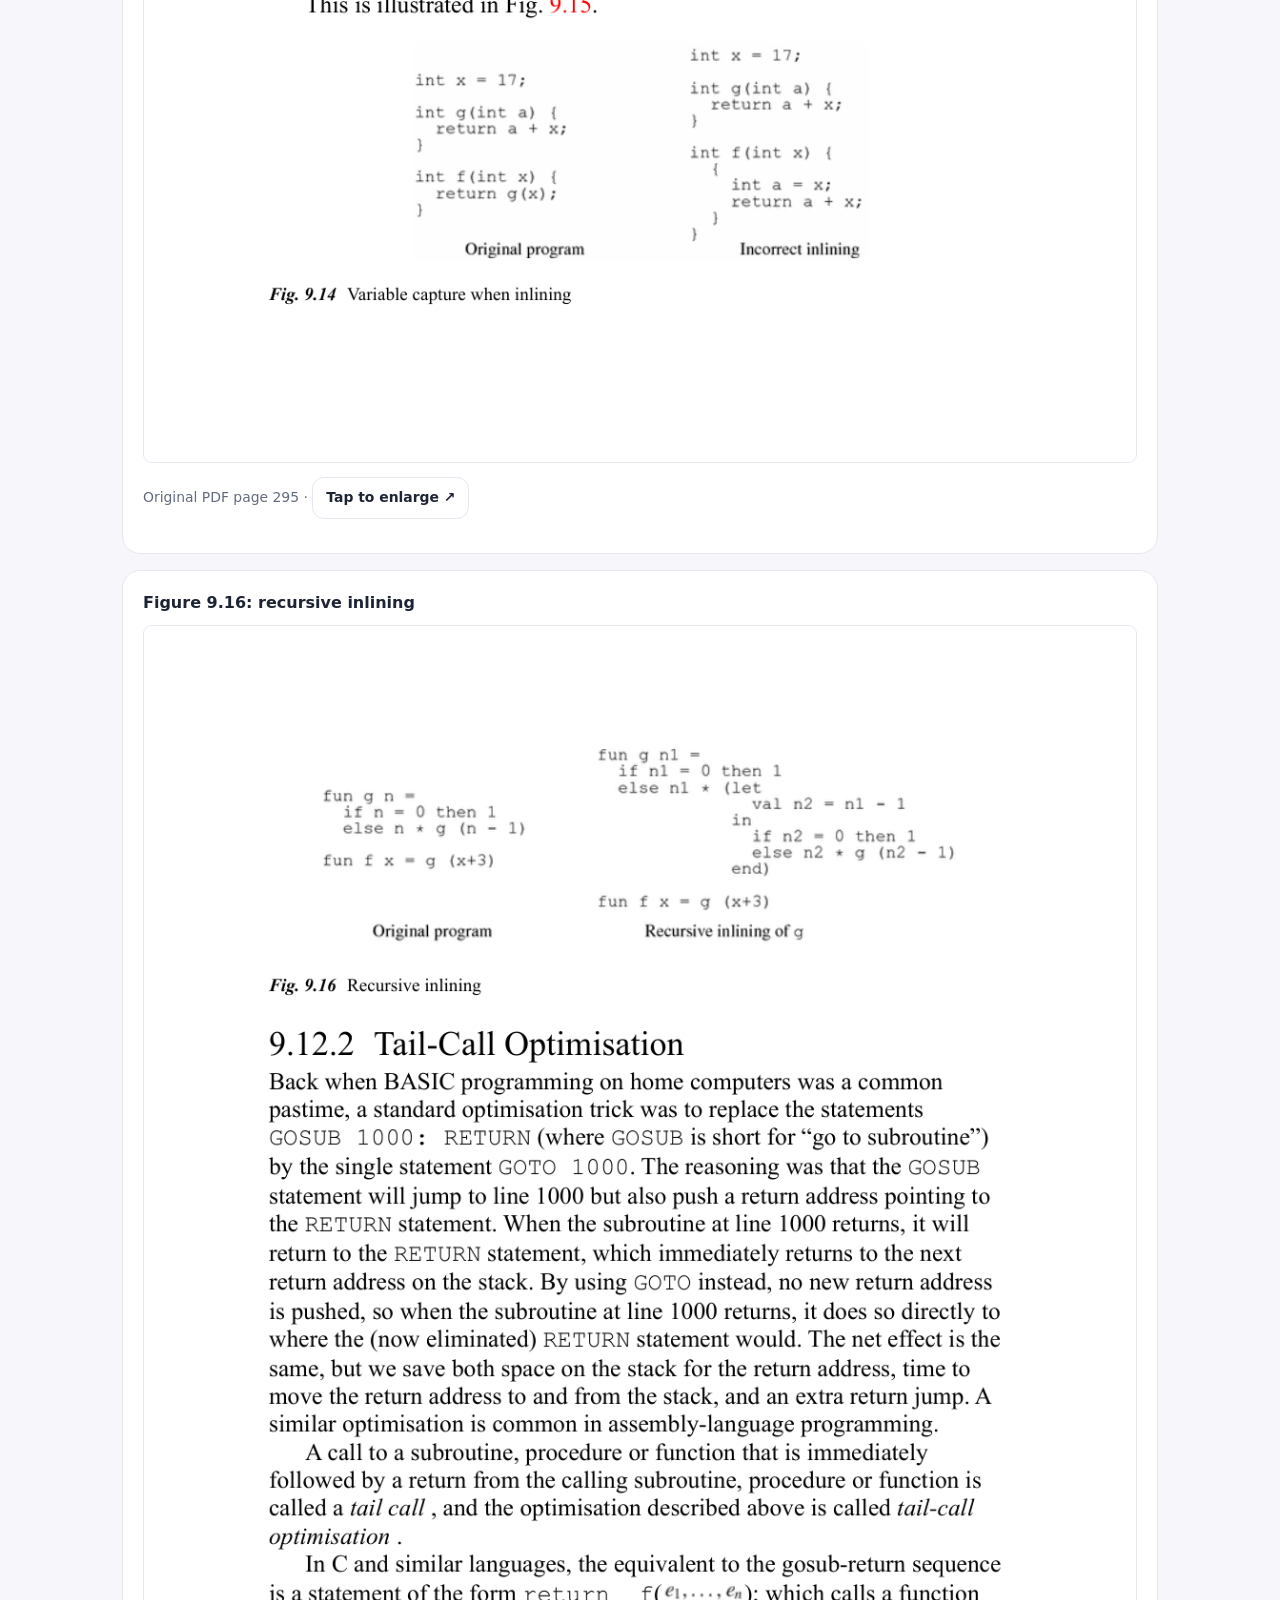
<file: chapter9.html>
<!doctype html><html lang="en"><head><meta charset="utf-8"><meta name="viewport" content="width=device-width,initial-scale=1"><meta name="theme-color" content="#6c52cd"><meta name="description" content="Interactive Compiler Construction Chapter 9 study guide"><title>Chapter 9 — Functions & Activation Records | CompilerLab</title><link rel="stylesheet" href="style.css"></head><body data-chapter="9"><script src="data.js"></script><script src="app.js"></script></body></html>
</file>
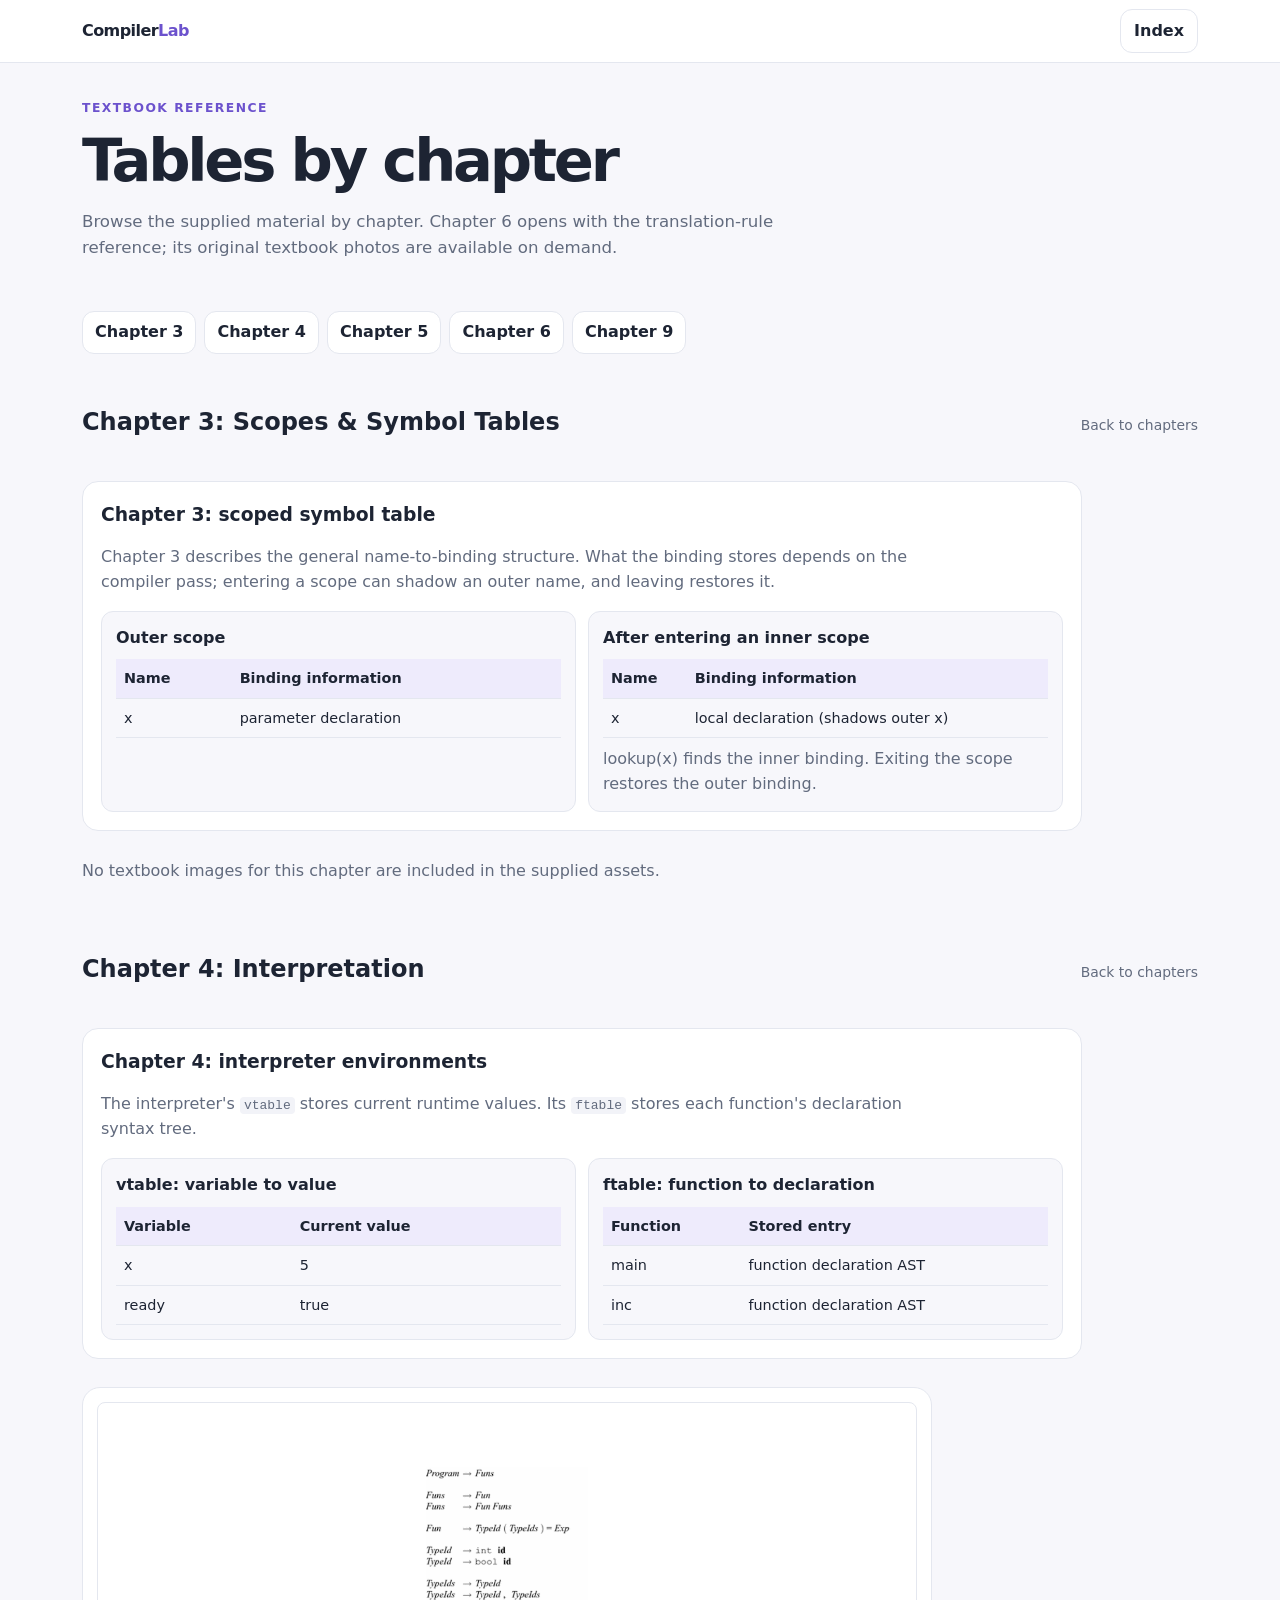
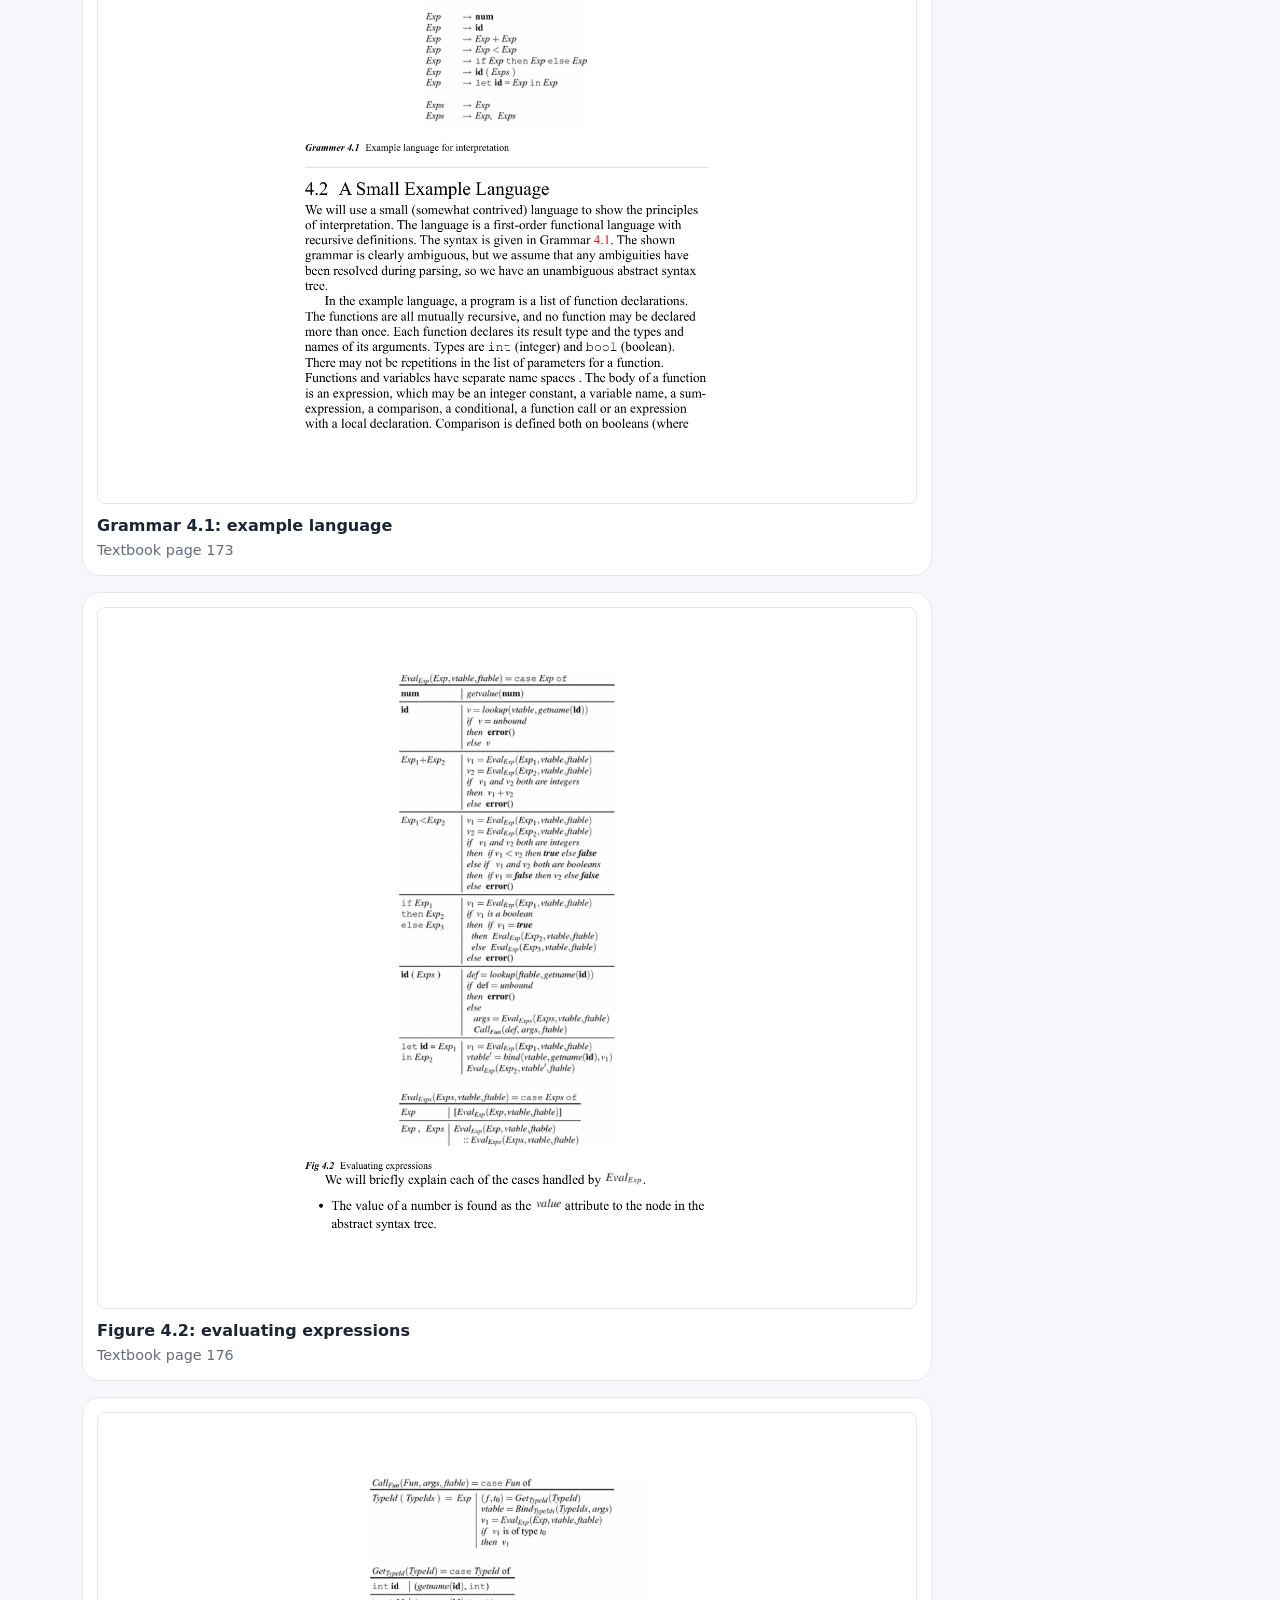
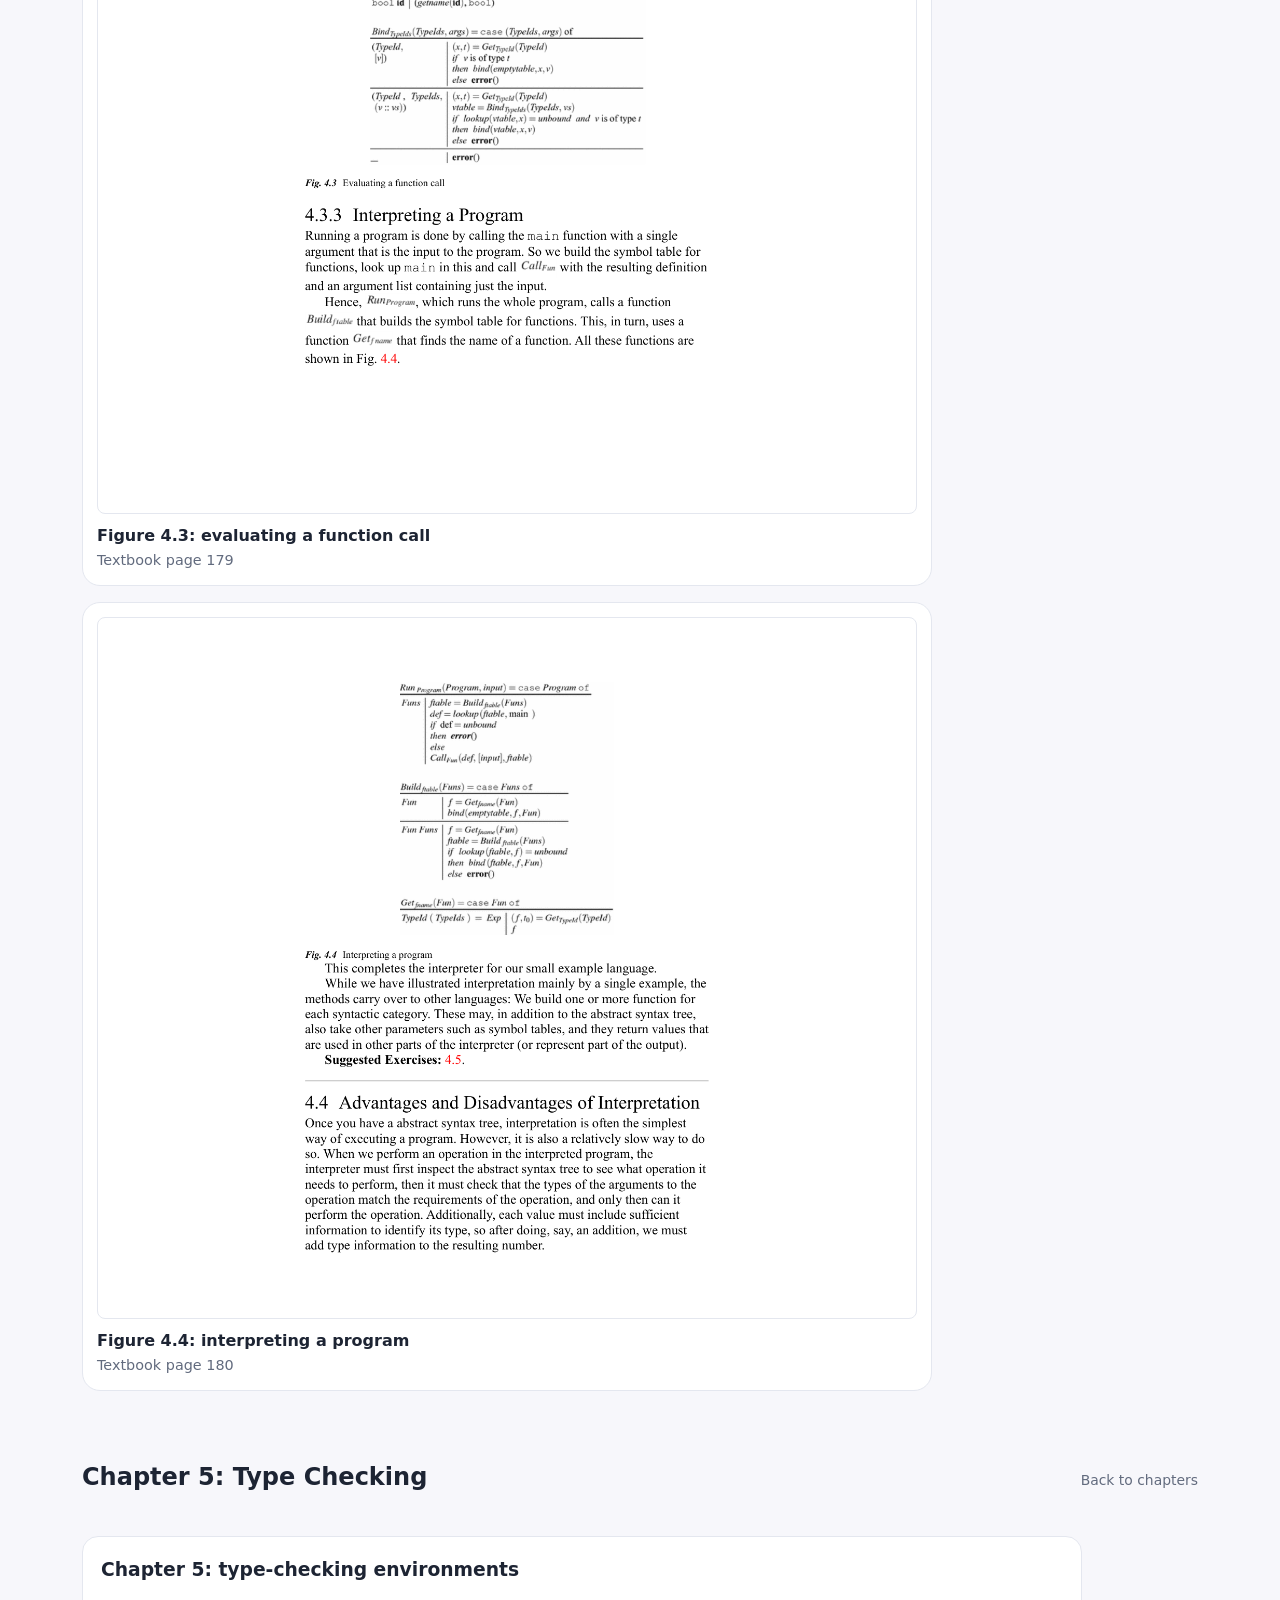
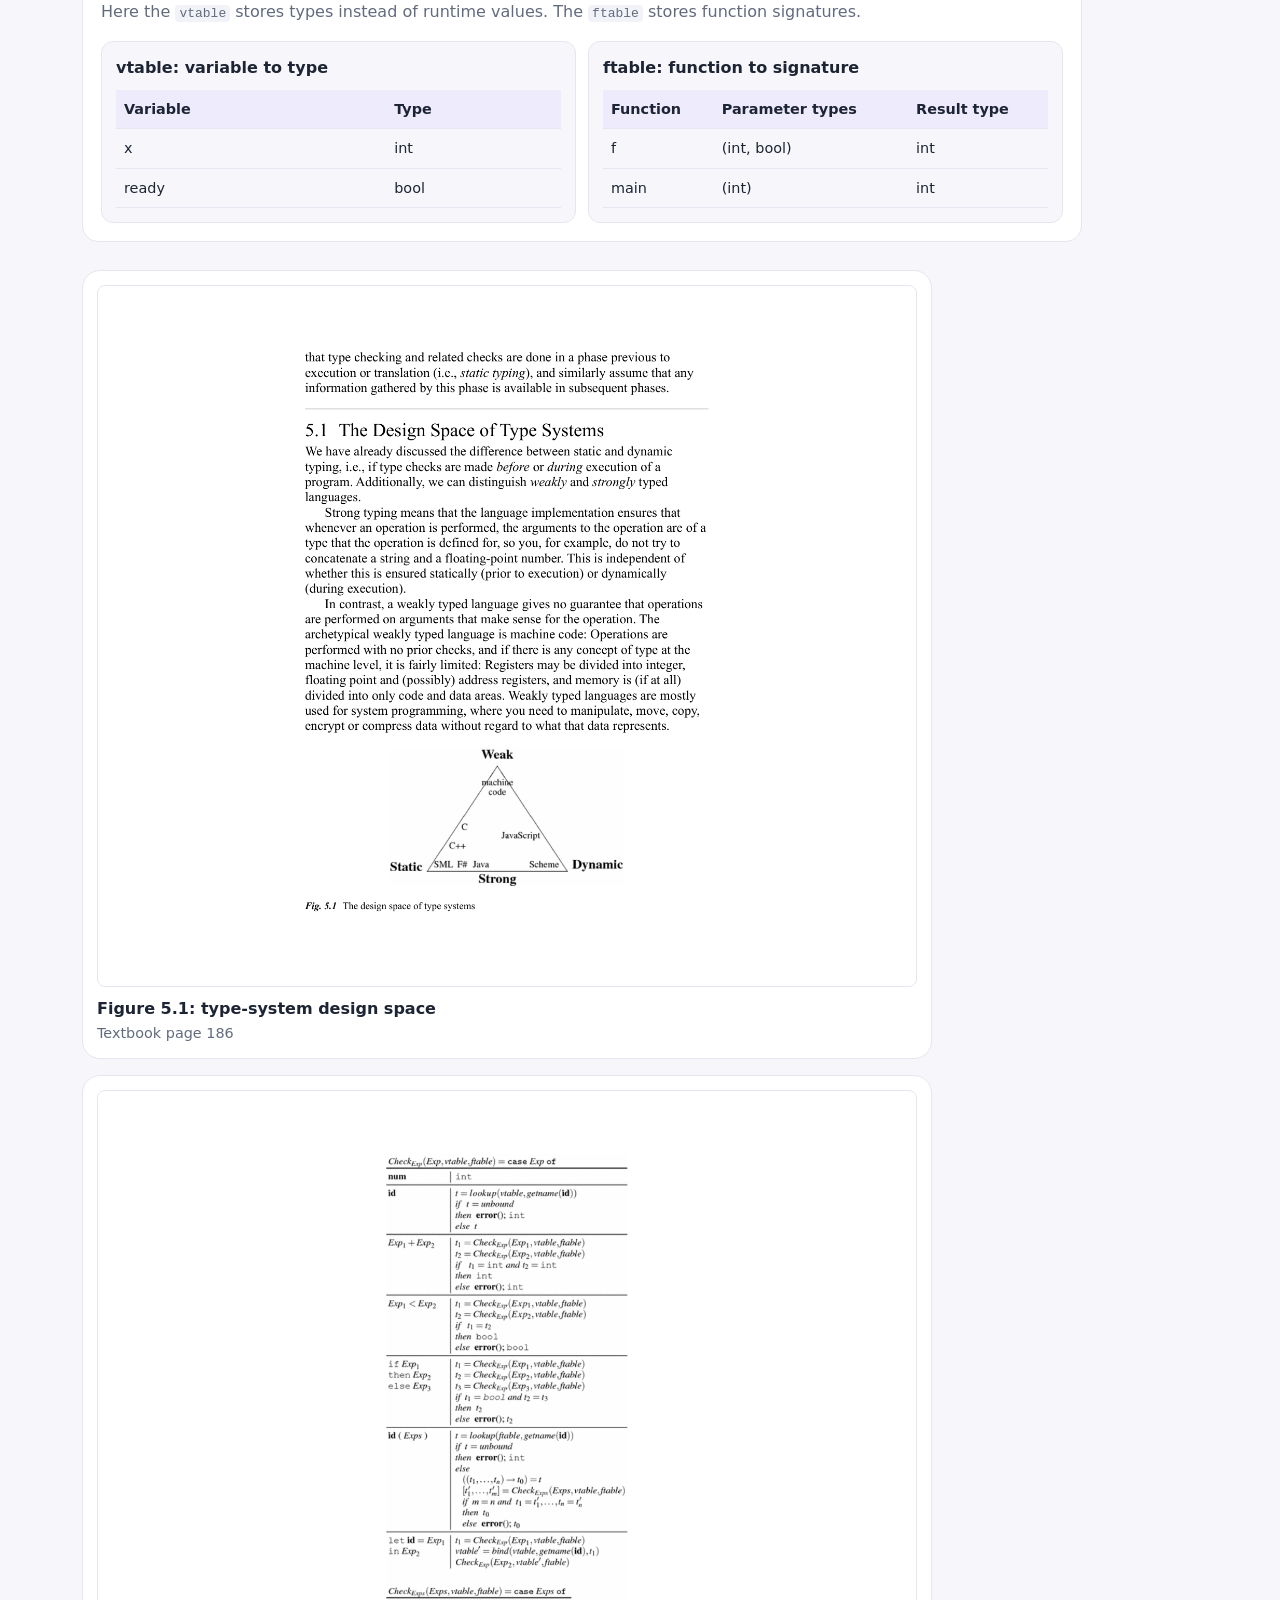
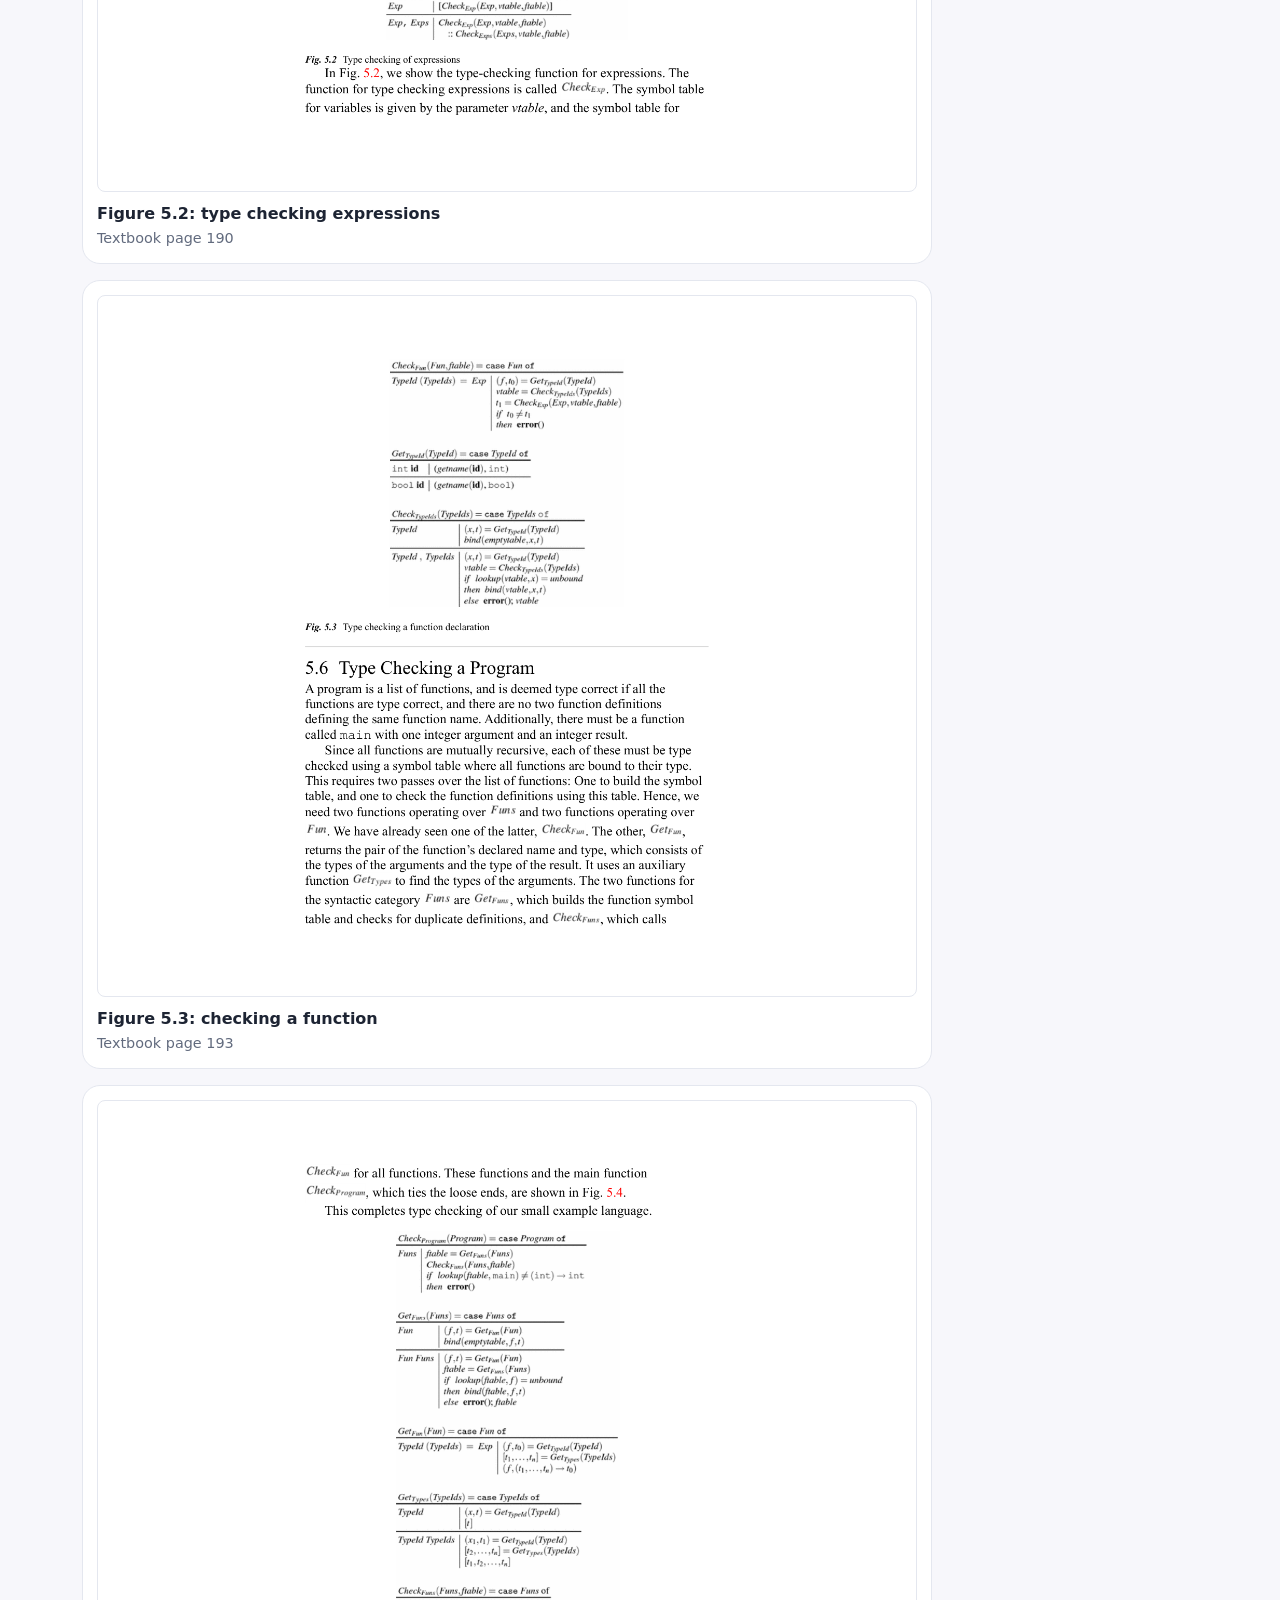
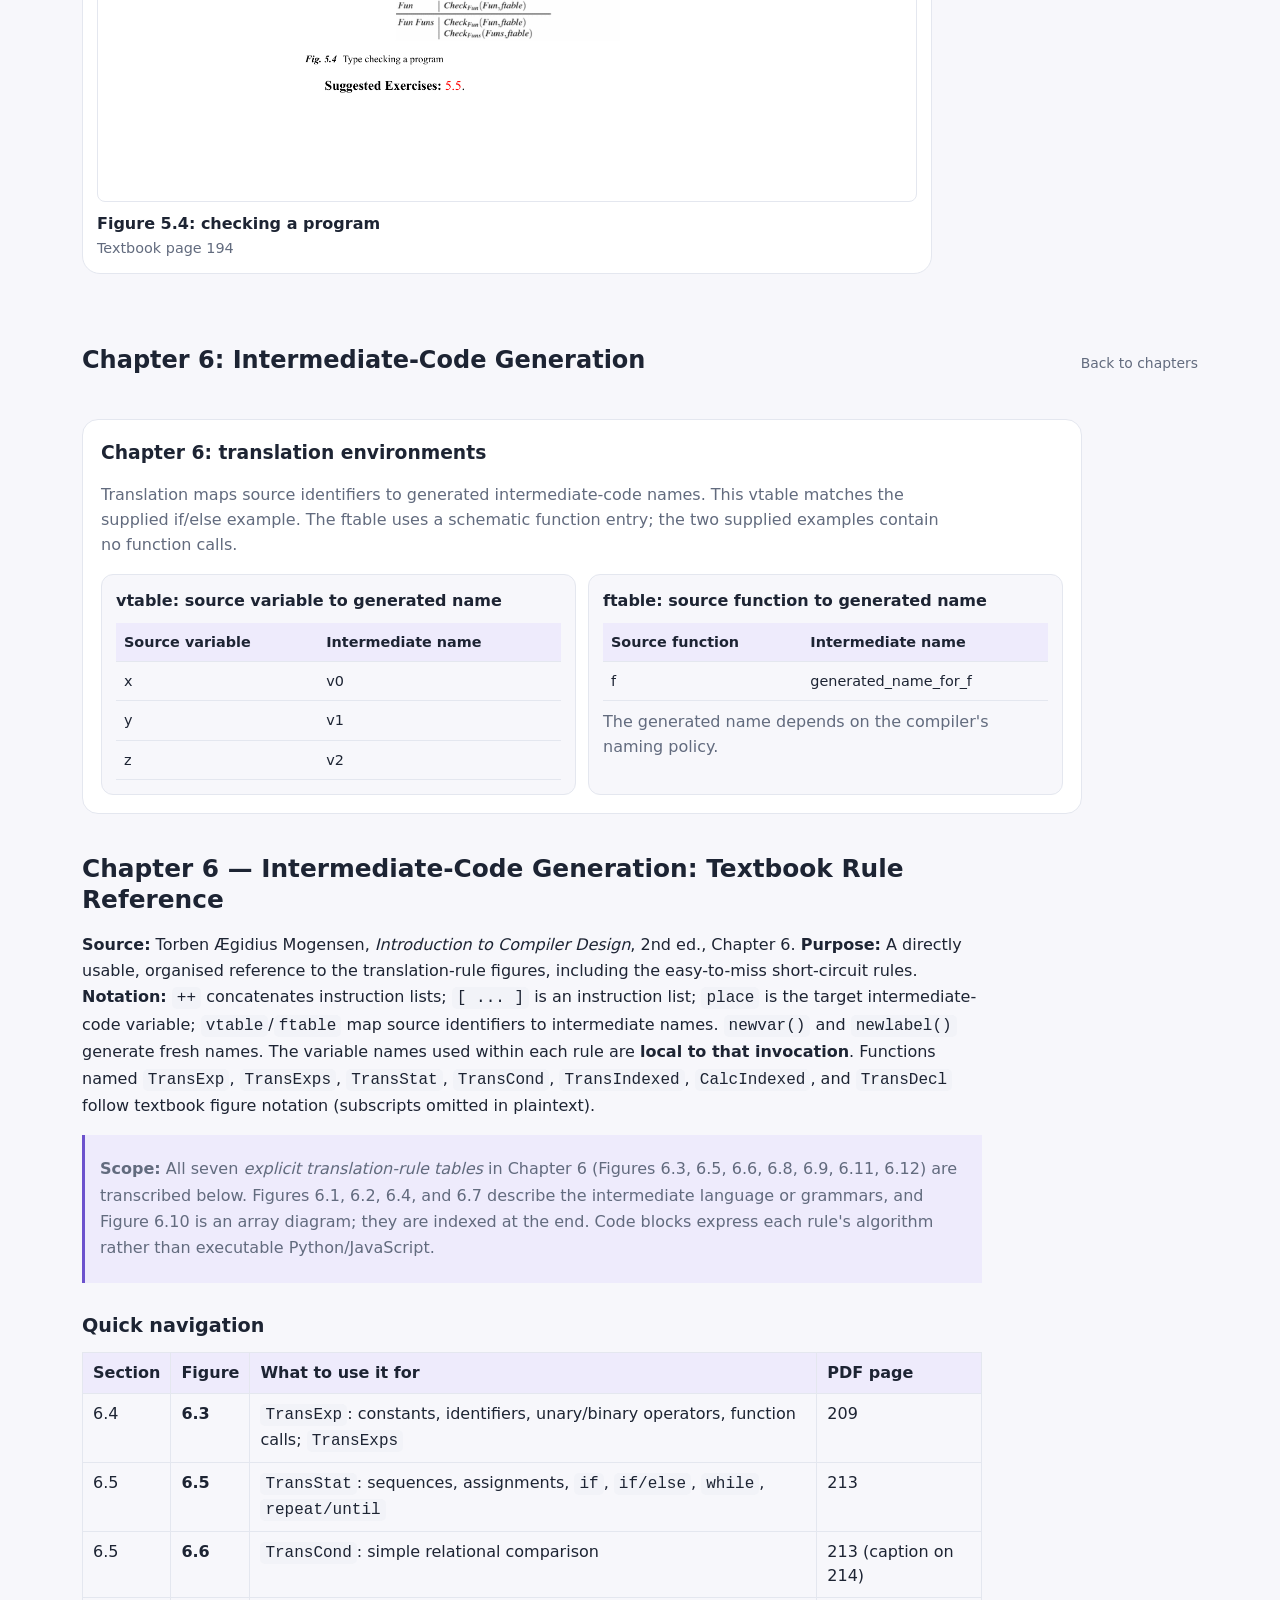
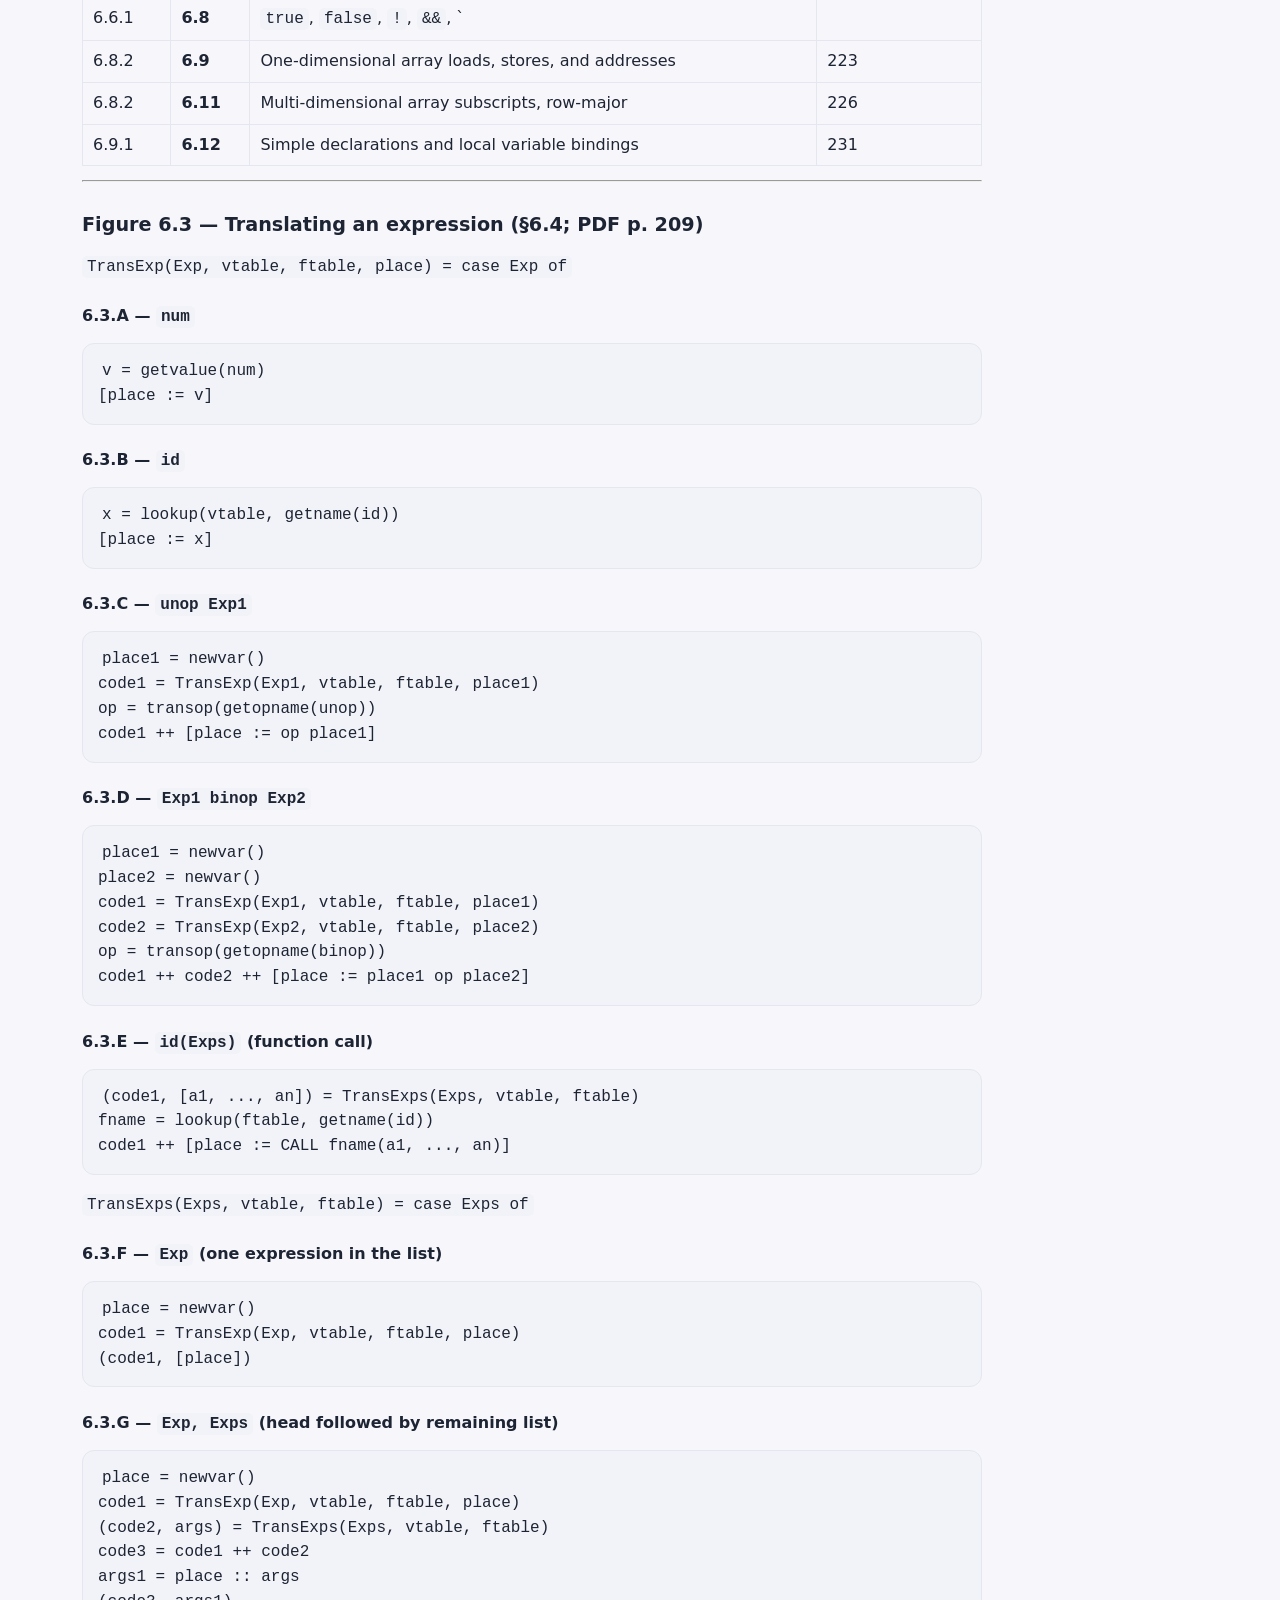
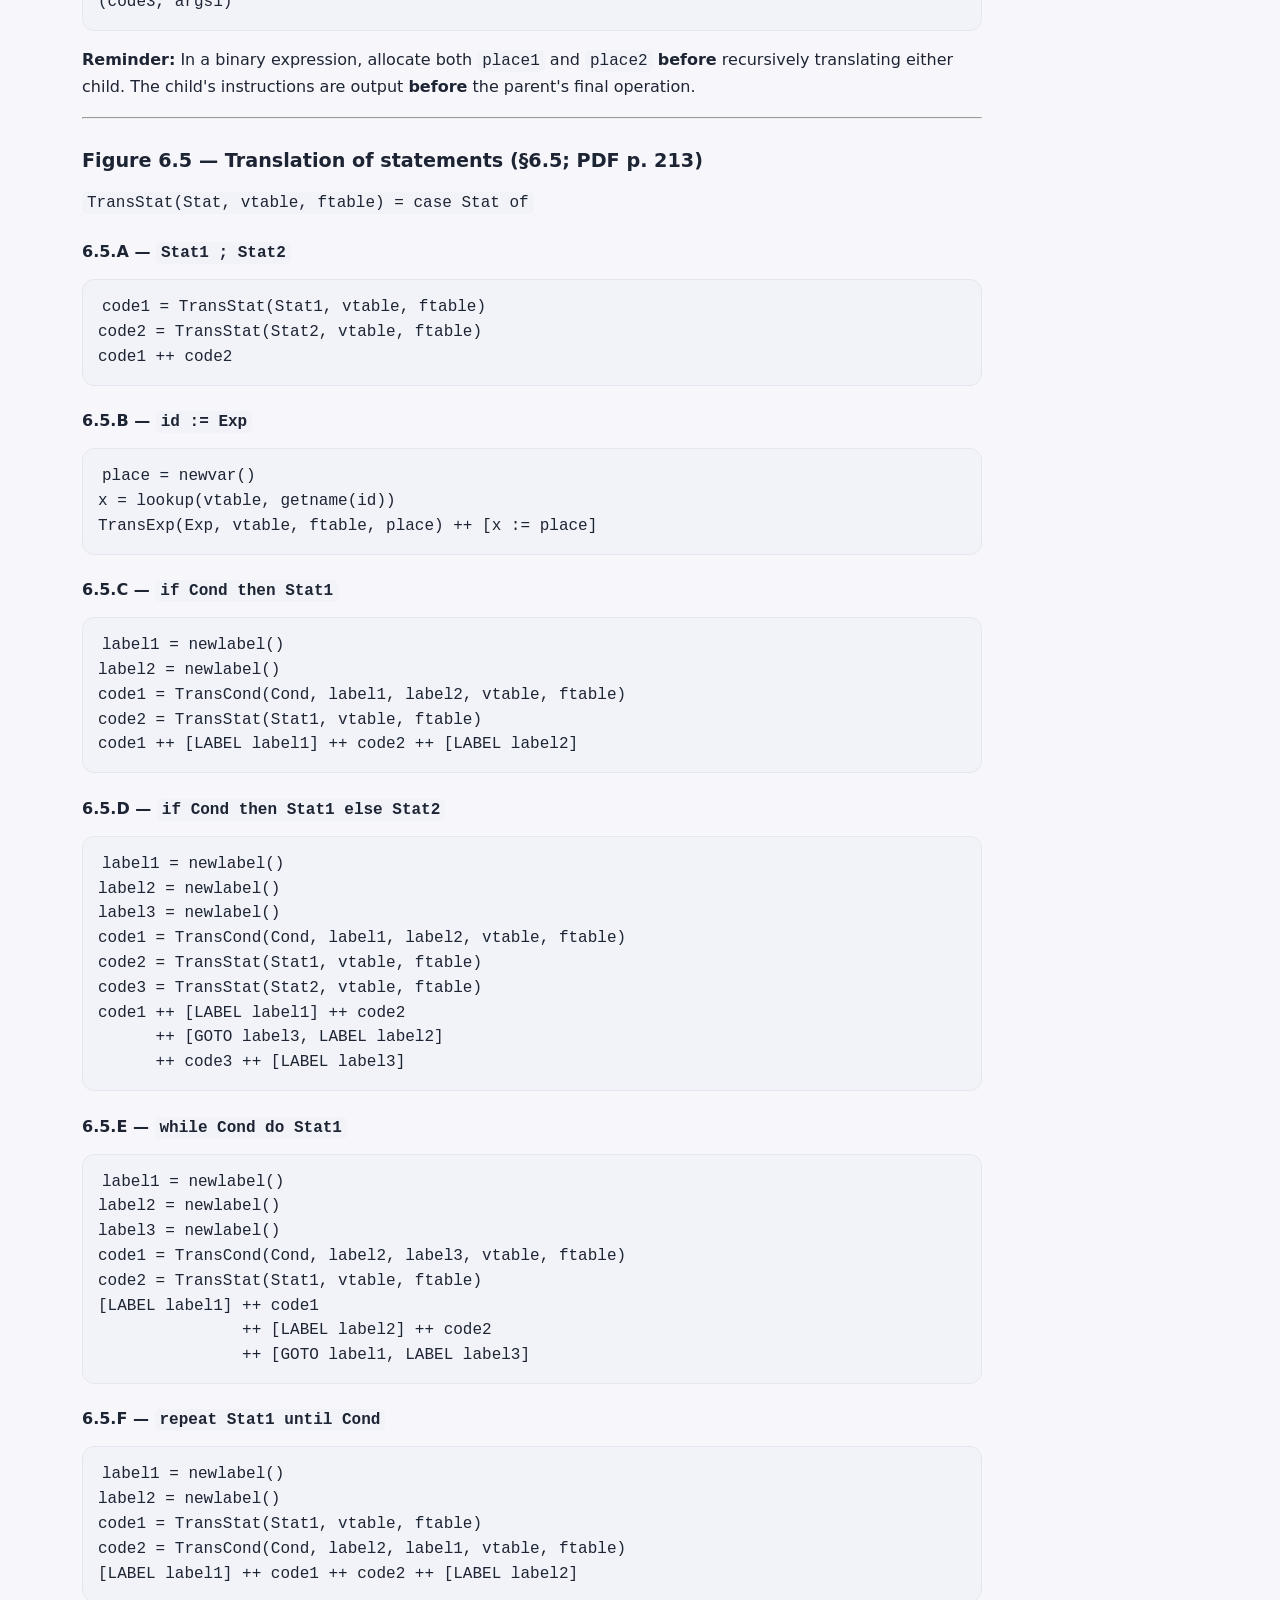
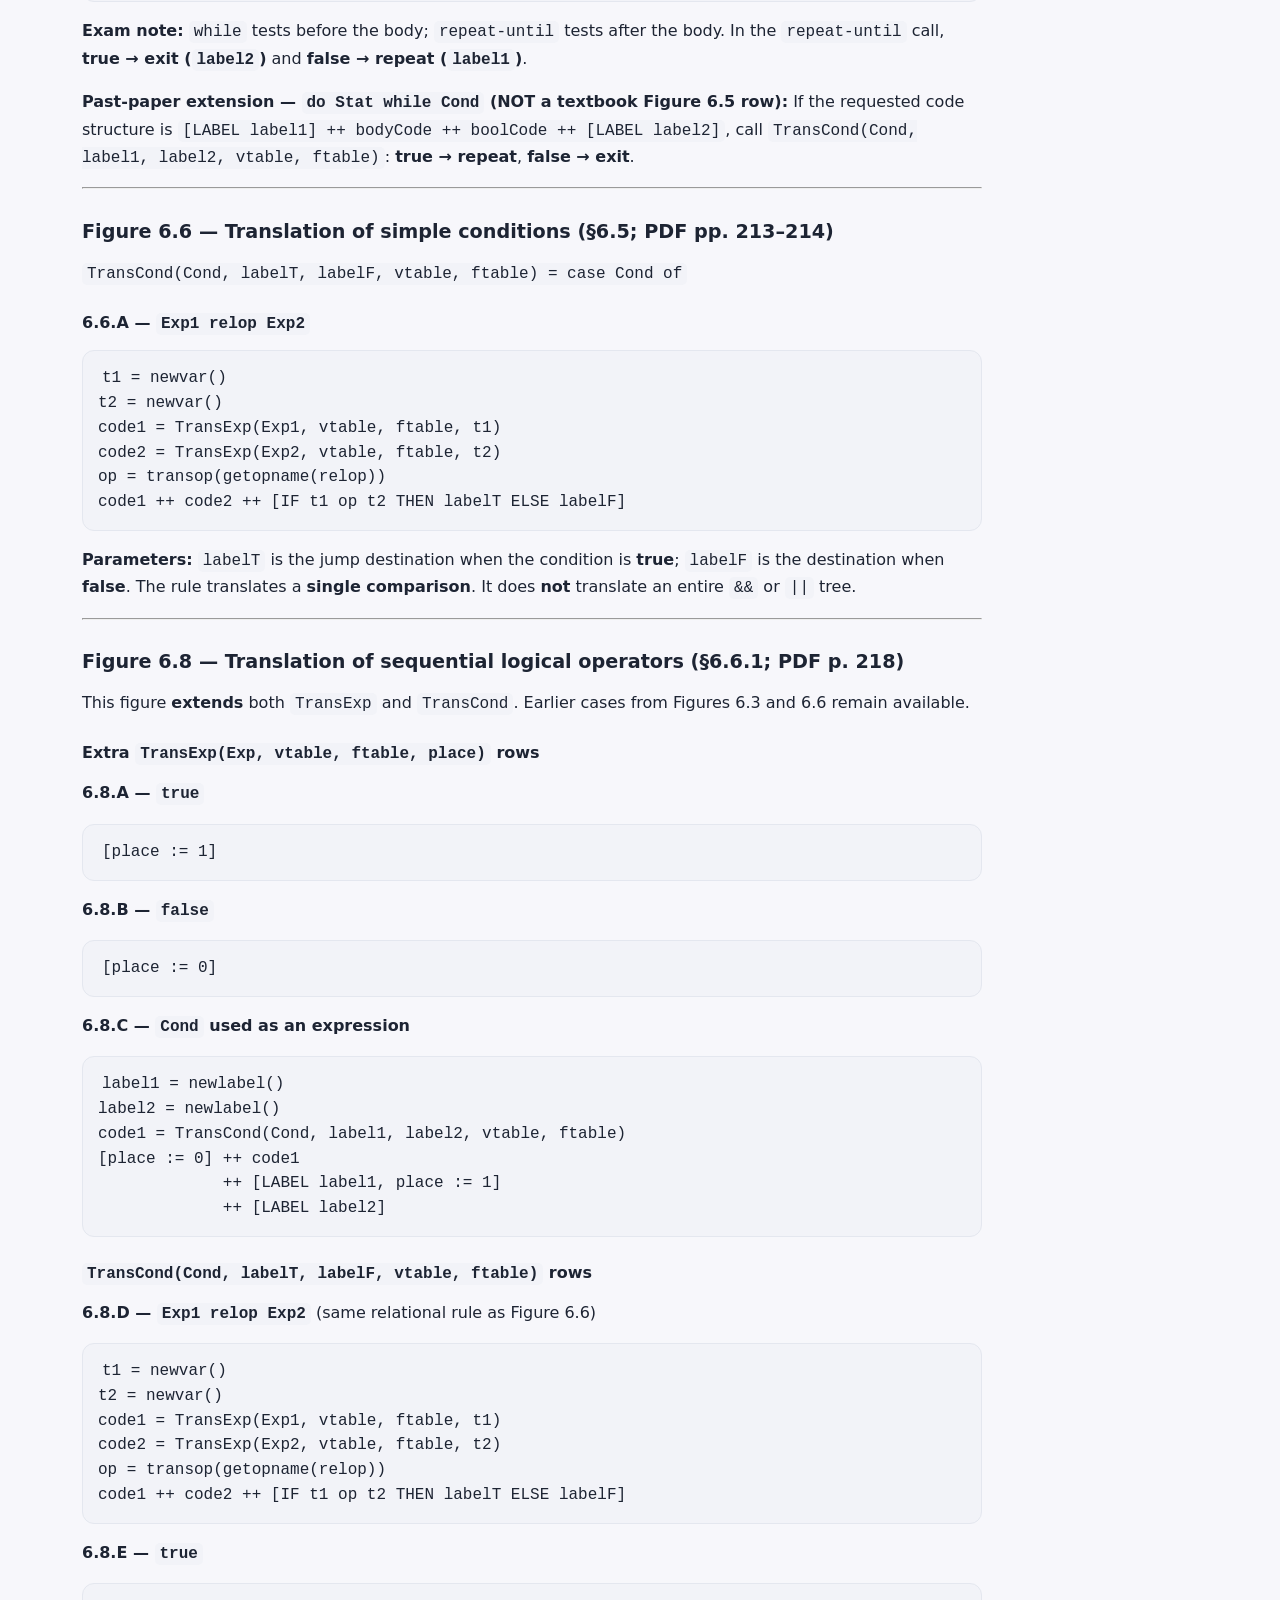
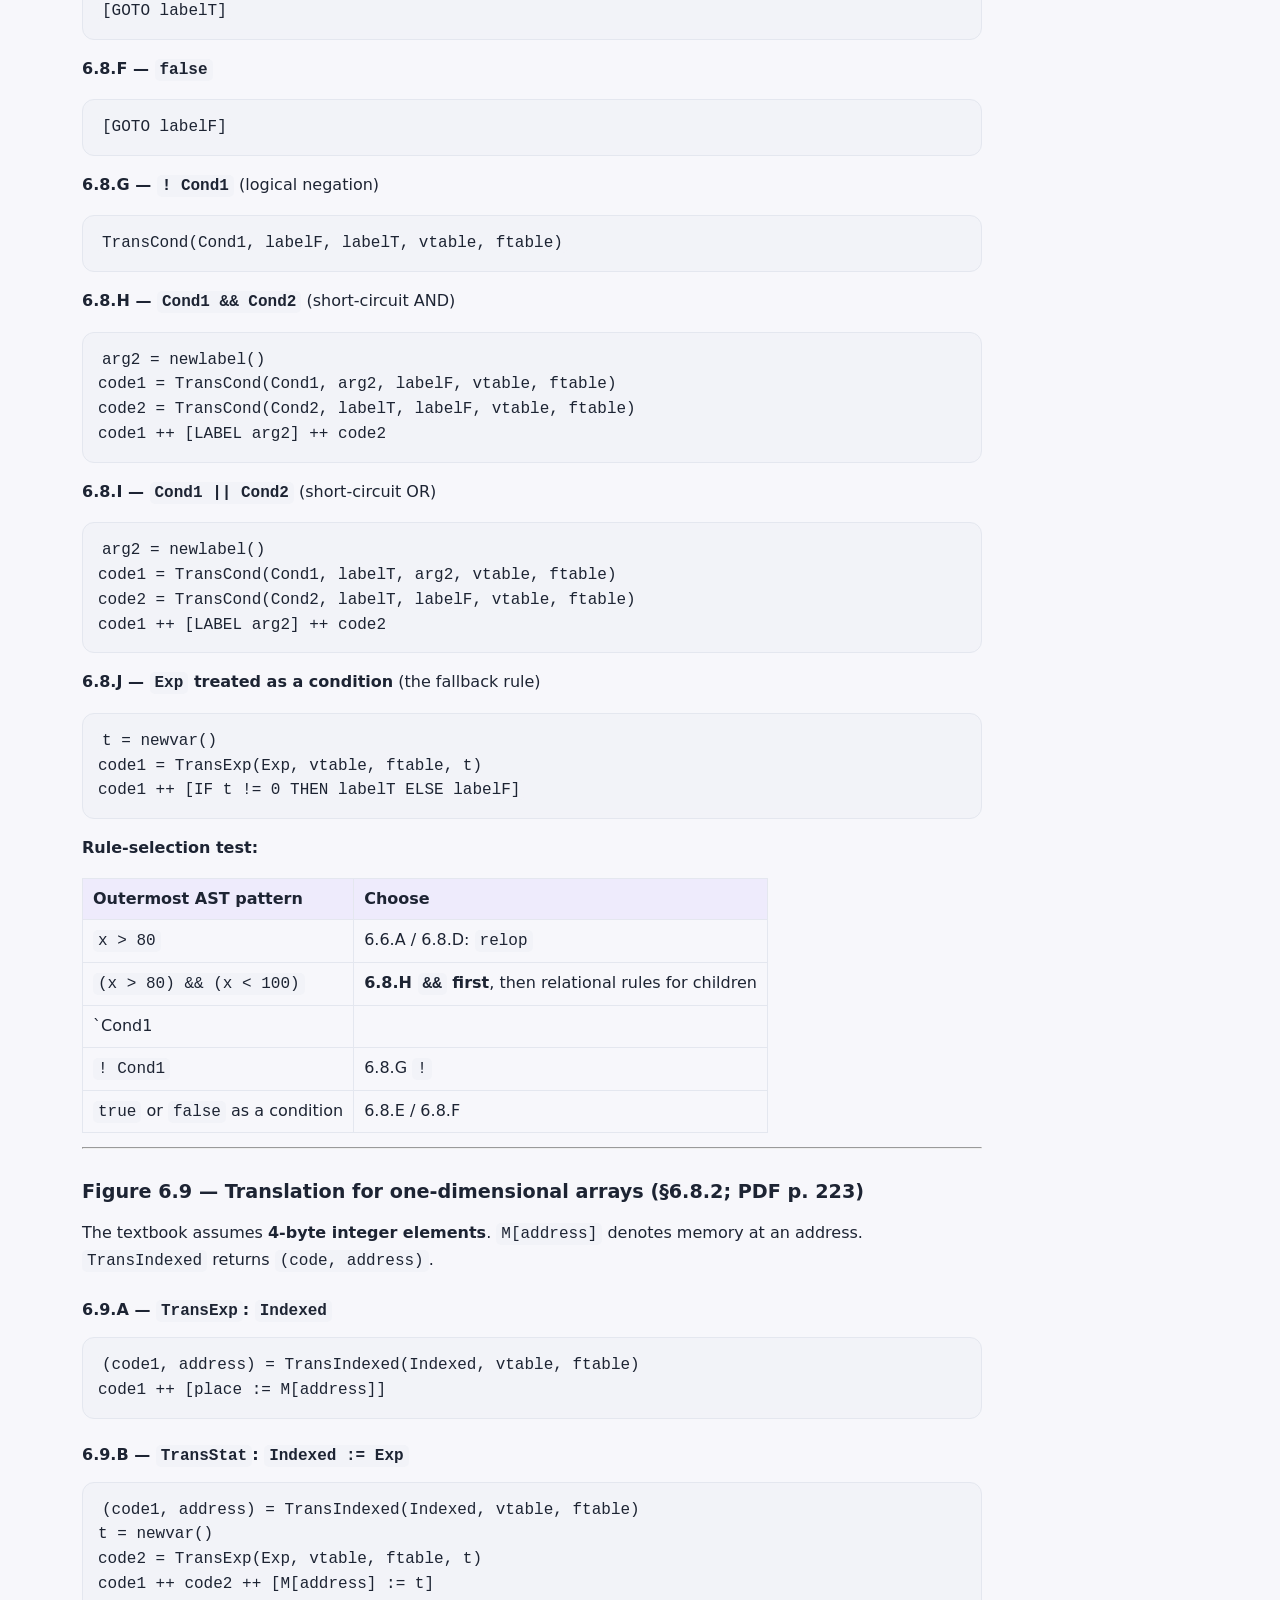
<file: tables.html>
<!doctype html>
<html lang="en">
<head>
  <meta charset="utf-8">
  <meta name="viewport" content="width=device-width, initial-scale=1">
  <meta name="theme-color" content="#6c52cd">
  <meta name="description" content="Compiler construction textbook references grouped by chapter, including Chapter 6 translation rules.">
  <title>Textbook Tables by Chapter | CompilerLab</title>
  <link rel="stylesheet" href="style.css">
  <style>
    .chapter-links{display:flex;flex-wrap:wrap;gap:8px;margin:18px 0 28px}
    .chapter-links a{border:1px solid var(--line);background:var(--paper);border-radius:12px;padding:8px 12px;font-weight:700}
    .chapter-links a:hover,.chapter-links a:focus-visible{border-color:var(--accent);color:var(--accent)}
    .chapter-section{scroll-margin-top:84px;margin:30px 0 48px}
    .image-grid{display:grid;grid-template-columns:1fr;gap:16px}
    .book-image{width:100%;max-width:850px;margin:0;padding:14px;align-self:start}
    .book-image img{display:block;width:100%;height:auto;max-height:78vh;object-fit:contain;background:#fff;border:1px solid var(--line);border-radius:8px}
    .book-image figcaption{padding-top:10px;font-weight:700}
    .page-number{display:block;color:var(--muted);font-size:.9rem;font-weight:500}
    .empty-note{color:var(--muted)}
    .environment-reference{max-width:1000px;margin:20px 0 28px;padding:18px;border:1px solid var(--line);border-radius:16px;background:#fff}
    .environment-reference h3{margin:0 0 8px}
    .environment-reference>p{color:var(--muted);max-width:850px}
    .environment-grid{display:grid;grid-template-columns:repeat(auto-fit,minmax(min(100%,300px),1fr));gap:12px;margin-top:14px}
    .environment-card{min-width:0;padding:14px;border:1px solid var(--line);border-radius:12px;background:var(--bg)}
    .environment-card h4{margin:0 0 9px}
    .environment-card table{width:100%;border-collapse:collapse;font-size:.9rem}
    .environment-card th,.environment-card td{padding:8px;border-bottom:1px solid var(--line);text-align:left;vertical-align:top}
    .environment-card th{background:var(--soft)}
    .environment-card p{margin:9px 0 0;color:var(--muted)}
    .markdown-reference{max-width:900px}
    .markdown-reference h2,.markdown-reference h3,.markdown-reference h4{margin:1.6em 0 .55em;line-height:1.25}
    .markdown-reference h2{font-size:1.55rem}
    .markdown-reference h3{font-size:1.2rem}
    .markdown-reference p,.markdown-reference li{line-height:1.65}
    .markdown-reference pre{overflow:auto;padding:15px;border:1px solid var(--line);border-radius:12px;background:#f2f3f8;line-height:1.55}
    .markdown-reference code{font-family:ui-monospace,Consolas,monospace}
    .markdown-reference :not(pre)>code{padding:2px 5px;border-radius:5px;background:#f2f3f8}
    .markdown-reference blockquote{margin:14px 0;padding:5px 15px;border-left:3px solid var(--accent);color:var(--muted);background:var(--soft)}
    .markdown-reference table{display:block;overflow-x:auto;border-collapse:collapse;width:100%;margin:14px 0}
    .markdown-reference th,.markdown-reference td{border:1px solid var(--line);padding:8px 10px;text-align:left;vertical-align:top}
    .markdown-reference th{background:var(--soft)}
    .photo-option{margin:22px 0}
    .photo-option summary{display:inline-flex;cursor:pointer;border:1px solid var(--line);border-radius:12px;padding:9px 13px;background:var(--paper);font-weight:700}
    .photo-option[open] summary{margin-bottom:14px}
  </style>
</head>
<body>
  <header class="top"><div class="shell topin"><a class="brand" href="index.html">Compiler<span>Lab</span></a><div class="topright"><a class="iconbtn" href="index.html">Index</a></div></div></header>
  <main class="shell">
    <section class="hero"><div class="eyebrow">Textbook reference</div><h1>Tables by chapter</h1><p class="subtitle">Browse the supplied material by chapter. Chapter 6 opens with the translation-rule reference; its original textbook photos are available on demand.</p></section>
    <nav class="chapter-links" id="chapterLinks" aria-label="Jump to chapter"></nav>
    <div id="chapterImages"></div>
  </main>
  <script src="data.js"></script>
  <script src="assets/chapter6-reference.js"></script>
  <script src="tables.js"></script>
</body>
</html>
</file>
<file: style.css>
:root{color-scheme:light;--bg:#f7f7fb;--fg:#1d2433;--muted:#626b7e;--paper:#fff;--line:#e4e7ef;--accent:#6c52cd;--soft:#eeebfc;--ok:#137f68;--bad:#b73b4a;--mono:#f2f3f8}*{box-sizing:border-box}html{scroll-behavior:smooth}body{margin:0;font-family:Inter,ui-sans-serif,system-ui,-apple-system,Segoe UI,sans-serif;background:var(--bg);color:var(--fg);line-height:1.55}a{color:inherit;text-decoration:none}button,input{font:inherit}button{cursor:pointer}button:disabled{opacity:.42;cursor:default}.shell{max-width:1150px;margin:auto;padding:0 17px}.top{position:sticky;top:0;z-index:20;background:var(--paper);border-bottom:1px solid var(--line)}.topin{min-height:62px;display:flex;gap:12px;align-items:center;justify-content:space-between}.brand{font-weight:850;letter-spacing:-.035em}.brand span{color:var(--accent)}.topright{display:flex;gap:9px;align-items:center}.iconbtn,.btn{display:inline-flex;align-items:center;gap:7px;border:1px solid var(--line);background:var(--paper);border-radius:12px;padding:9px 13px;color:var(--fg);font-weight:650}.btn.primary{background:var(--accent);color:var(--paper);border-color:var(--accent)}.hero{padding:36px 0 16px}.eyebrow{color:var(--accent);font-size:.77rem;text-transform:uppercase;letter-spacing:.12em;font-weight:800}.hero h1{font-size:clamp(2rem,6vw,3.7rem);line-height:1.07;letter-spacing:-.055em;margin:11px 0}.subtitle{color:var(--muted);max-width:710px;font-size:1.04rem}.grid{display:grid;grid-template-columns:repeat(auto-fit,minmax(235px,1fr));gap:14px}.card,.panel{border:1px solid var(--line);background:var(--paper);border-radius:18px;padding:20px;min-width:0}.chapcard{display:flex;flex-direction:column;gap:12px;transition:transform .18s,border-color .18s}.chapcard:hover{transform:translateY(-3px);border-color:var(--accent)}.number{background:var(--soft);color:var(--accent);border-radius:11px;padding:5px 10px;font-weight:850;display:inline-block}.chapcard h3{margin:0;font-size:1.23rem}.chapcard p{color:var(--muted);margin:0;flex:1}.meta{display:flex;justify-content:space-between;align-items:center;color:var(--muted);font-size:.85rem}.section{margin:23px 0}.section h2{font-size:1.3rem;letter-spacing:-.025em;margin:0 0 12px}.tabs{display:flex;gap:7px;overflow-x:auto;padding:5px 0 12px;scrollbar-width:thin}.tab{white-space:nowrap;background:var(--paper);border:1px solid var(--line);border-radius:999px;padding:9px 15px;color:var(--muted);font-weight:750}.tab.active{color:var(--accent);background:var(--soft);border-color:var(--accent)}.layout{display:grid;grid-template-columns:minmax(0,1fr) 310px;gap:16px}.stack{display:grid;gap:14px}.concept{padding:17px 20px}.concept h3{margin:0 0 6px;font-size:1.08rem}.concept p{margin:0;color:var(--muted)}.tag{font-size:.77rem;color:var(--accent);font-weight:800;letter-spacing:.04em}.small{color:var(--muted);font-size:.87rem}.figure img{width:100%;height:auto;border-radius:9px;border:1px solid var(--line);display:block;background:white}.figure h3{font-size:1rem;margin:0 0 10px}.figure{margin-bottom:15px}.rules{display:grid;gap:9px}.rule{display:grid;grid-template-columns:115px 1fr;gap:10px;width:100%;text-align:left;border:1px solid var(--line);background:var(--paper);color:var(--fg);padding:13px;border-radius:12px}.rule.active{border:2px solid var(--accent);background:var(--soft);padding:12px}.rule strong{color:var(--accent)}.rule code,.mono,pre{font-family:ui-monospace,SFMono-Regular,Consolas,monospace}code{background:var(--mono);padding:1px 4px;border-radius:4px;overflow-wrap:anywhere}.rule p{margin:2px 0;font-size:.87rem}.rule p:last-child{color:var(--muted)}.tracehead{display:flex;gap:12px;justify-content:space-between;align-items:start;flex-wrap:wrap}.tracehead select{max-width:100%;background:var(--paper);border:1px solid var(--line);border-radius:11px;color:var(--fg);padding:11px;flex:1;min-width:185px}.tracebox{background:var(--soft);border:1px solid var(--line);border-radius:14px;padding:18px;margin:15px 0}.tracebox h3{margin:0 0 4px;font-size:1rem}.tracecode{font-size:.88rem;overflow-wrap:anywhere;color:var(--muted)}.bigcode{font-size:1.15rem;font-weight:750;white-space:pre-wrap;overflow-wrap:anywhere}.tracegrid{display:grid;grid-template-columns:repeat(2,minmax(0,1fr));gap:10px;margin:12px 0}.fact{background:var(--paper);border:1px solid var(--line);padding:12px;border-radius:11px;min-width:0}.fact b{display:block;color:var(--accent);font-size:.72rem;letter-spacing:.05em;margin-bottom:5px}.fact div{overflow-wrap:anywhere;font-size:.88rem}.stepbar{display:flex;gap:4px;margin:14px 0}.dot{flex:1;height:7px;border:0;background:var(--line);border-radius:20px;padding:0}.dot.done{background:var(--accent)}.dot.now{background:var(--ok)}.controls{display:flex;justify-content:space-between;gap:10px}.quiz{display:grid;gap:15px}.question{padding:16px;border:1px solid var(--line);border-radius:13px}.question h3{font-size:1rem;margin:0 0 10px}.option{display:block;padding:9px;border:1px solid var(--line);margin:5px 0;border-radius:9px;cursor:pointer}.option:has(input:checked){background:var(--soft);border-color:var(--accent)}.feedback{font-size:.89rem;margin-top:8px;color:var(--muted)}.fine{border-top:1px solid var(--line);margin-top:40px;padding:23px 0 38px;color:var(--muted);font-size:.83rem}.sourcebar{position:sticky;top:62px;z-index:12;display:flex;gap:7px;overflow:auto;background:var(--bg);padding:10px 0}.sourcebar a{white-space:nowrap;border:1px solid var(--line);border-radius:9px;background:var(--paper);font-size:.8rem;padding:6px 9px}.zoom{position:fixed;inset:0;background:#0a0c13ed;z-index:100;overflow:auto;padding:12px}.zoom figure{margin:0 auto;max-width:1050px}.zoom img{width:100%;height:auto;display:block}.zoom button{position:sticky;top:5px;float:right;z-index:1}.hidden{display:none!important}.search{border:1px solid var(--line);background:var(--paper);color:var(--fg);padding:12px 14px;border-radius:12px;width:100%}.two{display:grid;grid-template-columns:1fr 1fr;gap:12px}.sticky{position:sticky;top:115px;align-self:start}.rule-focus{border-left:3px solid var(--accent);padding:12px;background:var(--soft);border-radius:10px}.footnav{display:flex;justify-content:space-between;gap:8px;margin:20px 0}.callout{background:var(--soft);padding:13px;border-radius:12px;border-left:3px solid var(--accent)}.index-sub{margin:30px 0}.row{display:flex;align-items:center;justify-content:space-between;gap:8px}.progress{height:6px;border-radius:10px;background:var(--line);overflow:hidden}.progress>div{height:100%;background:var(--accent)}@media(max-width:800px){.layout{display:block}.sticky{position:static}.tracegrid{grid-template-columns:1fr}.rule{grid-template-columns:82px 1fr}.hero{padding-top:25px}.panel,.card{padding:16px}.two{grid-template-columns:1fr}.topin{min-height:56px}.sourcebar{top:56px}.figure img{max-height:none}}@media(min-width:801px){.appcols{display:grid;grid-template-columns:minmax(0,1fr) 320px;gap:20px}.sidepanel{max-height:calc(100vh - 130px);overflow:auto}}@media(prefers-reduced-motion:reduce){html{scroll-behavior:auto}.chapcard{transition:none}}
</file>
